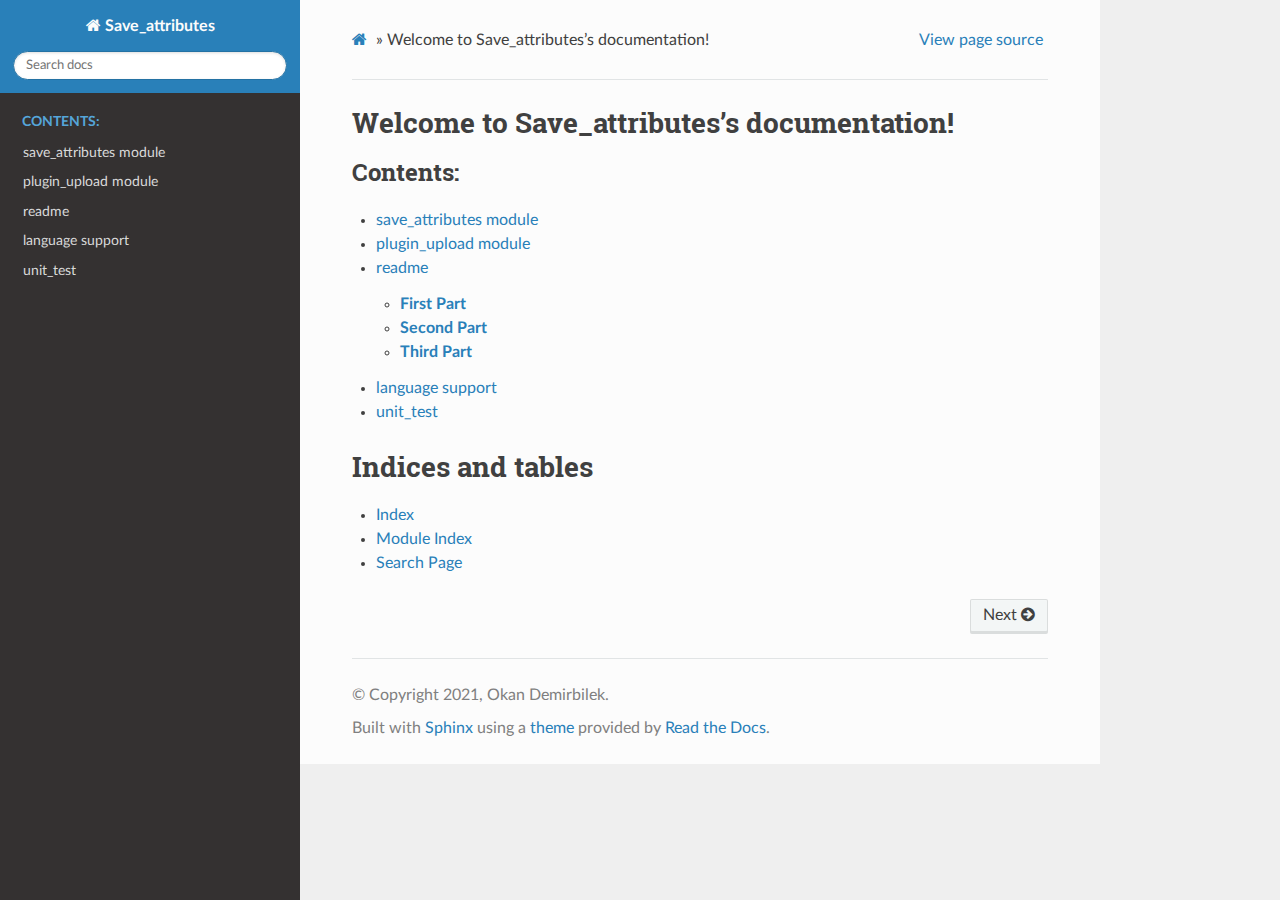
<file: index.html>
<!DOCTYPE html>
<html class="writer-html5" lang="en" >
<head>
  <meta charset="utf-8" />
  
  <meta name="viewport" content="width=device-width, initial-scale=1.0" />
  
  <title>Welcome to Save_attributes’s documentation! &mdash; Save_attributes 1.0.0 documentation</title>
  

  
  <link rel="stylesheet" href="_static/css/theme.css" type="text/css" />
  <link rel="stylesheet" href="_static/pygments.css" type="text/css" />

  
  

  
  

  

  
  <!--[if lt IE 9]>
    <script src="_static/js/html5shiv.min.js"></script>
  <![endif]-->
  
    
      <script type="text/javascript" id="documentation_options" data-url_root="./" src="_static/documentation_options.js"></script>
        <script src="_static/jquery.js"></script>
        <script src="_static/underscore.js"></script>
        <script src="_static/doctools.js"></script>
    
    <script type="text/javascript" src="_static/js/theme.js"></script>

    
    <link rel="index" title="Index" href="genindex.html" />
    <link rel="search" title="Search" href="search.html" />
    <link rel="next" title="save_attributes module" href="docs/save_attributes.html" /> 
</head>

<body class="wy-body-for-nav">

   
  <div class="wy-grid-for-nav">
    
    <nav data-toggle="wy-nav-shift" class="wy-nav-side">
      <div class="wy-side-scroll">
        <div class="wy-side-nav-search" >
          

          
            <a href="#" class="icon icon-home"> Save_attributes
          

          
          </a>

          
            
            
          

          
<div role="search">
  <form id="rtd-search-form" class="wy-form" action="search.html" method="get">
    <input type="text" name="q" placeholder="Search docs" />
    <input type="hidden" name="check_keywords" value="yes" />
    <input type="hidden" name="area" value="default" />
  </form>
</div>

          
        </div>

        
        <div class="wy-menu wy-menu-vertical" data-spy="affix" role="navigation" aria-label="main navigation">
          
            
            
              
            
            
              <p class="caption"><span class="caption-text">Contents:</span></p>
<ul>
<li class="toctree-l1"><a class="reference internal" href="docs/save_attributes.html">save_attributes module</a></li>
<li class="toctree-l1"><a class="reference internal" href="docs/plugin_upload.html">plugin_upload module</a></li>
<li class="toctree-l1"><a class="reference internal" href="Readme.html">readme</a></li>
<li class="toctree-l1"><a class="reference internal" href="language.html">language support</a></li>
<li class="toctree-l1"><a class="reference internal" href="unit_test.html">unit_test</a></li>
</ul>

            
          
        </div>
        
      </div>
    </nav>

    <section data-toggle="wy-nav-shift" class="wy-nav-content-wrap">

      
      <nav class="wy-nav-top" aria-label="top navigation">
        
          <i data-toggle="wy-nav-top" class="fa fa-bars"></i>
          <a href="#">Save_attributes</a>
        
      </nav>


      <div class="wy-nav-content">
        
        <div class="rst-content">
        
          

















<div role="navigation" aria-label="breadcrumbs navigation">

  <ul class="wy-breadcrumbs">
    
      <li><a href="#" class="icon icon-home"></a> &raquo;</li>
        
      <li>Welcome to Save_attributes’s documentation!</li>
    
    
      <li class="wy-breadcrumbs-aside">
        
          
            <a href="_sources/index.rst.txt" rel="nofollow"> View page source</a>
          
        
      </li>
    
  </ul>

  
  <hr/>
</div>
          <div role="main" class="document" itemscope="itemscope" itemtype="http://schema.org/Article">
           <div itemprop="articleBody">
            
  <div class="section" id="welcome-to-save-attributes-s-documentation">
<h1>Welcome to Save_attributes’s documentation!<a class="headerlink" href="#welcome-to-save-attributes-s-documentation" title="Permalink to this headline">¶</a></h1>
<div class="toctree-wrapper compound">
<p class="caption"><span class="caption-text">Contents:</span></p>
<ul>
<li class="toctree-l1"><a class="reference internal" href="docs/save_attributes.html">save_attributes module</a></li>
<li class="toctree-l1"><a class="reference internal" href="docs/plugin_upload.html">plugin_upload module</a></li>
<li class="toctree-l1"><a class="reference internal" href="Readme.html">readme</a><ul>
<li class="toctree-l2"><a class="reference internal" href="Readme.html#first-part"><strong>First Part</strong></a></li>
<li class="toctree-l2"><a class="reference internal" href="Readme.html#second-part"><strong>Second Part</strong></a></li>
<li class="toctree-l2"><a class="reference internal" href="Readme.html#third-part"><strong>Third Part</strong></a></li>
</ul>
</li>
<li class="toctree-l1"><a class="reference internal" href="language.html">language support</a></li>
<li class="toctree-l1"><a class="reference internal" href="unit_test.html">unit_test</a></li>
</ul>
</div>
</div>
<div class="section" id="indices-and-tables">
<h1>Indices and tables<a class="headerlink" href="#indices-and-tables" title="Permalink to this headline">¶</a></h1>
<ul class="simple">
<li><p><a class="reference internal" href="genindex.html"><span class="std std-ref">Index</span></a></p></li>
<li><p><a class="reference internal" href="py-modindex.html"><span class="std std-ref">Module Index</span></a></p></li>
<li><p><a class="reference internal" href="search.html"><span class="std std-ref">Search Page</span></a></p></li>
</ul>
</div>


           </div>
           
          </div>
          <footer>
    <div class="rst-footer-buttons" role="navigation" aria-label="footer navigation">
        <a href="docs/save_attributes.html" class="btn btn-neutral float-right" title="save_attributes module" accesskey="n" rel="next">Next <span class="fa fa-arrow-circle-right" aria-hidden="true"></span></a>
    </div>

  <hr/>

  <div role="contentinfo">
    <p>
        &#169; Copyright 2021, Okan Demirbilek.

    </p>
  </div>
    
    
    
    Built with <a href="https://www.sphinx-doc.org/">Sphinx</a> using a
    
    <a href="https://github.com/readthedocs/sphinx_rtd_theme">theme</a>
    
    provided by <a href="https://readthedocs.org">Read the Docs</a>. 

</footer>
        </div>
      </div>

    </section>

  </div>
  

  <script type="text/javascript">
      jQuery(function () {
          SphinxRtdTheme.Navigation.enable(true);
      });
  </script>

  
  
    
   

</body>
</html>
</file>
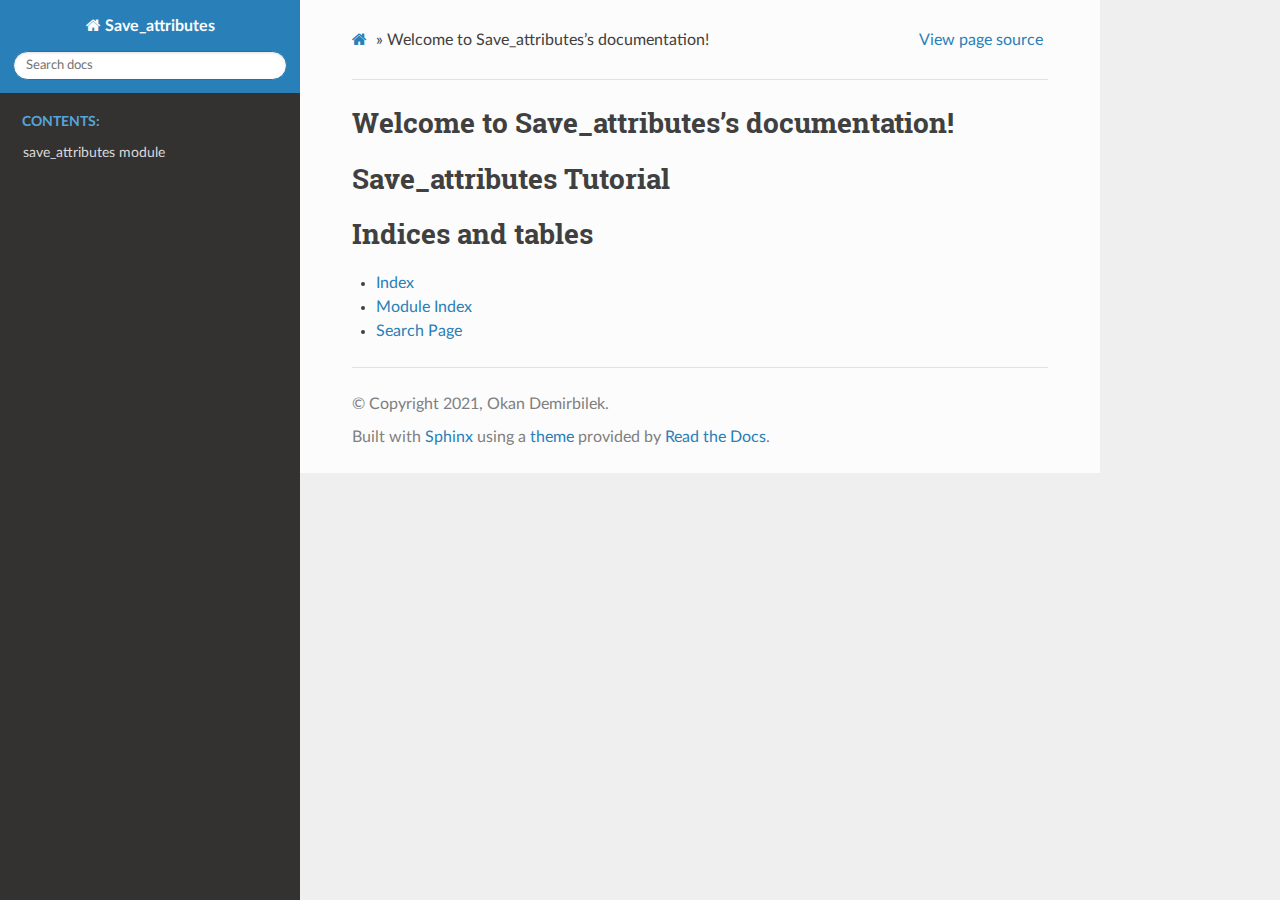
<file: readme/index.html>
<!DOCTYPE html>
<html class="writer-html5" lang="en" >
<head>
  <meta charset="utf-8" />
  
  <meta name="viewport" content="width=device-width, initial-scale=1.0" />
  
  <title>Welcome to Save_attributes’s documentation! &mdash; Save_attributes 1.0.0 documentation</title>
  

  
  <link rel="stylesheet" href="../_static/css/theme.css" type="text/css" />
  <link rel="stylesheet" href="../_static/pygments.css" type="text/css" />

  
  

  
  

  

  
  <!--[if lt IE 9]>
    <script src="../_static/js/html5shiv.min.js"></script>
  <![endif]-->
  
    
      <script type="text/javascript" id="documentation_options" data-url_root="../" src="../_static/documentation_options.js"></script>
        <script src="../_static/jquery.js"></script>
        <script src="../_static/underscore.js"></script>
        <script src="../_static/doctools.js"></script>
    
    <script type="text/javascript" src="../_static/js/theme.js"></script>

    
    <link rel="index" title="Index" href="../genindex.html" />
    <link rel="search" title="Search" href="../search.html" /> 
</head>

<body class="wy-body-for-nav">

   
  <div class="wy-grid-for-nav">
    
    <nav data-toggle="wy-nav-shift" class="wy-nav-side">
      <div class="wy-side-scroll">
        <div class="wy-side-nav-search" >
          

          
            <a href="../index.html" class="icon icon-home"> Save_attributes
          

          
          </a>

          
            
            
          

          
<div role="search">
  <form id="rtd-search-form" class="wy-form" action="../search.html" method="get">
    <input type="text" name="q" placeholder="Search docs" />
    <input type="hidden" name="check_keywords" value="yes" />
    <input type="hidden" name="area" value="default" />
  </form>
</div>

          
        </div>

        
        <div class="wy-menu wy-menu-vertical" data-spy="affix" role="navigation" aria-label="main navigation">
          
            
            
              
            
            
              <p class="caption"><span class="caption-text">Contents:</span></p>
<ul>
<li class="toctree-l1"><a class="reference internal" href="../docs/save_attributes.html">save_attributes module</a></li>
</ul>

            
          
        </div>
        
      </div>
    </nav>

    <section data-toggle="wy-nav-shift" class="wy-nav-content-wrap">

      
      <nav class="wy-nav-top" aria-label="top navigation">
        
          <i data-toggle="wy-nav-top" class="fa fa-bars"></i>
          <a href="../index.html">Save_attributes</a>
        
      </nav>


      <div class="wy-nav-content">
        
        <div class="rst-content">
        
          

















<div role="navigation" aria-label="breadcrumbs navigation">

  <ul class="wy-breadcrumbs">
    
      <li><a href="../index.html" class="icon icon-home"></a> &raquo;</li>
        
      <li>Welcome to Save_attributes’s documentation!</li>
    
    
      <li class="wy-breadcrumbs-aside">
        
          
            <a href="../_sources/readme/index.rst.txt" rel="nofollow"> View page source</a>
          
        
      </li>
    
  </ul>

  
  <hr/>
</div>
          <div role="main" class="document" itemscope="itemscope" itemtype="http://schema.org/Article">
           <div itemprop="articleBody">
            
  <div class="section" id="welcome-to-save-attributes-s-documentation">
<h1>Welcome to Save_attributes’s documentation!<a class="headerlink" href="#welcome-to-save-attributes-s-documentation" title="Permalink to this headline">¶</a></h1>
</div>
<div class="section" id="save-attributes-tutorial">
<h1>Save_attributes Tutorial<a class="headerlink" href="#save-attributes-tutorial" title="Permalink to this headline">¶</a></h1>
<div class="toctree-wrapper compound">
</div>
</div>
<div class="section" id="indices-and-tables">
<h1>Indices and tables<a class="headerlink" href="#indices-and-tables" title="Permalink to this headline">¶</a></h1>
<ul class="simple">
<li><p><a class="reference internal" href="../genindex.html"><span class="std std-ref">Index</span></a></p></li>
<li><p><a class="reference internal" href="../py-modindex.html"><span class="std std-ref">Module Index</span></a></p></li>
<li><p><a class="reference internal" href="../search.html"><span class="std std-ref">Search Page</span></a></p></li>
</ul>
</div>


           </div>
           
          </div>
          <footer>

  <hr/>

  <div role="contentinfo">
    <p>
        &#169; Copyright 2021, Okan Demirbilek.

    </p>
  </div>
    
    
    
    Built with <a href="https://www.sphinx-doc.org/">Sphinx</a> using a
    
    <a href="https://github.com/readthedocs/sphinx_rtd_theme">theme</a>
    
    provided by <a href="https://readthedocs.org">Read the Docs</a>. 

</footer>
        </div>
      </div>

    </section>

  </div>
  

  <script type="text/javascript">
      jQuery(function () {
          SphinxRtdTheme.Navigation.enable(true);
      });
  </script>

  
  
    
   

</body>
</html>
</file>
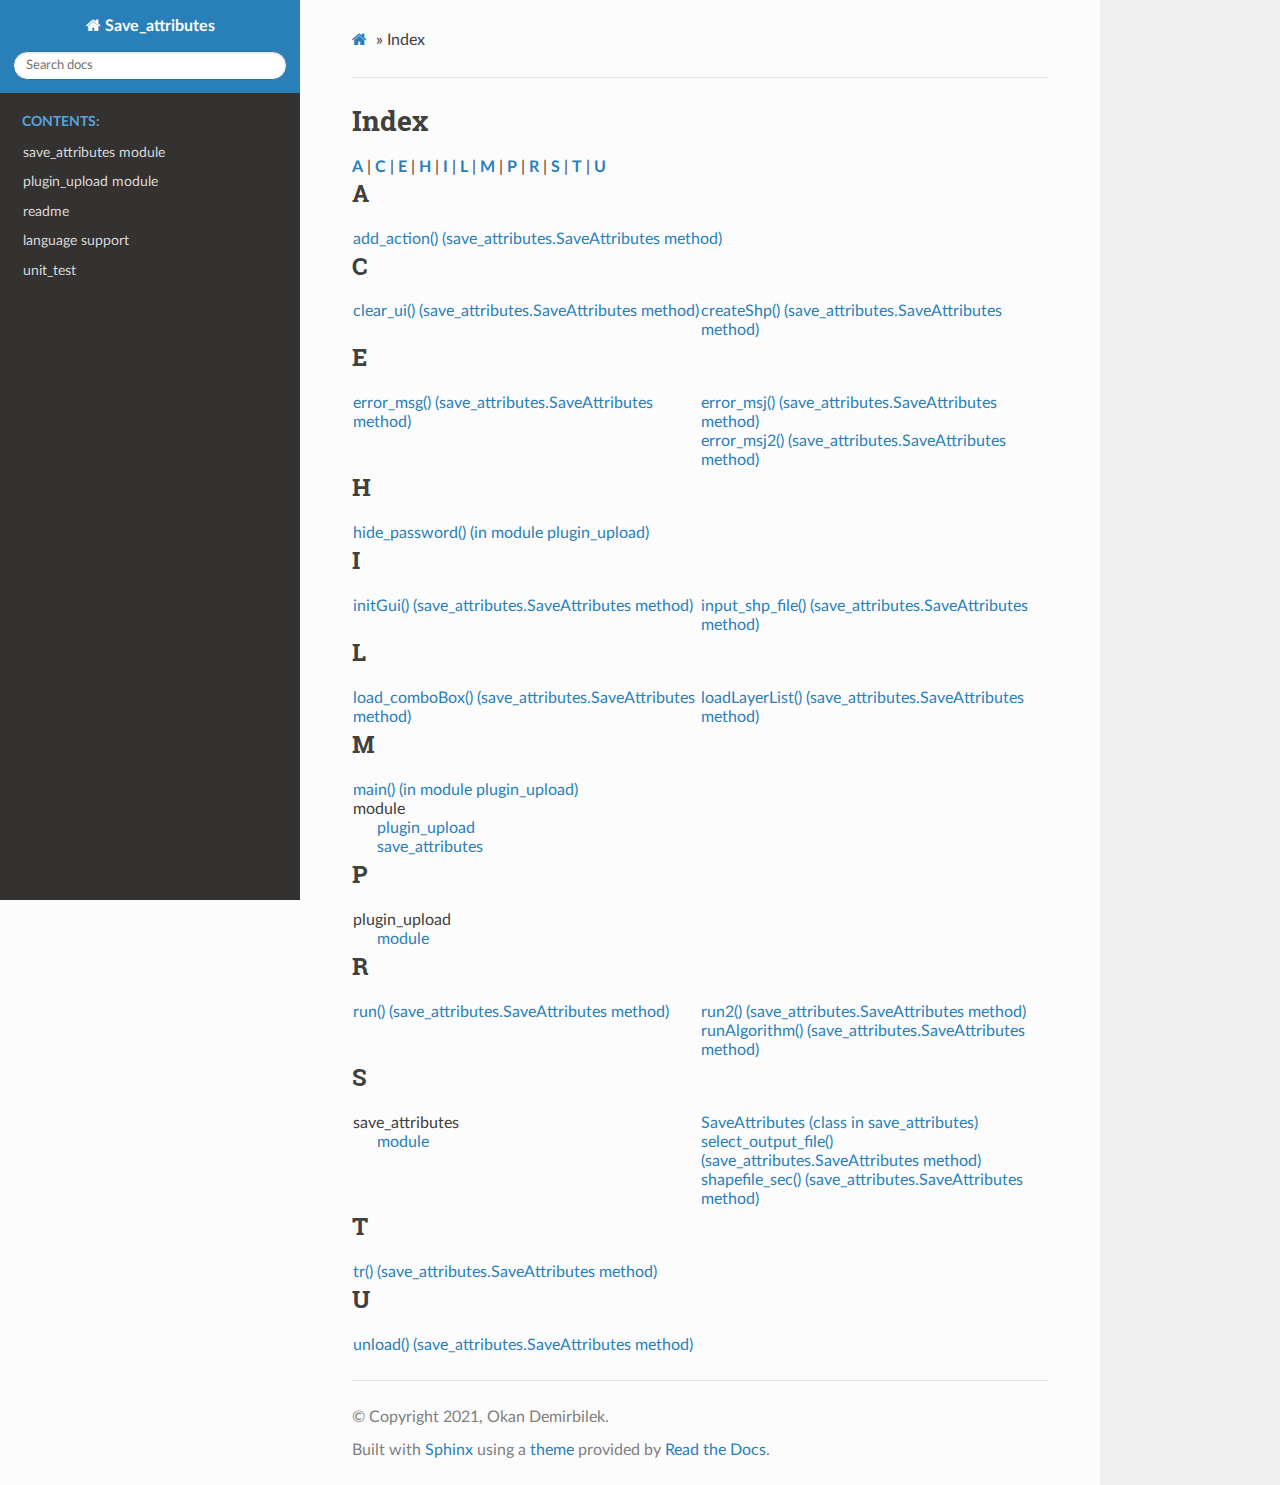
<file: genindex.html>
<!DOCTYPE html>
<html class="writer-html5" lang="en" >
<head>
  <meta charset="utf-8" />
  
  <meta name="viewport" content="width=device-width, initial-scale=1.0" />
  
  <title>Index &mdash; Save_attributes 1.0.0 documentation</title>
  

  
  <link rel="stylesheet" href="_static/css/theme.css" type="text/css" />
  <link rel="stylesheet" href="_static/pygments.css" type="text/css" />

  
  

  
  

  

  
  <!--[if lt IE 9]>
    <script src="_static/js/html5shiv.min.js"></script>
  <![endif]-->
  
    
      <script type="text/javascript" id="documentation_options" data-url_root="./" src="_static/documentation_options.js"></script>
        <script src="_static/jquery.js"></script>
        <script src="_static/underscore.js"></script>
        <script src="_static/doctools.js"></script>
    
    <script type="text/javascript" src="_static/js/theme.js"></script>

    
    <link rel="index" title="Index" href="#" />
    <link rel="search" title="Search" href="search.html" /> 
</head>

<body class="wy-body-for-nav">

   
  <div class="wy-grid-for-nav">
    
    <nav data-toggle="wy-nav-shift" class="wy-nav-side">
      <div class="wy-side-scroll">
        <div class="wy-side-nav-search" >
          

          
            <a href="index.html" class="icon icon-home"> Save_attributes
          

          
          </a>

          
            
            
          

          
<div role="search">
  <form id="rtd-search-form" class="wy-form" action="search.html" method="get">
    <input type="text" name="q" placeholder="Search docs" />
    <input type="hidden" name="check_keywords" value="yes" />
    <input type="hidden" name="area" value="default" />
  </form>
</div>

          
        </div>

        
        <div class="wy-menu wy-menu-vertical" data-spy="affix" role="navigation" aria-label="main navigation">
          
            
            
              
            
            
              <p class="caption"><span class="caption-text">Contents:</span></p>
<ul>
<li class="toctree-l1"><a class="reference internal" href="docs/save_attributes.html">save_attributes module</a></li>
<li class="toctree-l1"><a class="reference internal" href="docs/plugin_upload.html">plugin_upload module</a></li>
<li class="toctree-l1"><a class="reference internal" href="Readme.html">readme</a></li>
<li class="toctree-l1"><a class="reference internal" href="language.html">language support</a></li>
<li class="toctree-l1"><a class="reference internal" href="unit_test.html">unit_test</a></li>
</ul>

            
          
        </div>
        
      </div>
    </nav>

    <section data-toggle="wy-nav-shift" class="wy-nav-content-wrap">

      
      <nav class="wy-nav-top" aria-label="top navigation">
        
          <i data-toggle="wy-nav-top" class="fa fa-bars"></i>
          <a href="index.html">Save_attributes</a>
        
      </nav>


      <div class="wy-nav-content">
        
        <div class="rst-content">
        
          

















<div role="navigation" aria-label="breadcrumbs navigation">

  <ul class="wy-breadcrumbs">
    
      <li><a href="index.html" class="icon icon-home"></a> &raquo;</li>
        
      <li>Index</li>
    
    
      <li class="wy-breadcrumbs-aside">
        
          
        
      </li>
    
  </ul>

  
  <hr/>
</div>
          <div role="main" class="document" itemscope="itemscope" itemtype="http://schema.org/Article">
           <div itemprop="articleBody">
            

<h1 id="index">Index</h1>

<div class="genindex-jumpbox">
 <a href="#A"><strong>A</strong></a>
 | <a href="#C"><strong>C</strong></a>
 | <a href="#E"><strong>E</strong></a>
 | <a href="#H"><strong>H</strong></a>
 | <a href="#I"><strong>I</strong></a>
 | <a href="#L"><strong>L</strong></a>
 | <a href="#M"><strong>M</strong></a>
 | <a href="#P"><strong>P</strong></a>
 | <a href="#R"><strong>R</strong></a>
 | <a href="#S"><strong>S</strong></a>
 | <a href="#T"><strong>T</strong></a>
 | <a href="#U"><strong>U</strong></a>
 
</div>
<h2 id="A">A</h2>
<table style="width: 100%" class="indextable genindextable"><tr>
  <td style="width: 33%; vertical-align: top;"><ul>
      <li><a href="docs/save_attributes.html#save_attributes.SaveAttributes.add_action">add_action() (save_attributes.SaveAttributes method)</a>
</li>
  </ul></td>
</tr></table>

<h2 id="C">C</h2>
<table style="width: 100%" class="indextable genindextable"><tr>
  <td style="width: 33%; vertical-align: top;"><ul>
      <li><a href="docs/save_attributes.html#save_attributes.SaveAttributes.clear_ui">clear_ui() (save_attributes.SaveAttributes method)</a>
</li>
  </ul></td>
  <td style="width: 33%; vertical-align: top;"><ul>
      <li><a href="docs/save_attributes.html#save_attributes.SaveAttributes.createShp">createShp() (save_attributes.SaveAttributes method)</a>
</li>
  </ul></td>
</tr></table>

<h2 id="E">E</h2>
<table style="width: 100%" class="indextable genindextable"><tr>
  <td style="width: 33%; vertical-align: top;"><ul>
      <li><a href="docs/save_attributes.html#save_attributes.SaveAttributes.error_msg">error_msg() (save_attributes.SaveAttributes method)</a>
</li>
  </ul></td>
  <td style="width: 33%; vertical-align: top;"><ul>
      <li><a href="docs/save_attributes.html#save_attributes.SaveAttributes.error_msj">error_msj() (save_attributes.SaveAttributes method)</a>
</li>
      <li><a href="docs/save_attributes.html#save_attributes.SaveAttributes.error_msj2">error_msj2() (save_attributes.SaveAttributes method)</a>
</li>
  </ul></td>
</tr></table>

<h2 id="H">H</h2>
<table style="width: 100%" class="indextable genindextable"><tr>
  <td style="width: 33%; vertical-align: top;"><ul>
      <li><a href="docs/plugin_upload.html#plugin_upload.hide_password">hide_password() (in module plugin_upload)</a>
</li>
  </ul></td>
</tr></table>

<h2 id="I">I</h2>
<table style="width: 100%" class="indextable genindextable"><tr>
  <td style="width: 33%; vertical-align: top;"><ul>
      <li><a href="docs/save_attributes.html#save_attributes.SaveAttributes.initGui">initGui() (save_attributes.SaveAttributes method)</a>
</li>
  </ul></td>
  <td style="width: 33%; vertical-align: top;"><ul>
      <li><a href="docs/save_attributes.html#save_attributes.SaveAttributes.input_shp_file">input_shp_file() (save_attributes.SaveAttributes method)</a>
</li>
  </ul></td>
</tr></table>

<h2 id="L">L</h2>
<table style="width: 100%" class="indextable genindextable"><tr>
  <td style="width: 33%; vertical-align: top;"><ul>
      <li><a href="docs/save_attributes.html#save_attributes.SaveAttributes.load_comboBox">load_comboBox() (save_attributes.SaveAttributes method)</a>
</li>
  </ul></td>
  <td style="width: 33%; vertical-align: top;"><ul>
      <li><a href="docs/save_attributes.html#save_attributes.SaveAttributes.loadLayerList">loadLayerList() (save_attributes.SaveAttributes method)</a>
</li>
  </ul></td>
</tr></table>

<h2 id="M">M</h2>
<table style="width: 100%" class="indextable genindextable"><tr>
  <td style="width: 33%; vertical-align: top;"><ul>
      <li><a href="docs/plugin_upload.html#plugin_upload.main">main() (in module plugin_upload)</a>
</li>
      <li>
    module

      <ul>
        <li><a href="docs/plugin_upload.html#module-plugin_upload">plugin_upload</a>
</li>
        <li><a href="docs/save_attributes.html#module-save_attributes">save_attributes</a>
</li>
      </ul></li>
  </ul></td>
</tr></table>

<h2 id="P">P</h2>
<table style="width: 100%" class="indextable genindextable"><tr>
  <td style="width: 33%; vertical-align: top;"><ul>
      <li>
    plugin_upload

      <ul>
        <li><a href="docs/plugin_upload.html#module-plugin_upload">module</a>
</li>
      </ul></li>
  </ul></td>
</tr></table>

<h2 id="R">R</h2>
<table style="width: 100%" class="indextable genindextable"><tr>
  <td style="width: 33%; vertical-align: top;"><ul>
      <li><a href="docs/save_attributes.html#save_attributes.SaveAttributes.run">run() (save_attributes.SaveAttributes method)</a>
</li>
  </ul></td>
  <td style="width: 33%; vertical-align: top;"><ul>
      <li><a href="docs/save_attributes.html#save_attributes.SaveAttributes.run2">run2() (save_attributes.SaveAttributes method)</a>
</li>
      <li><a href="docs/save_attributes.html#save_attributes.SaveAttributes.runAlgorithm">runAlgorithm() (save_attributes.SaveAttributes method)</a>
</li>
  </ul></td>
</tr></table>

<h2 id="S">S</h2>
<table style="width: 100%" class="indextable genindextable"><tr>
  <td style="width: 33%; vertical-align: top;"><ul>
      <li>
    save_attributes

      <ul>
        <li><a href="docs/save_attributes.html#module-save_attributes">module</a>
</li>
      </ul></li>
  </ul></td>
  <td style="width: 33%; vertical-align: top;"><ul>
      <li><a href="docs/save_attributes.html#save_attributes.SaveAttributes">SaveAttributes (class in save_attributes)</a>
</li>
      <li><a href="docs/save_attributes.html#save_attributes.SaveAttributes.select_output_file">select_output_file() (save_attributes.SaveAttributes method)</a>
</li>
      <li><a href="docs/save_attributes.html#save_attributes.SaveAttributes.shapefile_sec">shapefile_sec() (save_attributes.SaveAttributes method)</a>
</li>
  </ul></td>
</tr></table>

<h2 id="T">T</h2>
<table style="width: 100%" class="indextable genindextable"><tr>
  <td style="width: 33%; vertical-align: top;"><ul>
      <li><a href="docs/save_attributes.html#save_attributes.SaveAttributes.tr">tr() (save_attributes.SaveAttributes method)</a>
</li>
  </ul></td>
</tr></table>

<h2 id="U">U</h2>
<table style="width: 100%" class="indextable genindextable"><tr>
  <td style="width: 33%; vertical-align: top;"><ul>
      <li><a href="docs/save_attributes.html#save_attributes.SaveAttributes.unload">unload() (save_attributes.SaveAttributes method)</a>
</li>
  </ul></td>
</tr></table>



           </div>
           
          </div>
          <footer>

  <hr/>

  <div role="contentinfo">
    <p>
        &#169; Copyright 2021, Okan Demirbilek.

    </p>
  </div>
    
    
    
    Built with <a href="https://www.sphinx-doc.org/">Sphinx</a> using a
    
    <a href="https://github.com/readthedocs/sphinx_rtd_theme">theme</a>
    
    provided by <a href="https://readthedocs.org">Read the Docs</a>. 

</footer>
        </div>
      </div>

    </section>

  </div>
  

  <script type="text/javascript">
      jQuery(function () {
          SphinxRtdTheme.Navigation.enable(true);
      });
  </script>

  
  
    
   

</body>
</html>
</file>
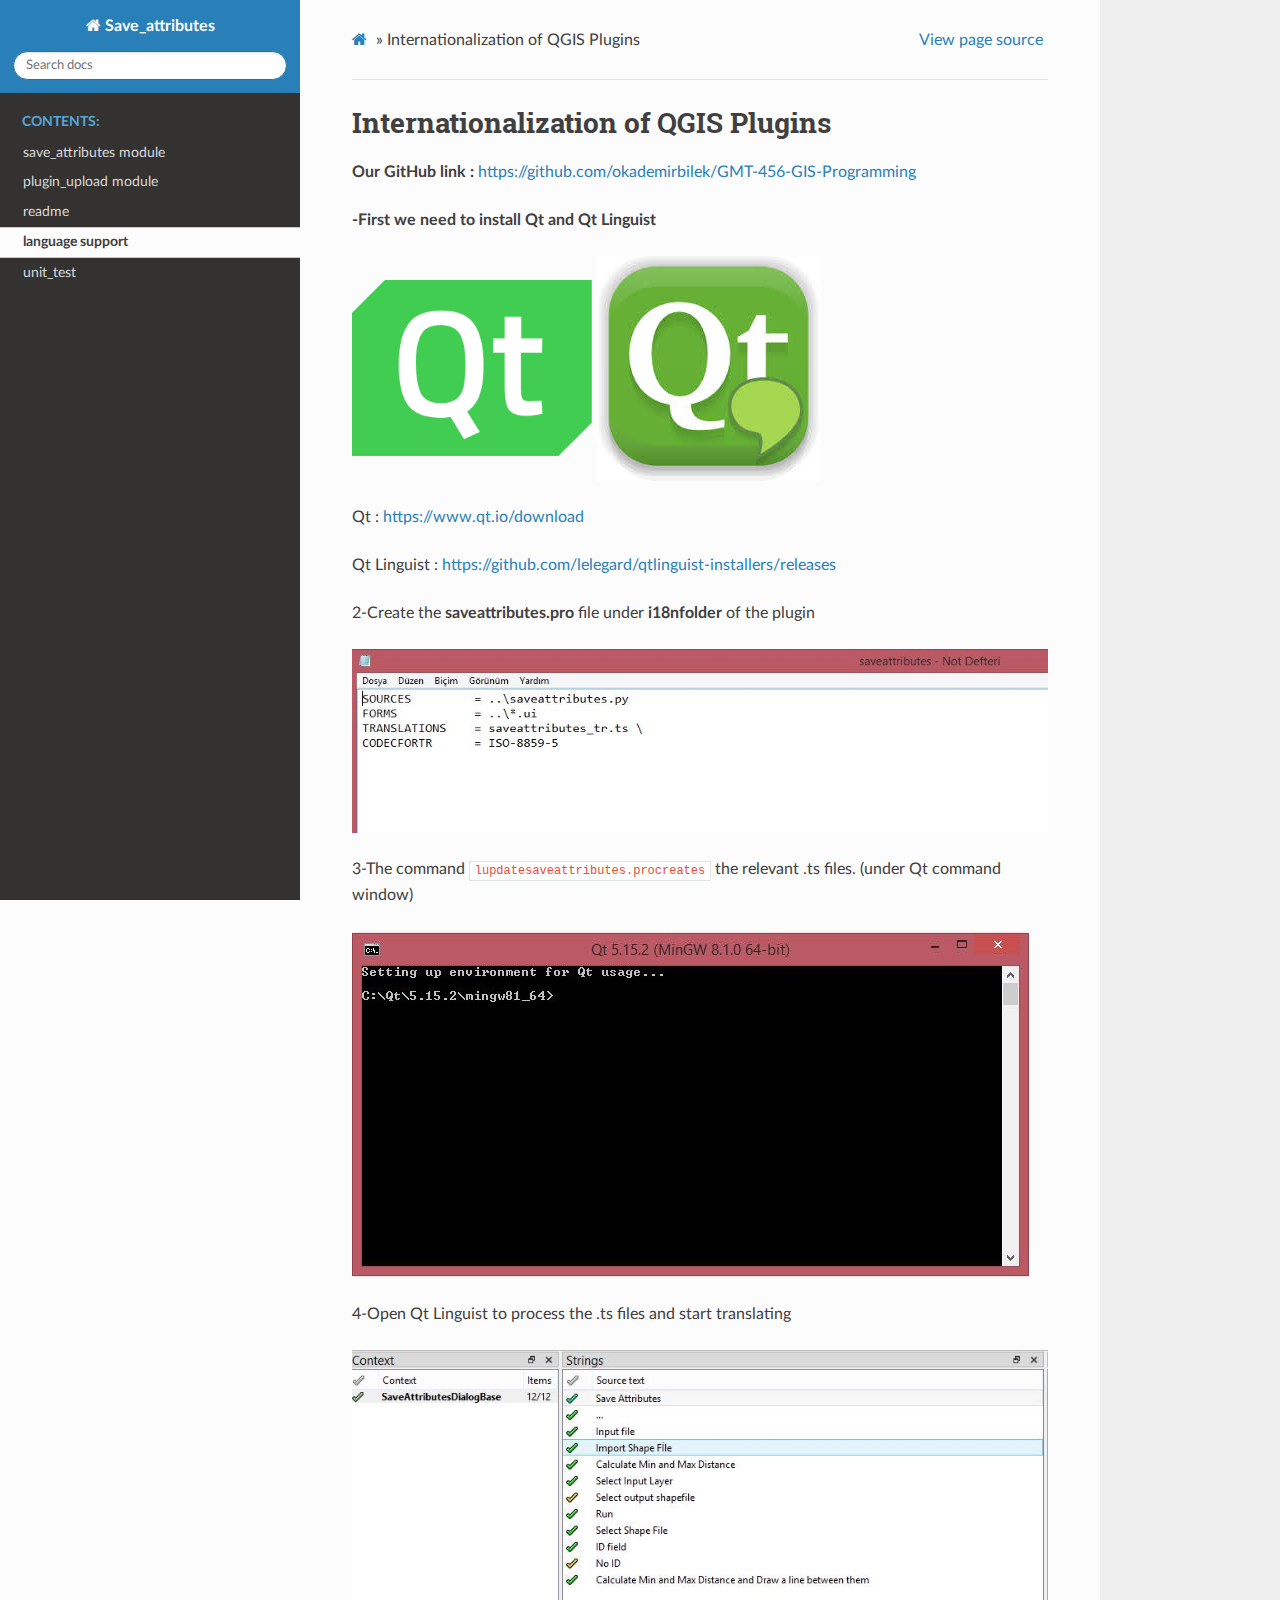
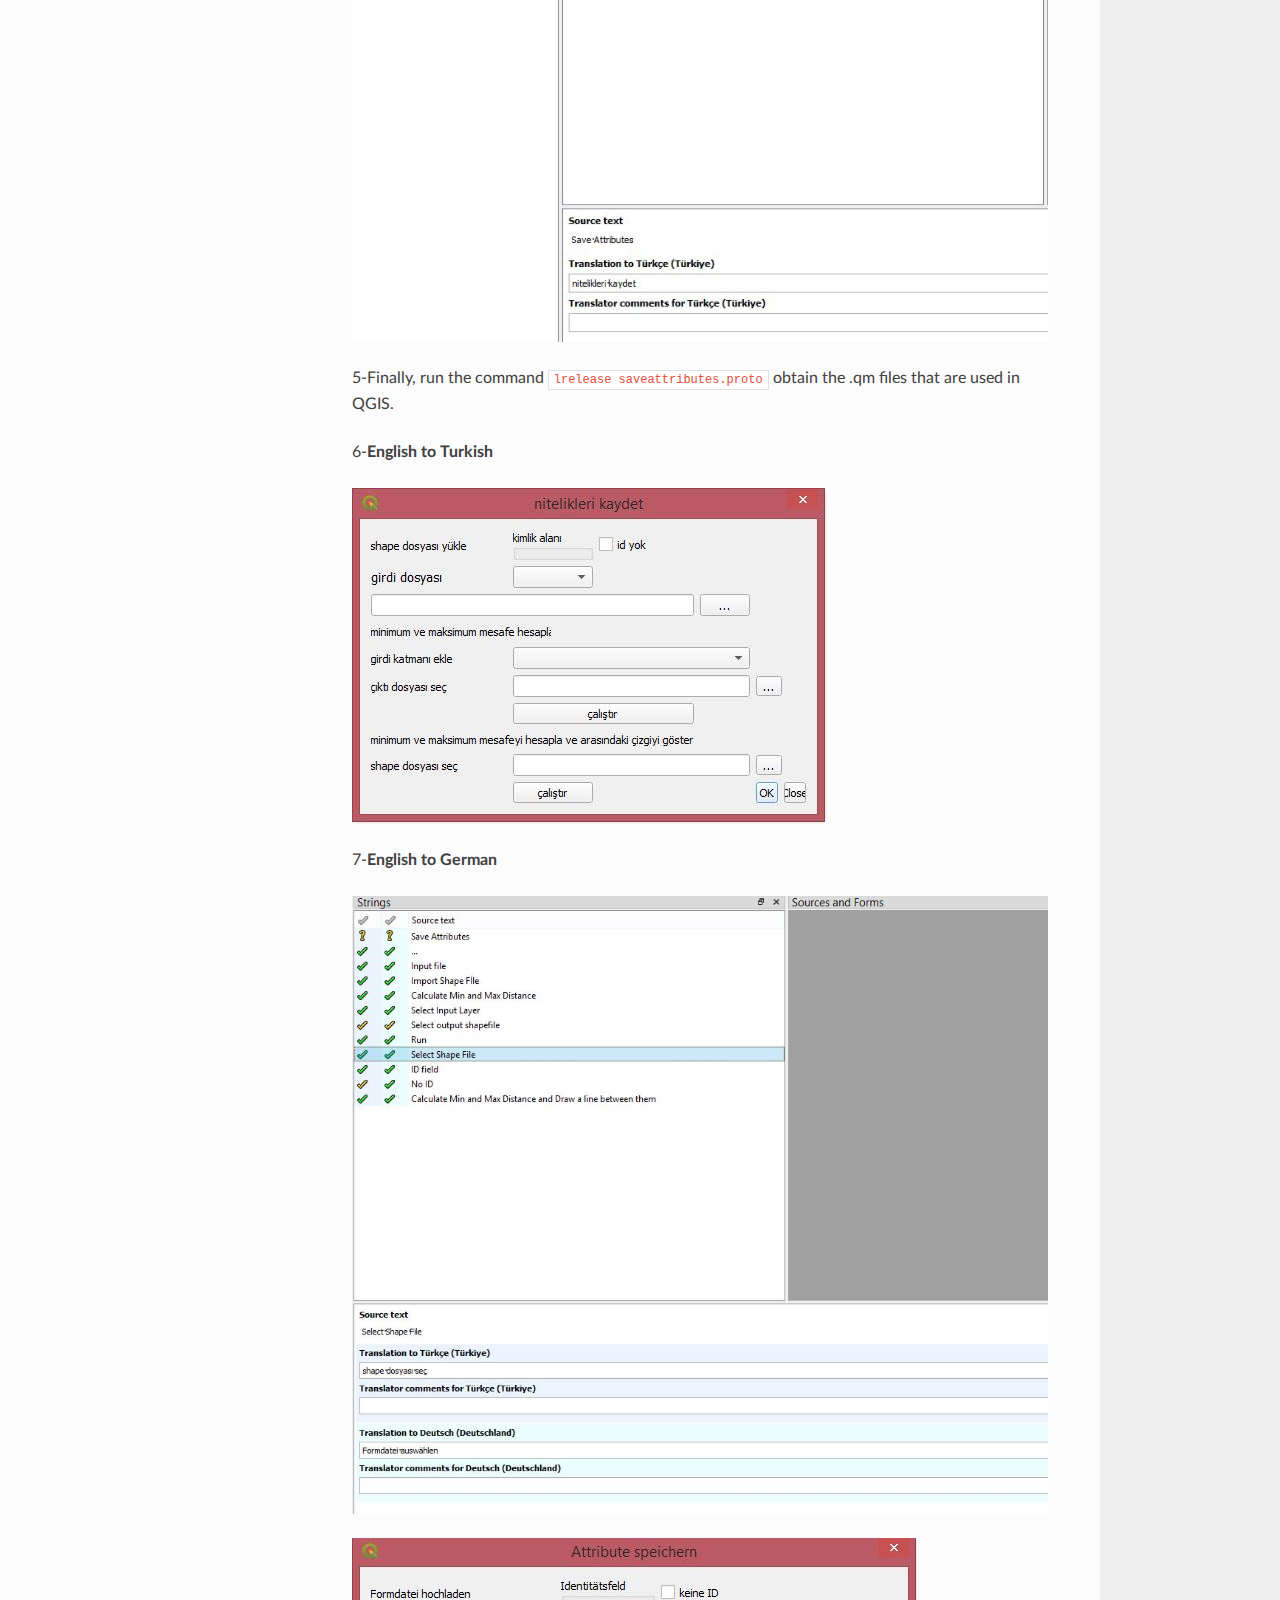
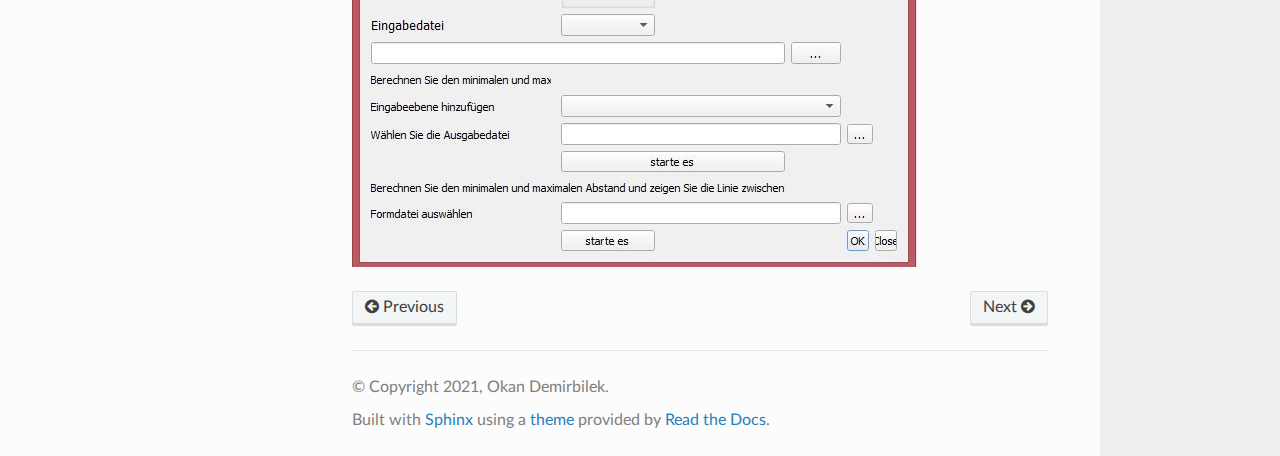
<file: language.html>
<!DOCTYPE html>
<html class="writer-html5" lang="en" >
<head>
  <meta charset="utf-8" />
  
  <meta name="viewport" content="width=device-width, initial-scale=1.0" />
  
  <title>Internationalization of QGIS Plugins &mdash; Save_attributes 1.0.0 documentation</title>
  

  
  <link rel="stylesheet" href="_static/css/theme.css" type="text/css" />
  <link rel="stylesheet" href="_static/pygments.css" type="text/css" />

  
  

  
  

  

  
  <!--[if lt IE 9]>
    <script src="_static/js/html5shiv.min.js"></script>
  <![endif]-->
  
    
      <script type="text/javascript" id="documentation_options" data-url_root="./" src="_static/documentation_options.js"></script>
        <script src="_static/jquery.js"></script>
        <script src="_static/underscore.js"></script>
        <script src="_static/doctools.js"></script>
    
    <script type="text/javascript" src="_static/js/theme.js"></script>

    
    <link rel="index" title="Index" href="genindex.html" />
    <link rel="search" title="Search" href="search.html" />
    <link rel="next" title="Unit Test of Save_attributes Plugin" href="unit_test.html" />
    <link rel="prev" title="Save_attributes Tutorial" href="Readme.html" /> 
</head>

<body class="wy-body-for-nav">

   
  <div class="wy-grid-for-nav">
    
    <nav data-toggle="wy-nav-shift" class="wy-nav-side">
      <div class="wy-side-scroll">
        <div class="wy-side-nav-search" >
          

          
            <a href="index.html" class="icon icon-home"> Save_attributes
          

          
          </a>

          
            
            
          

          
<div role="search">
  <form id="rtd-search-form" class="wy-form" action="search.html" method="get">
    <input type="text" name="q" placeholder="Search docs" />
    <input type="hidden" name="check_keywords" value="yes" />
    <input type="hidden" name="area" value="default" />
  </form>
</div>

          
        </div>

        
        <div class="wy-menu wy-menu-vertical" data-spy="affix" role="navigation" aria-label="main navigation">
          
            
            
              
            
            
              <p class="caption"><span class="caption-text">Contents:</span></p>
<ul class="current">
<li class="toctree-l1"><a class="reference internal" href="docs/save_attributes.html">save_attributes module</a></li>
<li class="toctree-l1"><a class="reference internal" href="docs/plugin_upload.html">plugin_upload module</a></li>
<li class="toctree-l1"><a class="reference internal" href="Readme.html">readme</a></li>
<li class="toctree-l1 current"><a class="current reference internal" href="#">language support</a></li>
<li class="toctree-l1"><a class="reference internal" href="unit_test.html">unit_test</a></li>
</ul>

            
          
        </div>
        
      </div>
    </nav>

    <section data-toggle="wy-nav-shift" class="wy-nav-content-wrap">

      
      <nav class="wy-nav-top" aria-label="top navigation">
        
          <i data-toggle="wy-nav-top" class="fa fa-bars"></i>
          <a href="index.html">Save_attributes</a>
        
      </nav>


      <div class="wy-nav-content">
        
        <div class="rst-content">
        
          

















<div role="navigation" aria-label="breadcrumbs navigation">

  <ul class="wy-breadcrumbs">
    
      <li><a href="index.html" class="icon icon-home"></a> &raquo;</li>
        
      <li>Internationalization of QGIS Plugins</li>
    
    
      <li class="wy-breadcrumbs-aside">
        
          
            <a href="_sources/language.rst.txt" rel="nofollow"> View page source</a>
          
        
      </li>
    
  </ul>

  
  <hr/>
</div>
          <div role="main" class="document" itemscope="itemscope" itemtype="http://schema.org/Article">
           <div itemprop="articleBody">
            
  <div class="section" id="internationalization-of-qgis-plugins">
<h1>Internationalization of QGIS Plugins<a class="headerlink" href="#internationalization-of-qgis-plugins" title="Permalink to this headline">¶</a></h1>
<p><strong>Our GitHub link :</strong>
<a class="reference external" href="https://github.com/okademirbilek/GMT-456-GIS-Programming">https://github.com/okademirbilek/GMT-456-GIS-Programming</a></p>
<p><strong>-First we need to install Qt and Qt Linguist</strong></p>
<a class="reference internal image-reference" href="_images/Qt_logo.png"><img alt="_images/Qt_logo.png" src="_images/Qt_logo.png" style="width: 240px;" /></a>
<img alt="_images/qtlin.jpg" src="_images/qtlin.jpg" />
<p>Qt : <a class="reference external" href="https://www.qt.io/download">https://www.qt.io/download</a></p>
<p>Qt Linguist : <a class="reference external" href="https://github.com/lelegard/qtlinguist-installers/releases">https://github.com/lelegard/qtlinguist-installers/releases</a></p>
<p>2-Create the <strong>saveattributes.pro</strong> file under <strong>i18nfolder</strong> of the plugin</p>
<img alt="_images/ss1.jpg" src="_images/ss1.jpg" />
<p>3-The command <code class="docutils literal notranslate"><span class="pre">lupdatesaveattributes.procreates</span></code> the relevant .ts files. (under Qt command window)</p>
<img alt="_images/ss3.jpg" src="_images/ss3.jpg" />
<p>4-Open Qt Linguist to process the .ts files and start translating</p>
<img alt="_images/ss2.jpg" src="_images/ss2.jpg" />
<p>5-Finally, run the command <code class="docutils literal notranslate"><span class="pre">lrelease</span> <span class="pre">saveattributes.proto</span></code> obtain the .qm files that are used in QGIS.</p>
<p>6-<strong>English to Turkish</strong></p>
<img alt="_images/qgiss.jpg" src="_images/qgiss.jpg" />
<p>7-<strong>English to German</strong></p>
<img alt="_images/dess.jpg" src="_images/dess.jpg" />
<img alt="_images/almancass.jpg" src="_images/almancass.jpg" />
</div>


           </div>
           
          </div>
          <footer>
    <div class="rst-footer-buttons" role="navigation" aria-label="footer navigation">
        <a href="unit_test.html" class="btn btn-neutral float-right" title="Unit Test of Save_attributes Plugin" accesskey="n" rel="next">Next <span class="fa fa-arrow-circle-right" aria-hidden="true"></span></a>
        <a href="Readme.html" class="btn btn-neutral float-left" title="Save_attributes Tutorial" accesskey="p" rel="prev"><span class="fa fa-arrow-circle-left" aria-hidden="true"></span> Previous</a>
    </div>

  <hr/>

  <div role="contentinfo">
    <p>
        &#169; Copyright 2021, Okan Demirbilek.

    </p>
  </div>
    
    
    
    Built with <a href="https://www.sphinx-doc.org/">Sphinx</a> using a
    
    <a href="https://github.com/readthedocs/sphinx_rtd_theme">theme</a>
    
    provided by <a href="https://readthedocs.org">Read the Docs</a>. 

</footer>
        </div>
      </div>

    </section>

  </div>
  

  <script type="text/javascript">
      jQuery(function () {
          SphinxRtdTheme.Navigation.enable(true);
      });
  </script>

  
  
    
   

</body>
</html>
</file>
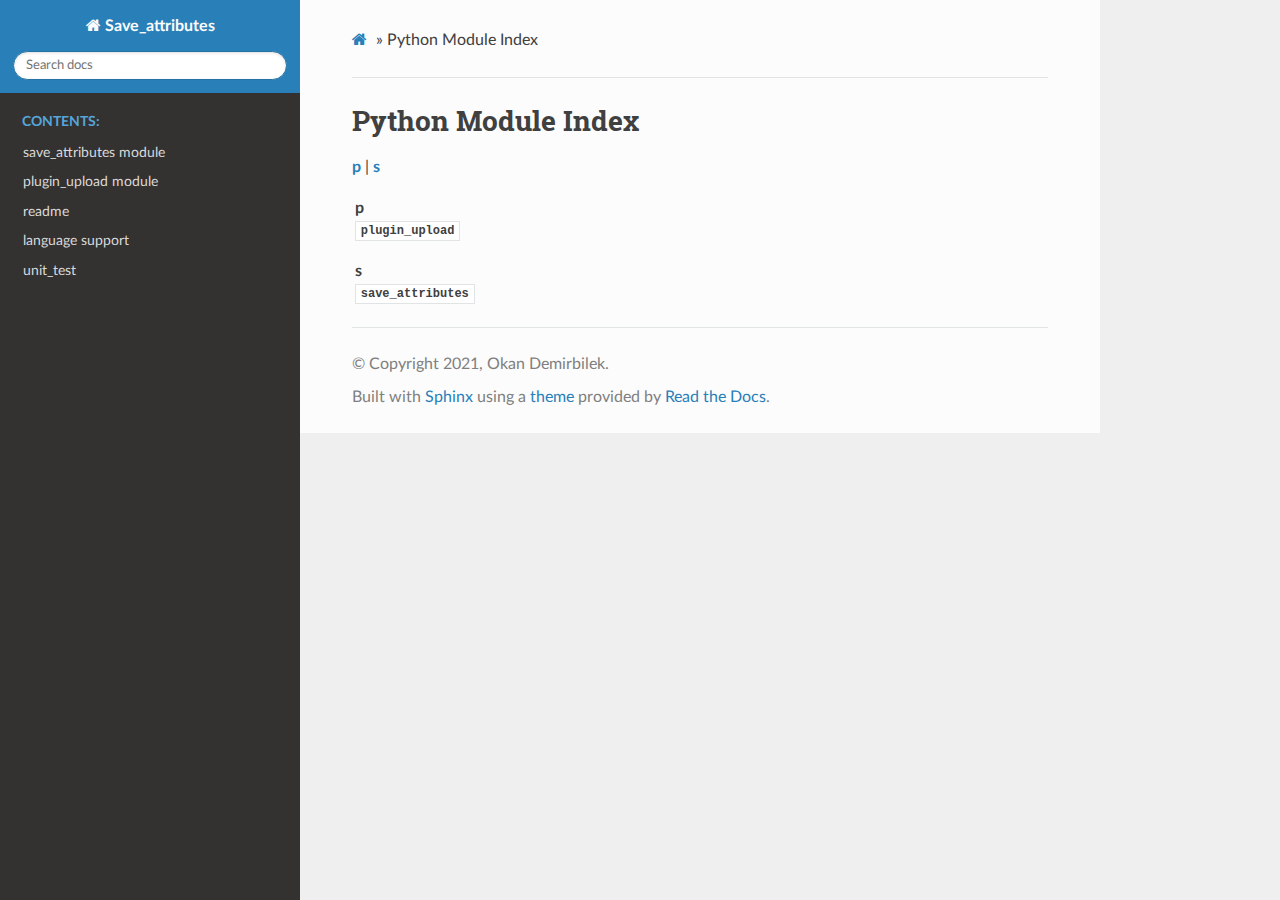
<file: py-modindex.html>
<!DOCTYPE html>
<html class="writer-html5" lang="en" >
<head>
  <meta charset="utf-8" />
  
  <meta name="viewport" content="width=device-width, initial-scale=1.0" />
  
  <title>Python Module Index &mdash; Save_attributes 1.0.0 documentation</title>
  

  
  <link rel="stylesheet" href="_static/css/theme.css" type="text/css" />
  <link rel="stylesheet" href="_static/pygments.css" type="text/css" />

  
  

  
  

  

  
  <!--[if lt IE 9]>
    <script src="_static/js/html5shiv.min.js"></script>
  <![endif]-->
  
    
      <script type="text/javascript" id="documentation_options" data-url_root="./" src="_static/documentation_options.js"></script>
        <script src="_static/jquery.js"></script>
        <script src="_static/underscore.js"></script>
        <script src="_static/doctools.js"></script>
    
    <script type="text/javascript" src="_static/js/theme.js"></script>

    
    <link rel="index" title="Index" href="genindex.html" />
    <link rel="search" title="Search" href="search.html" />
 

    <script>
      DOCUMENTATION_OPTIONS.COLLAPSE_INDEX = true;
    </script>


</head>

<body class="wy-body-for-nav">

   
  <div class="wy-grid-for-nav">
    
    <nav data-toggle="wy-nav-shift" class="wy-nav-side">
      <div class="wy-side-scroll">
        <div class="wy-side-nav-search" >
          

          
            <a href="index.html" class="icon icon-home"> Save_attributes
          

          
          </a>

          
            
            
          

          
<div role="search">
  <form id="rtd-search-form" class="wy-form" action="search.html" method="get">
    <input type="text" name="q" placeholder="Search docs" />
    <input type="hidden" name="check_keywords" value="yes" />
    <input type="hidden" name="area" value="default" />
  </form>
</div>

          
        </div>

        
        <div class="wy-menu wy-menu-vertical" data-spy="affix" role="navigation" aria-label="main navigation">
          
            
            
              
            
            
              <p class="caption"><span class="caption-text">Contents:</span></p>
<ul>
<li class="toctree-l1"><a class="reference internal" href="docs/save_attributes.html">save_attributes module</a></li>
<li class="toctree-l1"><a class="reference internal" href="docs/plugin_upload.html">plugin_upload module</a></li>
<li class="toctree-l1"><a class="reference internal" href="Readme.html">readme</a></li>
<li class="toctree-l1"><a class="reference internal" href="language.html">language support</a></li>
<li class="toctree-l1"><a class="reference internal" href="unit_test.html">unit_test</a></li>
</ul>

            
          
        </div>
        
      </div>
    </nav>

    <section data-toggle="wy-nav-shift" class="wy-nav-content-wrap">

      
      <nav class="wy-nav-top" aria-label="top navigation">
        
          <i data-toggle="wy-nav-top" class="fa fa-bars"></i>
          <a href="index.html">Save_attributes</a>
        
      </nav>


      <div class="wy-nav-content">
        
        <div class="rst-content">
        
          

















<div role="navigation" aria-label="breadcrumbs navigation">

  <ul class="wy-breadcrumbs">
    
      <li><a href="index.html" class="icon icon-home"></a> &raquo;</li>
        
      <li>Python Module Index</li>
    
    
      <li class="wy-breadcrumbs-aside">
        
      </li>
    
  </ul>

  
  <hr/>
</div>
          <div role="main" class="document" itemscope="itemscope" itemtype="http://schema.org/Article">
           <div itemprop="articleBody">
            

   <h1>Python Module Index</h1>

   <div class="modindex-jumpbox">
   <a href="#cap-p"><strong>p</strong></a> | 
   <a href="#cap-s"><strong>s</strong></a>
   </div>

   <table class="indextable modindextable">
     <tr class="pcap"><td></td><td>&#160;</td><td></td></tr>
     <tr class="cap" id="cap-p"><td></td><td>
       <strong>p</strong></td><td></td></tr>
     <tr>
       <td></td>
       <td>
       <a href="docs/plugin_upload.html#module-plugin_upload"><code class="xref">plugin_upload</code></a></td><td>
       <em></em></td></tr>
     <tr class="pcap"><td></td><td>&#160;</td><td></td></tr>
     <tr class="cap" id="cap-s"><td></td><td>
       <strong>s</strong></td><td></td></tr>
     <tr>
       <td></td>
       <td>
       <a href="docs/save_attributes.html#module-save_attributes"><code class="xref">save_attributes</code></a></td><td>
       <em></em></td></tr>
   </table>


           </div>
           
          </div>
          <footer>

  <hr/>

  <div role="contentinfo">
    <p>
        &#169; Copyright 2021, Okan Demirbilek.

    </p>
  </div>
    
    
    
    Built with <a href="https://www.sphinx-doc.org/">Sphinx</a> using a
    
    <a href="https://github.com/readthedocs/sphinx_rtd_theme">theme</a>
    
    provided by <a href="https://readthedocs.org">Read the Docs</a>. 

</footer>
        </div>
      </div>

    </section>

  </div>
  

  <script type="text/javascript">
      jQuery(function () {
          SphinxRtdTheme.Navigation.enable(true);
      });
  </script>

  
  
    
   

</body>
</html>
</file>
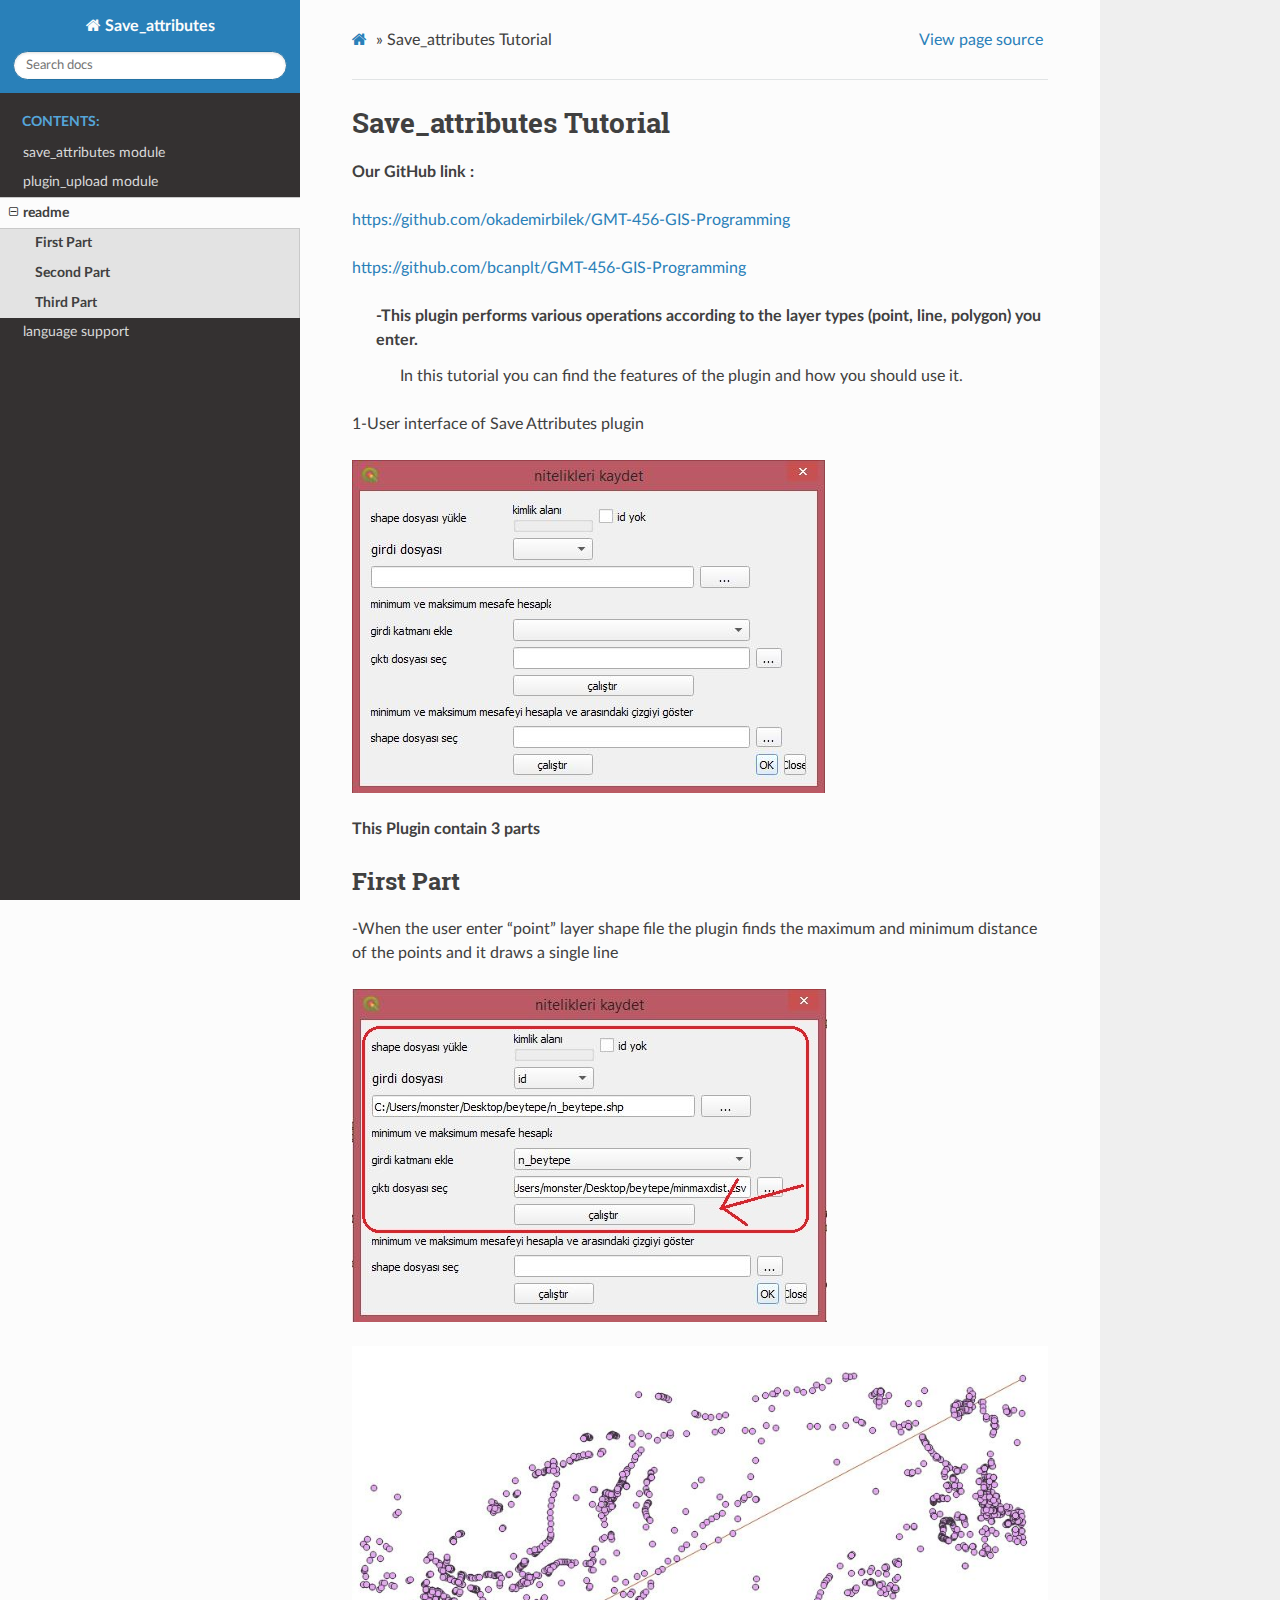
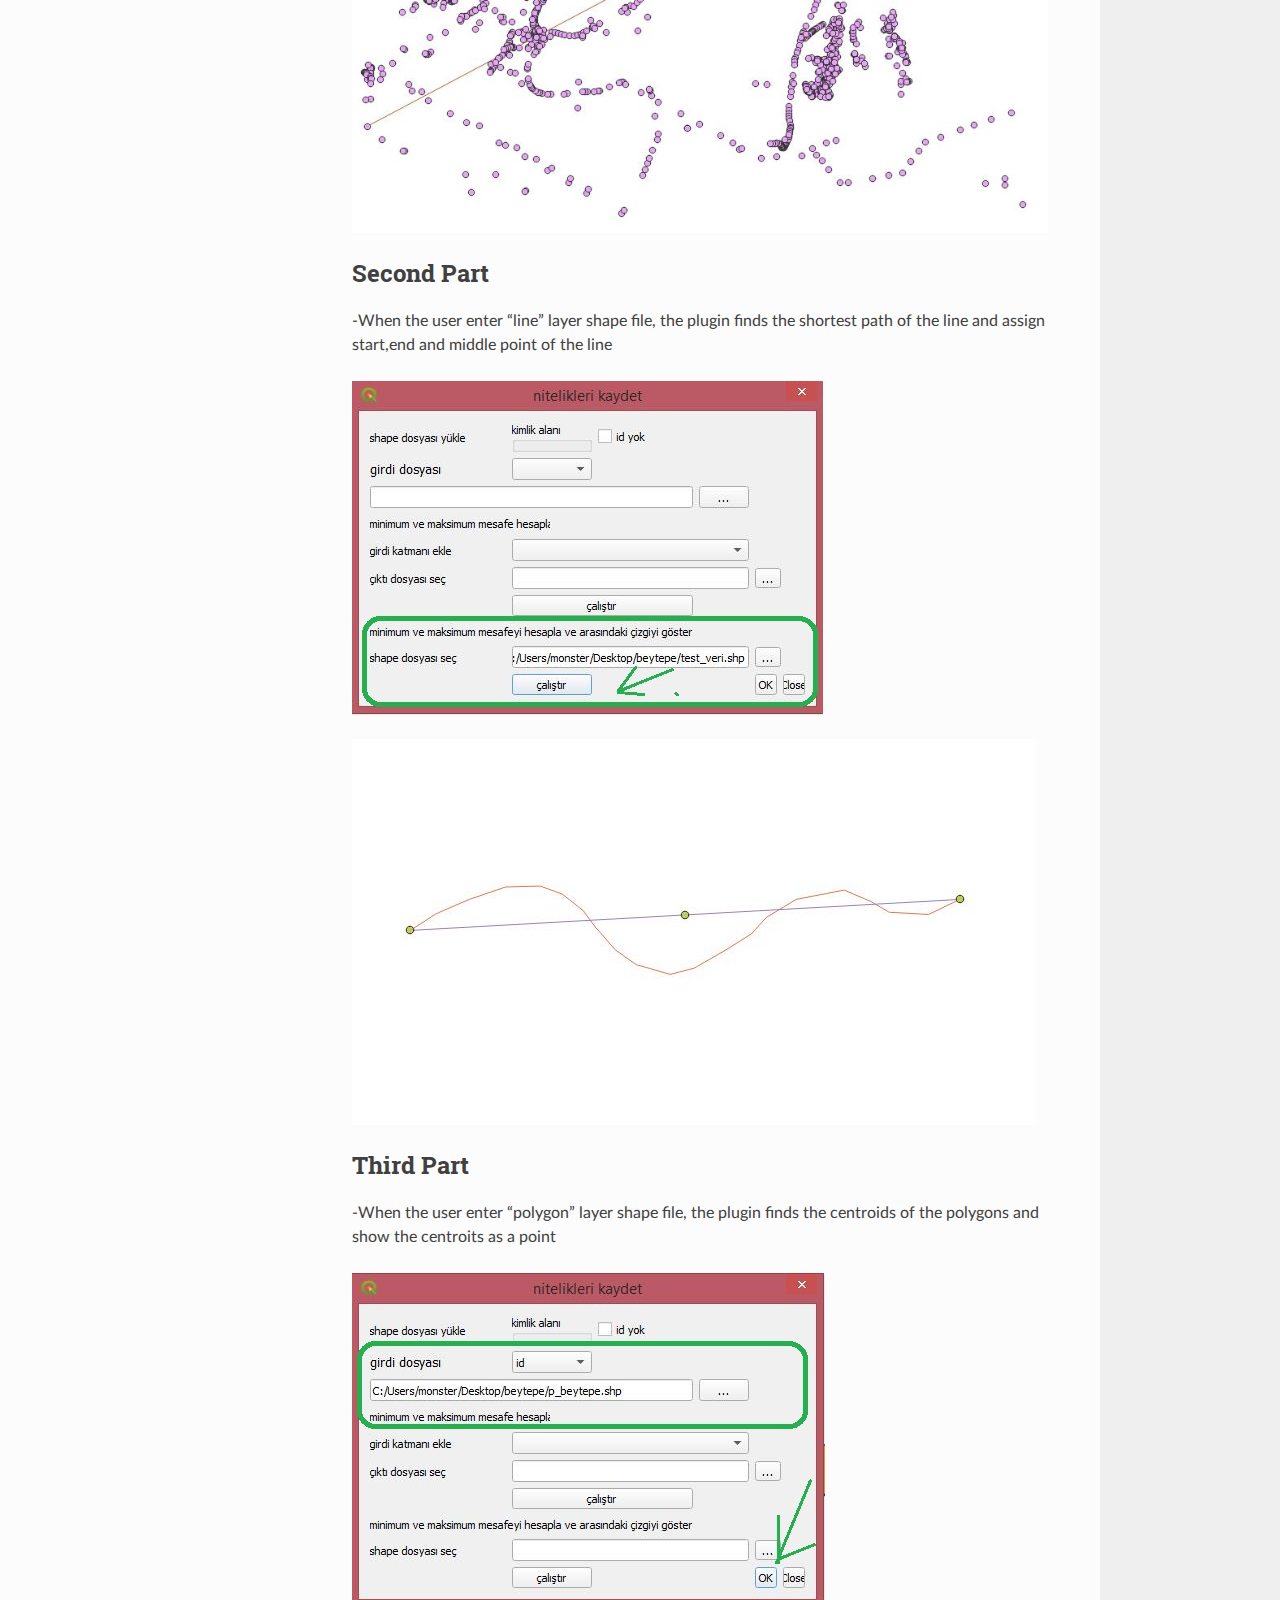
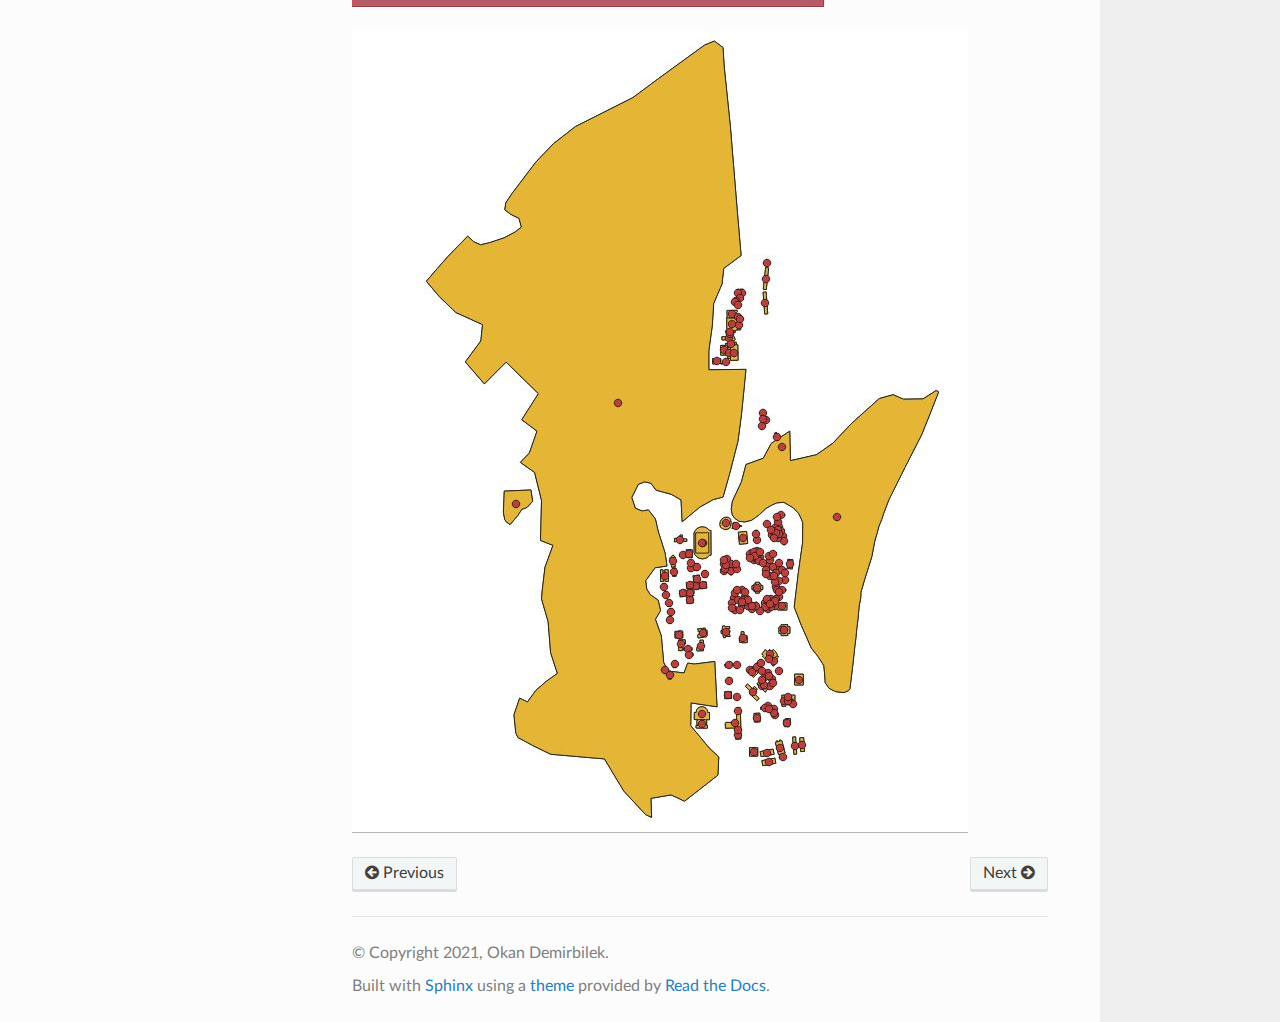
<file: readme.html>
<!DOCTYPE html>
<html class="writer-html5" lang="en" >
<head>
  <meta charset="utf-8" />
  
  <meta name="viewport" content="width=device-width, initial-scale=1.0" />
  
  <title>Save_attributes Tutorial &mdash; Save_attributes 1.0.0 documentation</title>
  

  
  <link rel="stylesheet" href="_static/css/theme.css" type="text/css" />
  <link rel="stylesheet" href="_static/pygments.css" type="text/css" />

  
  

  
  

  

  
  <!--[if lt IE 9]>
    <script src="_static/js/html5shiv.min.js"></script>
  <![endif]-->
  
    
      <script type="text/javascript" id="documentation_options" data-url_root="./" src="_static/documentation_options.js"></script>
        <script src="_static/jquery.js"></script>
        <script src="_static/underscore.js"></script>
        <script src="_static/doctools.js"></script>
    
    <script type="text/javascript" src="_static/js/theme.js"></script>

    
    <link rel="index" title="Index" href="genindex.html" />
    <link rel="search" title="Search" href="search.html" />
    <link rel="next" title="Internationalization of QGIS Plugins" href="language.html" />
    <link rel="prev" title="plugin_upload module" href="docs/plugin_upload.html" /> 
</head>

<body class="wy-body-for-nav">

   
  <div class="wy-grid-for-nav">
    
    <nav data-toggle="wy-nav-shift" class="wy-nav-side">
      <div class="wy-side-scroll">
        <div class="wy-side-nav-search" >
          

          
            <a href="index.html" class="icon icon-home"> Save_attributes
          

          
          </a>

          
            
            
          

          
<div role="search">
  <form id="rtd-search-form" class="wy-form" action="search.html" method="get">
    <input type="text" name="q" placeholder="Search docs" />
    <input type="hidden" name="check_keywords" value="yes" />
    <input type="hidden" name="area" value="default" />
  </form>
</div>

          
        </div>

        
        <div class="wy-menu wy-menu-vertical" data-spy="affix" role="navigation" aria-label="main navigation">
          
            
            
              
            
            
              <p class="caption"><span class="caption-text">Contents:</span></p>
<ul class="current">
<li class="toctree-l1"><a class="reference internal" href="docs/save_attributes.html">save_attributes module</a></li>
<li class="toctree-l1"><a class="reference internal" href="docs/plugin_upload.html">plugin_upload module</a></li>
<li class="toctree-l1 current"><a class="current reference internal" href="#">readme</a><ul>
<li class="toctree-l2"><a class="reference internal" href="#first-part"><strong>First Part</strong></a></li>
<li class="toctree-l2"><a class="reference internal" href="#second-part"><strong>Second Part</strong></a></li>
<li class="toctree-l2"><a class="reference internal" href="#third-part"><strong>Third Part</strong></a></li>
</ul>
</li>
<li class="toctree-l1"><a class="reference internal" href="language.html">language support</a></li>
</ul>

            
          
        </div>
        
      </div>
    </nav>

    <section data-toggle="wy-nav-shift" class="wy-nav-content-wrap">

      
      <nav class="wy-nav-top" aria-label="top navigation">
        
          <i data-toggle="wy-nav-top" class="fa fa-bars"></i>
          <a href="index.html">Save_attributes</a>
        
      </nav>


      <div class="wy-nav-content">
        
        <div class="rst-content">
        
          

















<div role="navigation" aria-label="breadcrumbs navigation">

  <ul class="wy-breadcrumbs">
    
      <li><a href="index.html" class="icon icon-home"></a> &raquo;</li>
        
      <li>Save_attributes Tutorial</li>
    
    
      <li class="wy-breadcrumbs-aside">
        
          
            <a href="_sources/Readme.rst.txt" rel="nofollow"> View page source</a>
          
        
      </li>
    
  </ul>

  
  <hr/>
</div>
          <div role="main" class="document" itemscope="itemscope" itemtype="http://schema.org/Article">
           <div itemprop="articleBody">
            
  <div class="section" id="save-attributes-tutorial">
<h1>Save_attributes Tutorial<a class="headerlink" href="#save-attributes-tutorial" title="Permalink to this headline">¶</a></h1>
<p><strong>Our GitHub link :</strong></p>
<p><a class="reference external" href="https://github.com/okademirbilek/GMT-456-GIS-Programming">https://github.com/okademirbilek/GMT-456-GIS-Programming</a></p>
<p><a class="reference external" href="https://github.com/bcanplt/GMT-456-GIS-Programming">https://github.com/bcanplt/GMT-456-GIS-Programming</a></p>
<blockquote>
<div><dl class="simple">
<dt>-This plugin performs various operations according to the layer types (point, line, polygon) you enter.</dt><dd><p>In this tutorial you can find the features of the plugin and how you should use it.</p>
</dd>
</dl>
</div></blockquote>
<p>1-User interface of Save Attributes plugin</p>
<img alt="_images/gui.jpg" src="_images/gui.jpg" />
<p><strong>This Plugin contain 3 parts</strong></p>
<div class="section" id="first-part">
<h2><strong>First Part</strong><a class="headerlink" href="#first-part" title="Permalink to this headline">¶</a></h2>
<p>-When the user enter “point” layer shape file the plugin finds
the maximum and minimum distance of the points and it draws
a single line</p>
<img alt="_images/nokta.jpg" src="_images/nokta.jpg" />
<img alt="_images/nokta2.jpg" src="_images/nokta2.jpg" />
</div>
<div class="section" id="second-part">
<h2><strong>Second Part</strong><a class="headerlink" href="#second-part" title="Permalink to this headline">¶</a></h2>
<p>-When the user enter “line” layer shape file, the plugin finds
the shortest path of the line and assign start,end and middle
point of the line</p>
<img alt="_images/line1.jpg" src="_images/line1.jpg" />
<img alt="_images/line2.jpg" src="_images/line2.jpg" />
</div>
<div class="section" id="third-part">
<h2><strong>Third Part</strong><a class="headerlink" href="#third-part" title="Permalink to this headline">¶</a></h2>
<p>-When the user enter “polygon” layer shape file, the plugin finds
the centroids of the polygons and show the centroits as a point</p>
<img alt="_images/polygon1.jpg" src="_images/polygon1.jpg" />
<img alt="_images/polygon2.jpg" src="_images/polygon2.jpg" />
</div>
</div>


           </div>
           
          </div>
          <footer>
    <div class="rst-footer-buttons" role="navigation" aria-label="footer navigation">
        <a href="language.html" class="btn btn-neutral float-right" title="Internationalization of QGIS Plugins" accesskey="n" rel="next">Next <span class="fa fa-arrow-circle-right" aria-hidden="true"></span></a>
        <a href="docs/plugin_upload.html" class="btn btn-neutral float-left" title="plugin_upload module" accesskey="p" rel="prev"><span class="fa fa-arrow-circle-left" aria-hidden="true"></span> Previous</a>
    </div>

  <hr/>

  <div role="contentinfo">
    <p>
        &#169; Copyright 2021, Okan Demirbilek.

    </p>
  </div>
    
    
    
    Built with <a href="https://www.sphinx-doc.org/">Sphinx</a> using a
    
    <a href="https://github.com/readthedocs/sphinx_rtd_theme">theme</a>
    
    provided by <a href="https://readthedocs.org">Read the Docs</a>. 

</footer>
        </div>
      </div>

    </section>

  </div>
  

  <script type="text/javascript">
      jQuery(function () {
          SphinxRtdTheme.Navigation.enable(true);
      });
  </script>

  
  
    
   

</body>
</html>
</file>
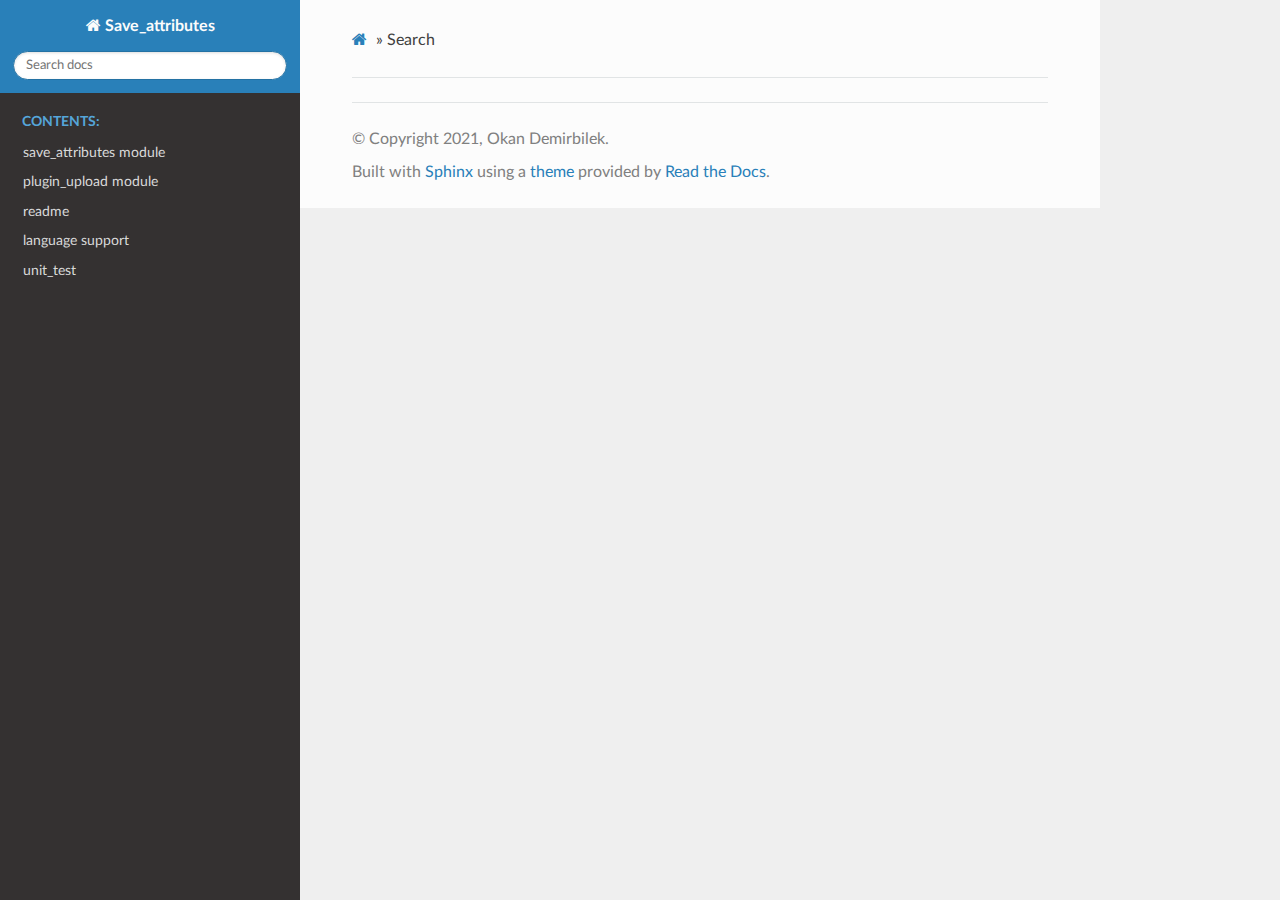
<file: search.html>
<!DOCTYPE html>
<html class="writer-html5" lang="en" >
<head>
  <meta charset="utf-8" />
  
  <meta name="viewport" content="width=device-width, initial-scale=1.0" />
  
  <title>Search &mdash; Save_attributes 1.0.0 documentation</title>
  

  
  <link rel="stylesheet" href="_static/css/theme.css" type="text/css" />
  <link rel="stylesheet" href="_static/pygments.css" type="text/css" />

  
  

  
  

  

  
    
  <!--[if lt IE 9]>
    <script src="_static/js/html5shiv.min.js"></script>
  <![endif]-->
  
    
      <script type="text/javascript" id="documentation_options" data-url_root="./" src="_static/documentation_options.js"></script>
        <script src="_static/jquery.js"></script>
        <script src="_static/underscore.js"></script>
        <script src="_static/doctools.js"></script>
    
    <script type="text/javascript" src="_static/js/theme.js"></script>

    
    <script type="text/javascript" src="_static/searchtools.js"></script>
    <script type="text/javascript" src="_static/language_data.js"></script>
    <link rel="index" title="Index" href="genindex.html" />
    <link rel="search" title="Search" href="#" /> 
</head>

<body class="wy-body-for-nav">

   
  <div class="wy-grid-for-nav">
    
    <nav data-toggle="wy-nav-shift" class="wy-nav-side">
      <div class="wy-side-scroll">
        <div class="wy-side-nav-search" >
          

          
            <a href="index.html" class="icon icon-home"> Save_attributes
          

          
          </a>

          
            
            
          

          
<div role="search">
  <form id="rtd-search-form" class="wy-form" action="#" method="get">
    <input type="text" name="q" placeholder="Search docs" />
    <input type="hidden" name="check_keywords" value="yes" />
    <input type="hidden" name="area" value="default" />
  </form>
</div>

          
        </div>

        
        <div class="wy-menu wy-menu-vertical" data-spy="affix" role="navigation" aria-label="main navigation">
          
            
            
              
            
            
              <p class="caption"><span class="caption-text">Contents:</span></p>
<ul>
<li class="toctree-l1"><a class="reference internal" href="docs/save_attributes.html">save_attributes module</a></li>
<li class="toctree-l1"><a class="reference internal" href="docs/plugin_upload.html">plugin_upload module</a></li>
<li class="toctree-l1"><a class="reference internal" href="Readme.html">readme</a></li>
<li class="toctree-l1"><a class="reference internal" href="language.html">language support</a></li>
<li class="toctree-l1"><a class="reference internal" href="unit_test.html">unit_test</a></li>
</ul>

            
          
        </div>
        
      </div>
    </nav>

    <section data-toggle="wy-nav-shift" class="wy-nav-content-wrap">

      
      <nav class="wy-nav-top" aria-label="top navigation">
        
          <i data-toggle="wy-nav-top" class="fa fa-bars"></i>
          <a href="index.html">Save_attributes</a>
        
      </nav>


      <div class="wy-nav-content">
        
        <div class="rst-content">
        
          

















<div role="navigation" aria-label="breadcrumbs navigation">

  <ul class="wy-breadcrumbs">
    
      <li><a href="index.html" class="icon icon-home"></a> &raquo;</li>
        
      <li>Search</li>
    
    
      <li class="wy-breadcrumbs-aside">
        
      </li>
    
  </ul>

  
  <hr/>
</div>
          <div role="main" class="document" itemscope="itemscope" itemtype="http://schema.org/Article">
           <div itemprop="articleBody">
            
  <noscript>
  <div id="fallback" class="admonition warning">
    <p class="last">
      Please activate JavaScript to enable the search functionality.
    </p>
  </div>
  </noscript>

  
  <div id="search-results">
  
  </div>

           </div>
           
          </div>
          <footer>

  <hr/>

  <div role="contentinfo">
    <p>
        &#169; Copyright 2021, Okan Demirbilek.

    </p>
  </div>
    
    
    
    Built with <a href="https://www.sphinx-doc.org/">Sphinx</a> using a
    
    <a href="https://github.com/readthedocs/sphinx_rtd_theme">theme</a>
    
    provided by <a href="https://readthedocs.org">Read the Docs</a>. 

</footer>
        </div>
      </div>

    </section>

  </div>
  

  <script type="text/javascript">
      jQuery(function () {
          SphinxRtdTheme.Navigation.enable(true);
      });
  </script>

  
  
    
  
  <script type="text/javascript">
    jQuery(function() { Search.loadIndex("searchindex.js"); });
  </script>
  
  <script type="text/javascript" id="searchindexloader"></script>
   


</body>
</html>
</file>
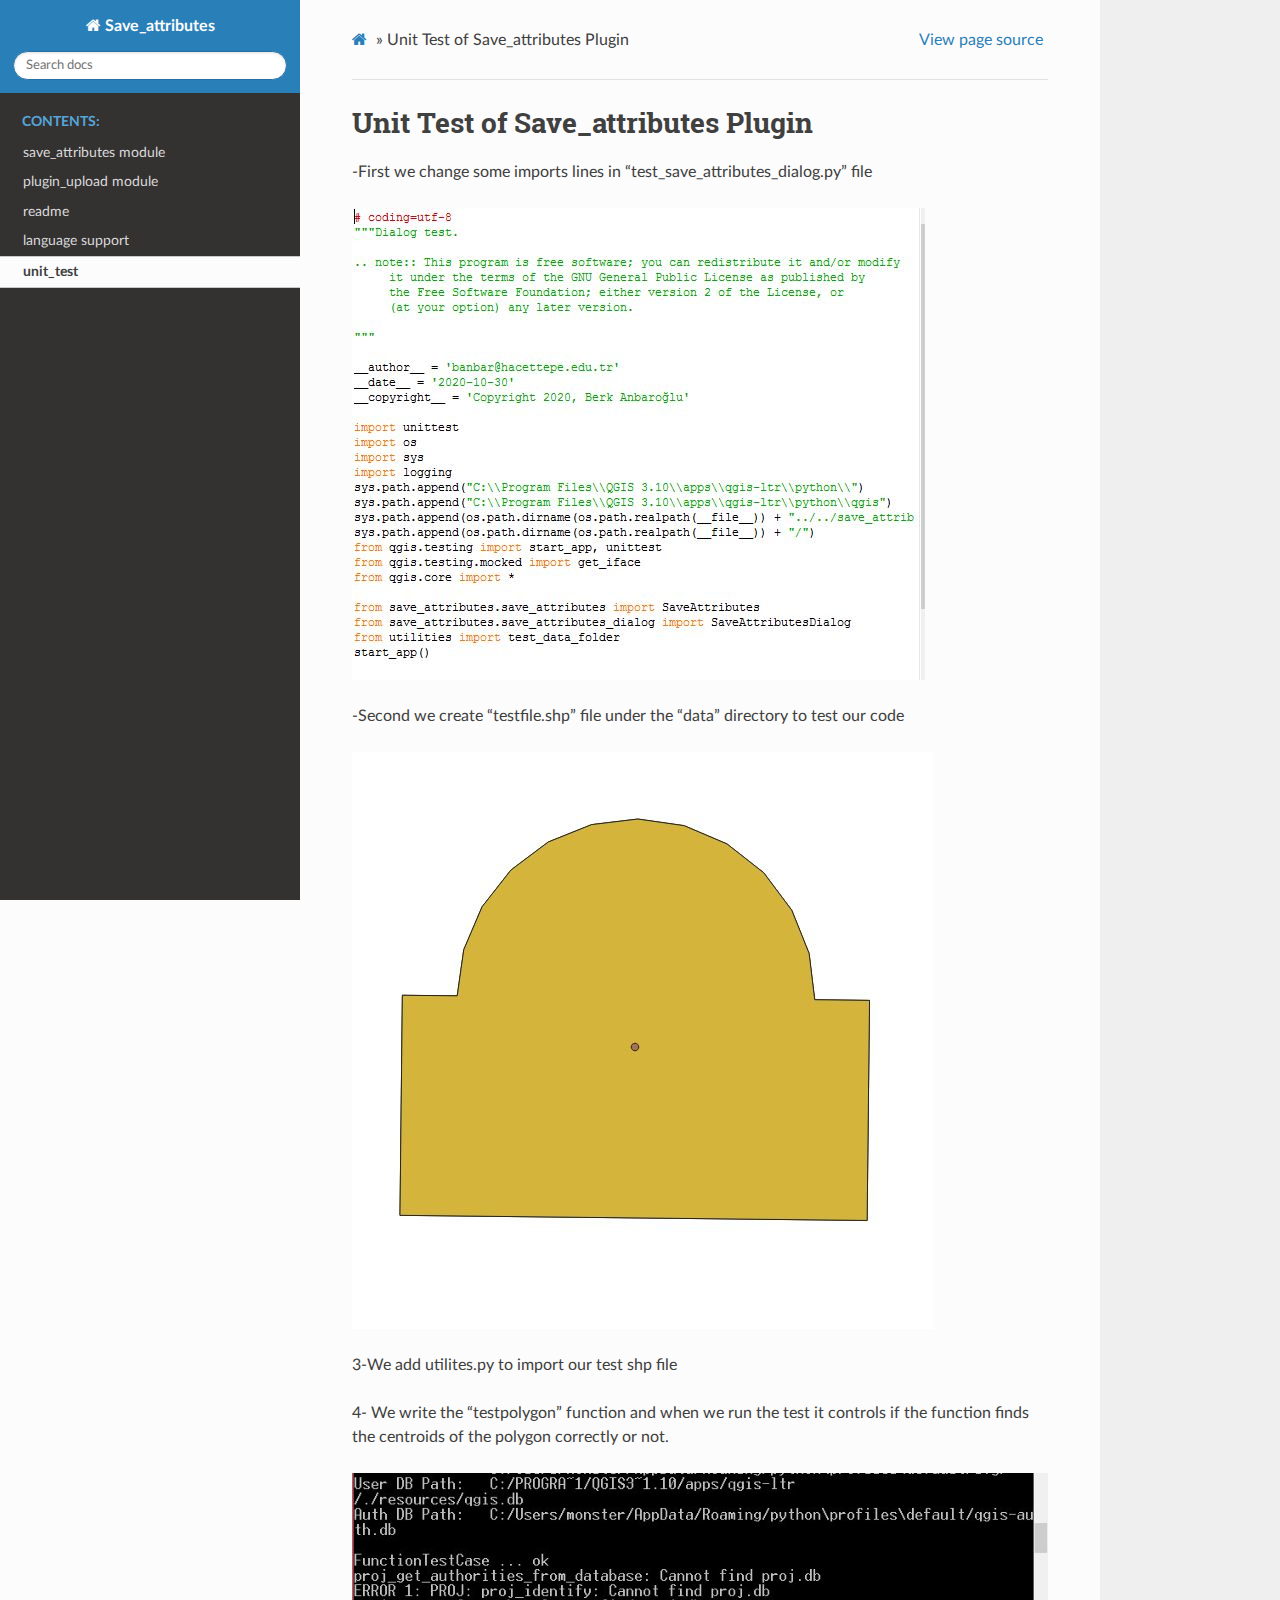
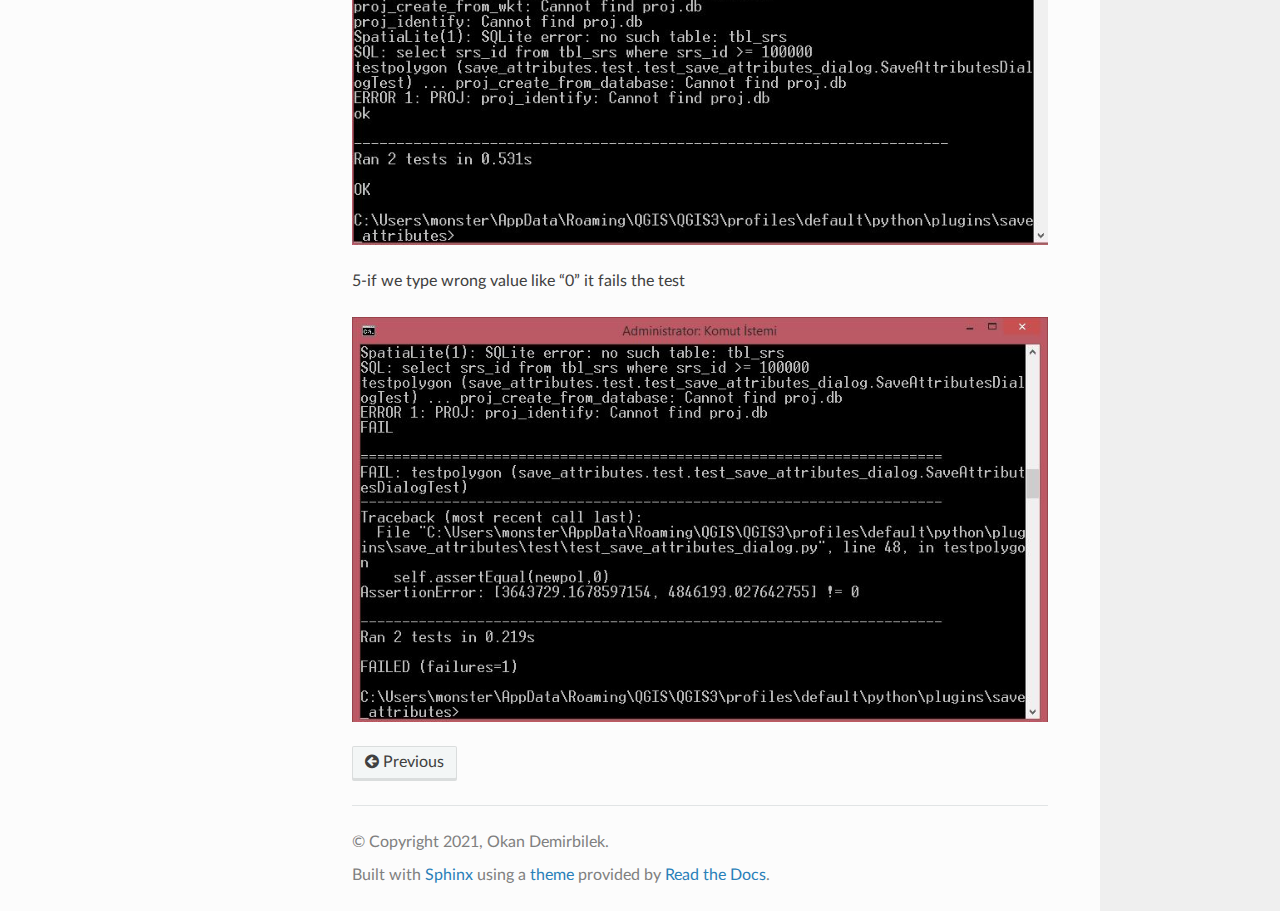
<file: unit_test.html>
<!DOCTYPE html>
<html class="writer-html5" lang="en" >
<head>
  <meta charset="utf-8" />
  
  <meta name="viewport" content="width=device-width, initial-scale=1.0" />
  
  <title>Unit Test of Save_attributes Plugin &mdash; Save_attributes 1.0.0 documentation</title>
  

  
  <link rel="stylesheet" href="_static/css/theme.css" type="text/css" />
  <link rel="stylesheet" href="_static/pygments.css" type="text/css" />

  
  

  
  

  

  
  <!--[if lt IE 9]>
    <script src="_static/js/html5shiv.min.js"></script>
  <![endif]-->
  
    
      <script type="text/javascript" id="documentation_options" data-url_root="./" src="_static/documentation_options.js"></script>
        <script src="_static/jquery.js"></script>
        <script src="_static/underscore.js"></script>
        <script src="_static/doctools.js"></script>
    
    <script type="text/javascript" src="_static/js/theme.js"></script>

    
    <link rel="index" title="Index" href="genindex.html" />
    <link rel="search" title="Search" href="search.html" />
    <link rel="prev" title="Internationalization of QGIS Plugins" href="language.html" /> 
</head>

<body class="wy-body-for-nav">

   
  <div class="wy-grid-for-nav">
    
    <nav data-toggle="wy-nav-shift" class="wy-nav-side">
      <div class="wy-side-scroll">
        <div class="wy-side-nav-search" >
          

          
            <a href="index.html" class="icon icon-home"> Save_attributes
          

          
          </a>

          
            
            
          

          
<div role="search">
  <form id="rtd-search-form" class="wy-form" action="search.html" method="get">
    <input type="text" name="q" placeholder="Search docs" />
    <input type="hidden" name="check_keywords" value="yes" />
    <input type="hidden" name="area" value="default" />
  </form>
</div>

          
        </div>

        
        <div class="wy-menu wy-menu-vertical" data-spy="affix" role="navigation" aria-label="main navigation">
          
            
            
              
            
            
              <p class="caption"><span class="caption-text">Contents:</span></p>
<ul class="current">
<li class="toctree-l1"><a class="reference internal" href="docs/save_attributes.html">save_attributes module</a></li>
<li class="toctree-l1"><a class="reference internal" href="docs/plugin_upload.html">plugin_upload module</a></li>
<li class="toctree-l1"><a class="reference internal" href="Readme.html">readme</a></li>
<li class="toctree-l1"><a class="reference internal" href="language.html">language support</a></li>
<li class="toctree-l1 current"><a class="current reference internal" href="#">unit_test</a></li>
</ul>

            
          
        </div>
        
      </div>
    </nav>

    <section data-toggle="wy-nav-shift" class="wy-nav-content-wrap">

      
      <nav class="wy-nav-top" aria-label="top navigation">
        
          <i data-toggle="wy-nav-top" class="fa fa-bars"></i>
          <a href="index.html">Save_attributes</a>
        
      </nav>


      <div class="wy-nav-content">
        
        <div class="rst-content">
        
          

















<div role="navigation" aria-label="breadcrumbs navigation">

  <ul class="wy-breadcrumbs">
    
      <li><a href="index.html" class="icon icon-home"></a> &raquo;</li>
        
      <li>Unit Test of Save_attributes Plugin</li>
    
    
      <li class="wy-breadcrumbs-aside">
        
          
            <a href="_sources/unit_test.rst.txt" rel="nofollow"> View page source</a>
          
        
      </li>
    
  </ul>

  
  <hr/>
</div>
          <div role="main" class="document" itemscope="itemscope" itemtype="http://schema.org/Article">
           <div itemprop="articleBody">
            
  <div class="section" id="unit-test-of-save-attributes-plugin">
<h1>Unit Test of Save_attributes Plugin<a class="headerlink" href="#unit-test-of-save-attributes-plugin" title="Permalink to this headline">¶</a></h1>
<p>-First we change some imports lines in “test_save_attributes_dialog.py” file</p>
<img alt="_images/unit1.jpg" src="_images/unit1.jpg" />
<p>-Second we create “testfile.shp” file under the “data” directory to test our code</p>
<img alt="_images/unit2.jpg" src="_images/unit2.jpg" />
<p>3-We add utilites.py to import our test shp file</p>
<p>4- We write the  “testpolygon” function and when we run the test it controls
if the function finds the centroids of the polygon correctly or not.</p>
<img alt="_images/unit3.jpg" src="_images/unit3.jpg" />
<p>5-if we type wrong value like “0” it fails the test</p>
<img alt="_images/unit4.jpg" src="_images/unit4.jpg" />
</div>


           </div>
           
          </div>
          <footer>
    <div class="rst-footer-buttons" role="navigation" aria-label="footer navigation">
        <a href="language.html" class="btn btn-neutral float-left" title="Internationalization of QGIS Plugins" accesskey="p" rel="prev"><span class="fa fa-arrow-circle-left" aria-hidden="true"></span> Previous</a>
    </div>

  <hr/>

  <div role="contentinfo">
    <p>
        &#169; Copyright 2021, Okan Demirbilek.

    </p>
  </div>
    
    
    
    Built with <a href="https://www.sphinx-doc.org/">Sphinx</a> using a
    
    <a href="https://github.com/readthedocs/sphinx_rtd_theme">theme</a>
    
    provided by <a href="https://readthedocs.org">Read the Docs</a>. 

</footer>
        </div>
      </div>

    </section>

  </div>
  

  <script type="text/javascript">
      jQuery(function () {
          SphinxRtdTheme.Navigation.enable(true);
      });
  </script>

  
  
    
   

</body>
</html>
</file>
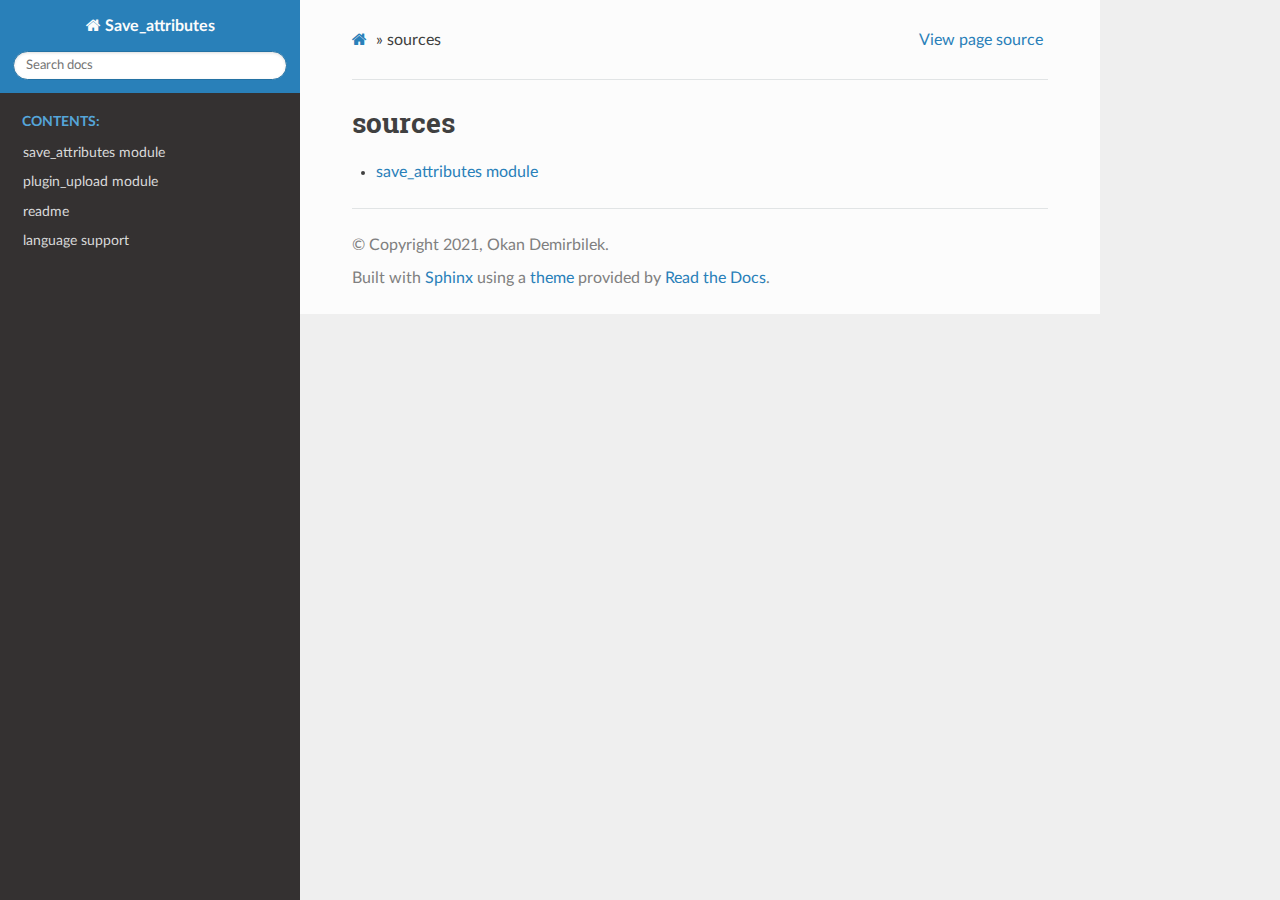
<file: docs/modules.html>
<!DOCTYPE html>
<html class="writer-html5" lang="en" >
<head>
  <meta charset="utf-8" />
  
  <meta name="viewport" content="width=device-width, initial-scale=1.0" />
  
  <title>sources &mdash; Save_attributes 1.0.0 documentation</title>
  

  
  <link rel="stylesheet" href="../_static/css/theme.css" type="text/css" />
  <link rel="stylesheet" href="../_static/pygments.css" type="text/css" />

  
  

  
  

  

  
  <!--[if lt IE 9]>
    <script src="../_static/js/html5shiv.min.js"></script>
  <![endif]-->
  
    
      <script type="text/javascript" id="documentation_options" data-url_root="../" src="../_static/documentation_options.js"></script>
        <script src="../_static/jquery.js"></script>
        <script src="../_static/underscore.js"></script>
        <script src="../_static/doctools.js"></script>
    
    <script type="text/javascript" src="../_static/js/theme.js"></script>

    
    <link rel="index" title="Index" href="../genindex.html" />
    <link rel="search" title="Search" href="../search.html" /> 
</head>

<body class="wy-body-for-nav">

   
  <div class="wy-grid-for-nav">
    
    <nav data-toggle="wy-nav-shift" class="wy-nav-side">
      <div class="wy-side-scroll">
        <div class="wy-side-nav-search" >
          

          
            <a href="../index.html" class="icon icon-home"> Save_attributes
          

          
          </a>

          
            
            
          

          
<div role="search">
  <form id="rtd-search-form" class="wy-form" action="../search.html" method="get">
    <input type="text" name="q" placeholder="Search docs" />
    <input type="hidden" name="check_keywords" value="yes" />
    <input type="hidden" name="area" value="default" />
  </form>
</div>

          
        </div>

        
        <div class="wy-menu wy-menu-vertical" data-spy="affix" role="navigation" aria-label="main navigation">
          
            
            
              
            
            
              <p class="caption"><span class="caption-text">Contents:</span></p>
<ul>
<li class="toctree-l1"><a class="reference internal" href="save_attributes.html">save_attributes module</a></li>
<li class="toctree-l1"><a class="reference internal" href="plugin_upload.html">plugin_upload module</a></li>
<li class="toctree-l1"><a class="reference internal" href="../Readme.html">readme</a></li>
<li class="toctree-l1"><a class="reference internal" href="../language.html">language support</a></li>
</ul>

            
          
        </div>
        
      </div>
    </nav>

    <section data-toggle="wy-nav-shift" class="wy-nav-content-wrap">

      
      <nav class="wy-nav-top" aria-label="top navigation">
        
          <i data-toggle="wy-nav-top" class="fa fa-bars"></i>
          <a href="../index.html">Save_attributes</a>
        
      </nav>


      <div class="wy-nav-content">
        
        <div class="rst-content">
        
          

















<div role="navigation" aria-label="breadcrumbs navigation">

  <ul class="wy-breadcrumbs">
    
      <li><a href="../index.html" class="icon icon-home"></a> &raquo;</li>
        
      <li>sources</li>
    
    
      <li class="wy-breadcrumbs-aside">
        
          
            <a href="../_sources/docs/modules.rst.txt" rel="nofollow"> View page source</a>
          
        
      </li>
    
  </ul>

  
  <hr/>
</div>
          <div role="main" class="document" itemscope="itemscope" itemtype="http://schema.org/Article">
           <div itemprop="articleBody">
            
  <div class="section" id="sources">
<h1>sources<a class="headerlink" href="#sources" title="Permalink to this headline">¶</a></h1>
<div class="toctree-wrapper compound">
<ul>
<li class="toctree-l1"><a class="reference internal" href="save_attributes.html">save_attributes module</a></li>
</ul>
</div>
</div>


           </div>
           
          </div>
          <footer>

  <hr/>

  <div role="contentinfo">
    <p>
        &#169; Copyright 2021, Okan Demirbilek.

    </p>
  </div>
    
    
    
    Built with <a href="https://www.sphinx-doc.org/">Sphinx</a> using a
    
    <a href="https://github.com/readthedocs/sphinx_rtd_theme">theme</a>
    
    provided by <a href="https://readthedocs.org">Read the Docs</a>. 

</footer>
        </div>
      </div>

    </section>

  </div>
  

  <script type="text/javascript">
      jQuery(function () {
          SphinxRtdTheme.Navigation.enable(true);
      });
  </script>

  
  
    
   

</body>
</html>
</file>
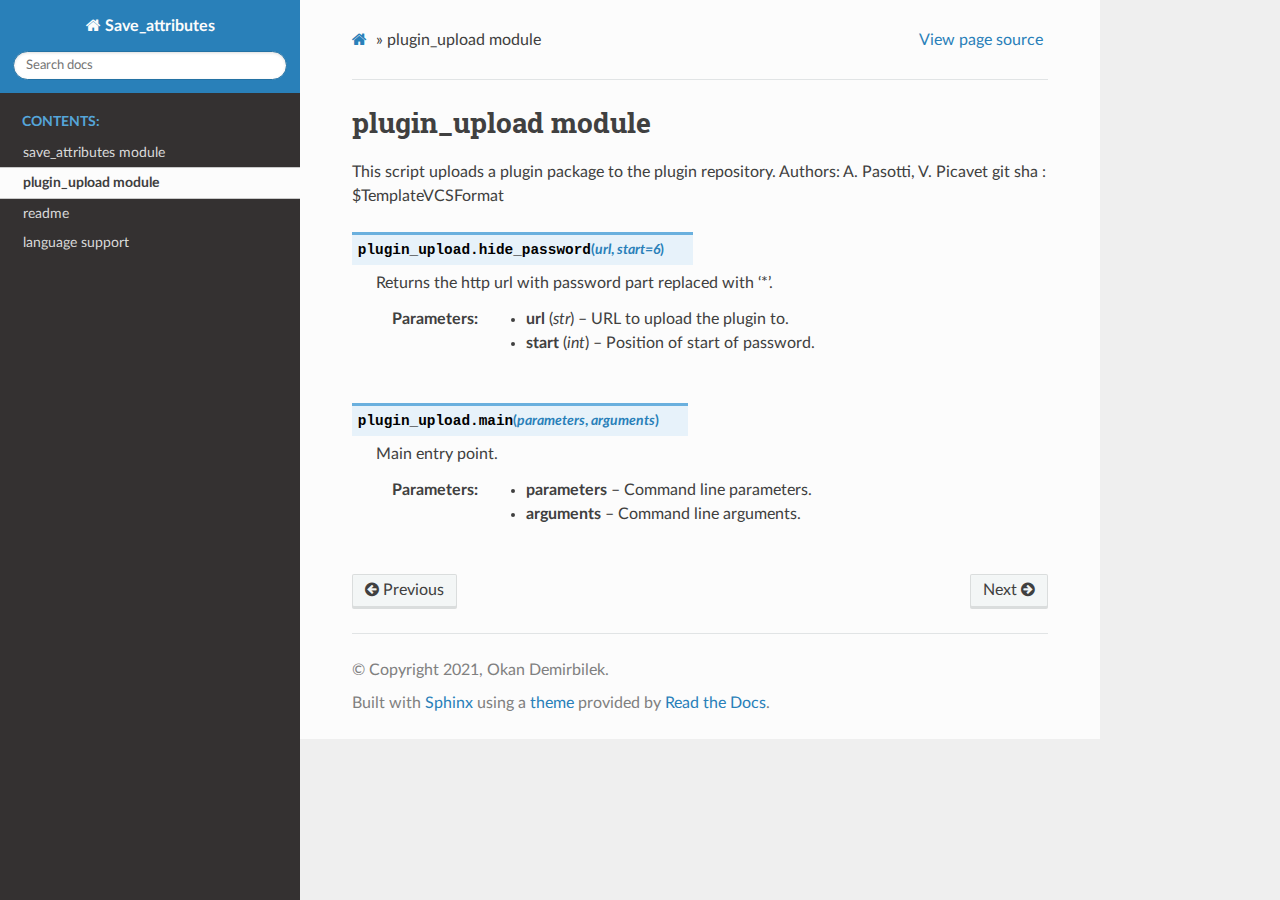
<file: docs/plugin_upload.html>
<!DOCTYPE html>
<html class="writer-html5" lang="en" >
<head>
  <meta charset="utf-8" />
  
  <meta name="viewport" content="width=device-width, initial-scale=1.0" />
  
  <title>plugin_upload module &mdash; Save_attributes 1.0.0 documentation</title>
  

  
  <link rel="stylesheet" href="../_static/css/theme.css" type="text/css" />
  <link rel="stylesheet" href="../_static/pygments.css" type="text/css" />

  
  

  
  

  

  
  <!--[if lt IE 9]>
    <script src="../_static/js/html5shiv.min.js"></script>
  <![endif]-->
  
    
      <script type="text/javascript" id="documentation_options" data-url_root="../" src="../_static/documentation_options.js"></script>
        <script src="../_static/jquery.js"></script>
        <script src="../_static/underscore.js"></script>
        <script src="../_static/doctools.js"></script>
    
    <script type="text/javascript" src="../_static/js/theme.js"></script>

    
    <link rel="index" title="Index" href="../genindex.html" />
    <link rel="search" title="Search" href="../search.html" />
    <link rel="next" title="Save_attributes Tutorial" href="../Readme.html" />
    <link rel="prev" title="save_attributes module" href="save_attributes.html" /> 
</head>

<body class="wy-body-for-nav">

   
  <div class="wy-grid-for-nav">
    
    <nav data-toggle="wy-nav-shift" class="wy-nav-side">
      <div class="wy-side-scroll">
        <div class="wy-side-nav-search" >
          

          
            <a href="../index.html" class="icon icon-home"> Save_attributes
          

          
          </a>

          
            
            
          

          
<div role="search">
  <form id="rtd-search-form" class="wy-form" action="../search.html" method="get">
    <input type="text" name="q" placeholder="Search docs" />
    <input type="hidden" name="check_keywords" value="yes" />
    <input type="hidden" name="area" value="default" />
  </form>
</div>

          
        </div>

        
        <div class="wy-menu wy-menu-vertical" data-spy="affix" role="navigation" aria-label="main navigation">
          
            
            
              
            
            
              <p class="caption"><span class="caption-text">Contents:</span></p>
<ul class="current">
<li class="toctree-l1"><a class="reference internal" href="save_attributes.html">save_attributes module</a></li>
<li class="toctree-l1 current"><a class="current reference internal" href="#">plugin_upload module</a></li>
<li class="toctree-l1"><a class="reference internal" href="../Readme.html">readme</a></li>
<li class="toctree-l1"><a class="reference internal" href="../language.html">language support</a></li>
</ul>

            
          
        </div>
        
      </div>
    </nav>

    <section data-toggle="wy-nav-shift" class="wy-nav-content-wrap">

      
      <nav class="wy-nav-top" aria-label="top navigation">
        
          <i data-toggle="wy-nav-top" class="fa fa-bars"></i>
          <a href="../index.html">Save_attributes</a>
        
      </nav>


      <div class="wy-nav-content">
        
        <div class="rst-content">
        
          

















<div role="navigation" aria-label="breadcrumbs navigation">

  <ul class="wy-breadcrumbs">
    
      <li><a href="../index.html" class="icon icon-home"></a> &raquo;</li>
        
      <li>plugin_upload module</li>
    
    
      <li class="wy-breadcrumbs-aside">
        
          
            <a href="../_sources/docs/plugin_upload.rst.txt" rel="nofollow"> View page source</a>
          
        
      </li>
    
  </ul>

  
  <hr/>
</div>
          <div role="main" class="document" itemscope="itemscope" itemtype="http://schema.org/Article">
           <div itemprop="articleBody">
            
  <div class="section" id="module-plugin_upload">
<span id="plugin-upload-module"></span><h1>plugin_upload module<a class="headerlink" href="#module-plugin_upload" title="Permalink to this headline">¶</a></h1>
<p>This script uploads a plugin package to the plugin repository.
Authors: A. Pasotti, V. Picavet
git sha              : $TemplateVCSFormat</p>
<dl class="py function">
<dt id="plugin_upload.hide_password">
<code class="sig-prename descclassname">plugin_upload.</code><code class="sig-name descname">hide_password</code><span class="sig-paren">(</span><em class="sig-param"><span class="n">url</span></em>, <em class="sig-param"><span class="n">start</span><span class="o">=</span><span class="default_value">6</span></em><span class="sig-paren">)</span><a class="headerlink" href="#plugin_upload.hide_password" title="Permalink to this definition">¶</a></dt>
<dd><p>Returns the http url with password part replaced with ‘*’.</p>
<dl class="field-list simple">
<dt class="field-odd">Parameters</dt>
<dd class="field-odd"><ul class="simple">
<li><p><strong>url</strong> (<em>str</em>) – URL to upload the plugin to.</p></li>
<li><p><strong>start</strong> (<em>int</em>) – Position of start of password.</p></li>
</ul>
</dd>
</dl>
</dd></dl>

<dl class="py function">
<dt id="plugin_upload.main">
<code class="sig-prename descclassname">plugin_upload.</code><code class="sig-name descname">main</code><span class="sig-paren">(</span><em class="sig-param"><span class="n">parameters</span></em>, <em class="sig-param"><span class="n">arguments</span></em><span class="sig-paren">)</span><a class="headerlink" href="#plugin_upload.main" title="Permalink to this definition">¶</a></dt>
<dd><p>Main entry point.</p>
<dl class="field-list simple">
<dt class="field-odd">Parameters</dt>
<dd class="field-odd"><ul class="simple">
<li><p><strong>parameters</strong> – Command line parameters.</p></li>
<li><p><strong>arguments</strong> – Command line arguments.</p></li>
</ul>
</dd>
</dl>
</dd></dl>

</div>


           </div>
           
          </div>
          <footer>
    <div class="rst-footer-buttons" role="navigation" aria-label="footer navigation">
        <a href="../Readme.html" class="btn btn-neutral float-right" title="Save_attributes Tutorial" accesskey="n" rel="next">Next <span class="fa fa-arrow-circle-right" aria-hidden="true"></span></a>
        <a href="save_attributes.html" class="btn btn-neutral float-left" title="save_attributes module" accesskey="p" rel="prev"><span class="fa fa-arrow-circle-left" aria-hidden="true"></span> Previous</a>
    </div>

  <hr/>

  <div role="contentinfo">
    <p>
        &#169; Copyright 2021, Okan Demirbilek.

    </p>
  </div>
    
    
    
    Built with <a href="https://www.sphinx-doc.org/">Sphinx</a> using a
    
    <a href="https://github.com/readthedocs/sphinx_rtd_theme">theme</a>
    
    provided by <a href="https://readthedocs.org">Read the Docs</a>. 

</footer>
        </div>
      </div>

    </section>

  </div>
  

  <script type="text/javascript">
      jQuery(function () {
          SphinxRtdTheme.Navigation.enable(true);
      });
  </script>

  
  
    
   

</body>
</html>
</file>
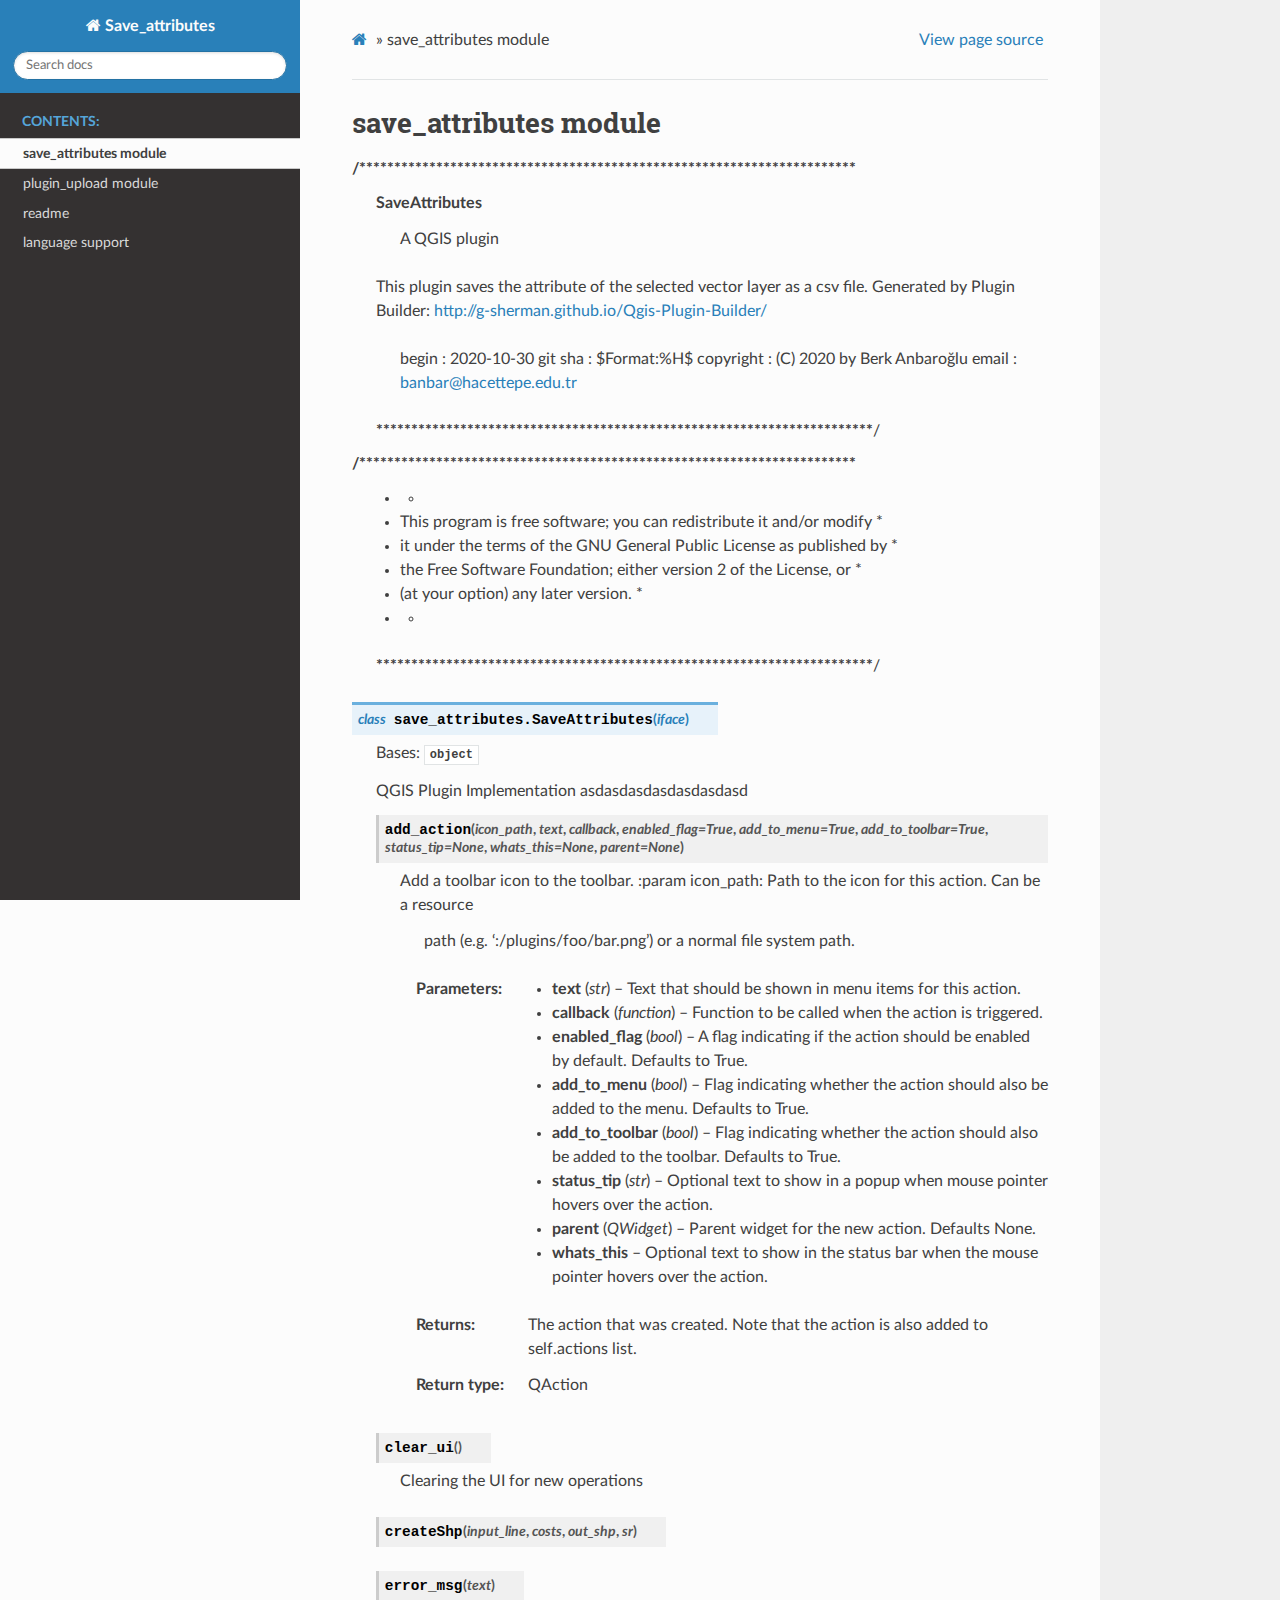
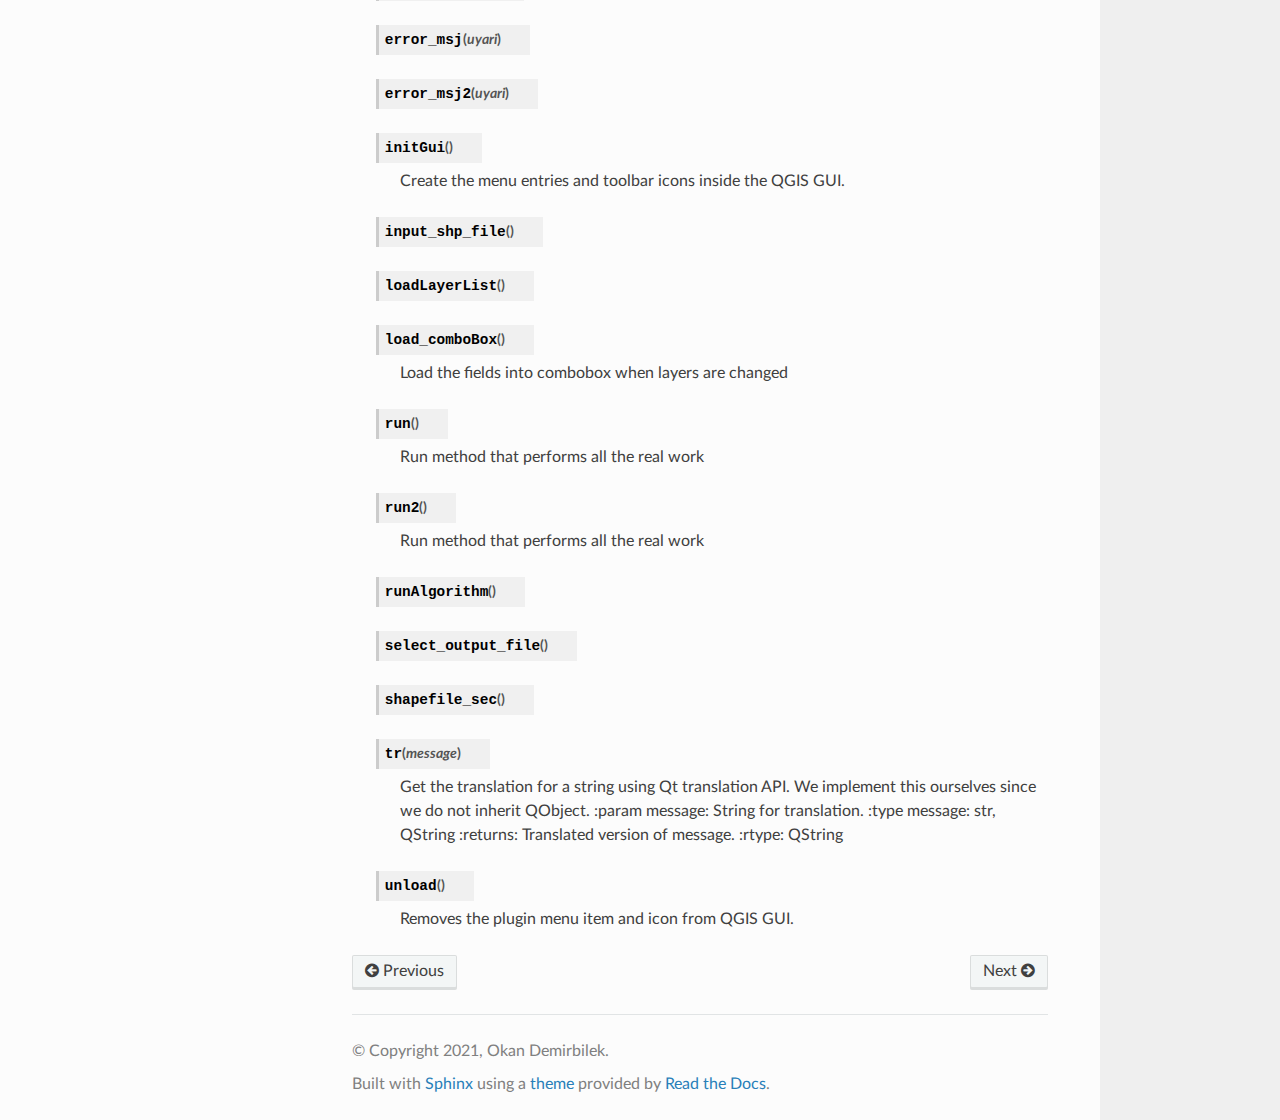
<file: docs/save_attributes.html>
<!DOCTYPE html>
<html class="writer-html5" lang="en" >
<head>
  <meta charset="utf-8" />
  
  <meta name="viewport" content="width=device-width, initial-scale=1.0" />
  
  <title>save_attributes module &mdash; Save_attributes 1.0.0 documentation</title>
  

  
  <link rel="stylesheet" href="../_static/css/theme.css" type="text/css" />
  <link rel="stylesheet" href="../_static/pygments.css" type="text/css" />

  
  

  
  

  

  
  <!--[if lt IE 9]>
    <script src="../_static/js/html5shiv.min.js"></script>
  <![endif]-->
  
    
      <script type="text/javascript" id="documentation_options" data-url_root="../" src="../_static/documentation_options.js"></script>
        <script src="../_static/jquery.js"></script>
        <script src="../_static/underscore.js"></script>
        <script src="../_static/doctools.js"></script>
    
    <script type="text/javascript" src="../_static/js/theme.js"></script>

    
    <link rel="index" title="Index" href="../genindex.html" />
    <link rel="search" title="Search" href="../search.html" />
    <link rel="next" title="plugin_upload module" href="plugin_upload.html" />
    <link rel="prev" title="Welcome to Save_attributes’s documentation!" href="../index.html" /> 
</head>

<body class="wy-body-for-nav">

   
  <div class="wy-grid-for-nav">
    
    <nav data-toggle="wy-nav-shift" class="wy-nav-side">
      <div class="wy-side-scroll">
        <div class="wy-side-nav-search" >
          

          
            <a href="../index.html" class="icon icon-home"> Save_attributes
          

          
          </a>

          
            
            
          

          
<div role="search">
  <form id="rtd-search-form" class="wy-form" action="../search.html" method="get">
    <input type="text" name="q" placeholder="Search docs" />
    <input type="hidden" name="check_keywords" value="yes" />
    <input type="hidden" name="area" value="default" />
  </form>
</div>

          
        </div>

        
        <div class="wy-menu wy-menu-vertical" data-spy="affix" role="navigation" aria-label="main navigation">
          
            
            
              
            
            
              <p class="caption"><span class="caption-text">Contents:</span></p>
<ul class="current">
<li class="toctree-l1 current"><a class="current reference internal" href="#">save_attributes module</a></li>
<li class="toctree-l1"><a class="reference internal" href="plugin_upload.html">plugin_upload module</a></li>
<li class="toctree-l1"><a class="reference internal" href="../Readme.html">readme</a></li>
<li class="toctree-l1"><a class="reference internal" href="../language.html">language support</a></li>
</ul>

            
          
        </div>
        
      </div>
    </nav>

    <section data-toggle="wy-nav-shift" class="wy-nav-content-wrap">

      
      <nav class="wy-nav-top" aria-label="top navigation">
        
          <i data-toggle="wy-nav-top" class="fa fa-bars"></i>
          <a href="../index.html">Save_attributes</a>
        
      </nav>


      <div class="wy-nav-content">
        
        <div class="rst-content">
        
          

















<div role="navigation" aria-label="breadcrumbs navigation">

  <ul class="wy-breadcrumbs">
    
      <li><a href="../index.html" class="icon icon-home"></a> &raquo;</li>
        
      <li>save_attributes module</li>
    
    
      <li class="wy-breadcrumbs-aside">
        
          
            <a href="../_sources/docs/save_attributes.rst.txt" rel="nofollow"> View page source</a>
          
        
      </li>
    
  </ul>

  
  <hr/>
</div>
          <div role="main" class="document" itemscope="itemscope" itemtype="http://schema.org/Article">
           <div itemprop="articleBody">
            
  <div class="section" id="module-save_attributes">
<span id="save-attributes-module"></span><h1>save_attributes module<a class="headerlink" href="#module-save_attributes" title="Permalink to this headline">¶</a></h1>
<dl>
<dt>/<strong>***********************************************************************</strong></dt><dd><dl class="simple">
<dt>SaveAttributes</dt><dd><p>A QGIS plugin</p>
</dd>
</dl>
<p>This plugin saves the attribute of the selected vector layer as a csv file. 
Generated by Plugin Builder: <a class="reference external" href="http://g-sherman.github.io/Qgis-Plugin-Builder/">http://g-sherman.github.io/Qgis-Plugin-Builder/</a></p>
<blockquote>
<div><blockquote>
<div></div></blockquote>
<p>begin                : 2020-10-30
git sha              : $Format:%H$
copyright            : (C) 2020 by Berk Anbaroğlu
email                : <a class="reference external" href="mailto:banbar&#37;&#52;&#48;hacettepe&#46;edu&#46;tr">banbar<span>&#64;</span>hacettepe<span>&#46;</span>edu<span>&#46;</span>tr</a></p>
</div></blockquote>
<p><strong>***********************************************************************</strong>/</p>
</dd>
<dt>/<strong>***********************************************************************</strong></dt><dd><ul class="simple">
<li><ul>
<li></li>
</ul>
</li>
<li><p>This program is free software; you can redistribute it and/or modify  *</p></li>
<li><p>it under the terms of the GNU General Public License as published by  *</p></li>
<li><p>the Free Software Foundation; either version 2 of the License, or     *</p></li>
<li><p>(at your option) any later version.                                   *</p></li>
<li><ul>
<li></li>
</ul>
</li>
</ul>
<p><strong>***********************************************************************</strong>/</p>
</dd>
</dl>
<dl class="py class">
<dt id="save_attributes.SaveAttributes">
<em class="property">class </em><code class="sig-prename descclassname">save_attributes.</code><code class="sig-name descname">SaveAttributes</code><span class="sig-paren">(</span><em class="sig-param"><span class="n">iface</span></em><span class="sig-paren">)</span><a class="headerlink" href="#save_attributes.SaveAttributes" title="Permalink to this definition">¶</a></dt>
<dd><p>Bases: <code class="xref py py-class docutils literal notranslate"><span class="pre">object</span></code></p>
<p>QGIS Plugin Implementation asdasdasdasdasdasdasd</p>
<dl class="py method">
<dt id="save_attributes.SaveAttributes.add_action">
<code class="sig-name descname">add_action</code><span class="sig-paren">(</span><em class="sig-param"><span class="n">icon_path</span></em>, <em class="sig-param"><span class="n">text</span></em>, <em class="sig-param"><span class="n">callback</span></em>, <em class="sig-param"><span class="n">enabled_flag</span><span class="o">=</span><span class="default_value">True</span></em>, <em class="sig-param"><span class="n">add_to_menu</span><span class="o">=</span><span class="default_value">True</span></em>, <em class="sig-param"><span class="n">add_to_toolbar</span><span class="o">=</span><span class="default_value">True</span></em>, <em class="sig-param"><span class="n">status_tip</span><span class="o">=</span><span class="default_value">None</span></em>, <em class="sig-param"><span class="n">whats_this</span><span class="o">=</span><span class="default_value">None</span></em>, <em class="sig-param"><span class="n">parent</span><span class="o">=</span><span class="default_value">None</span></em><span class="sig-paren">)</span><a class="headerlink" href="#save_attributes.SaveAttributes.add_action" title="Permalink to this definition">¶</a></dt>
<dd><p>Add a toolbar icon to the toolbar.
:param icon_path: Path to the icon for this action. Can be a resource</p>
<blockquote>
<div><p>path (e.g. ‘:/plugins/foo/bar.png’) or a normal file system path.</p>
</div></blockquote>
<dl class="field-list simple">
<dt class="field-odd">Parameters</dt>
<dd class="field-odd"><ul class="simple">
<li><p><strong>text</strong> (<em>str</em>) – Text that should be shown in menu items for this action.</p></li>
<li><p><strong>callback</strong> (<em>function</em>) – Function to be called when the action is triggered.</p></li>
<li><p><strong>enabled_flag</strong> (<em>bool</em>) – A flag indicating if the action should be enabled
by default. Defaults to True.</p></li>
<li><p><strong>add_to_menu</strong> (<em>bool</em>) – Flag indicating whether the action should also
be added to the menu. Defaults to True.</p></li>
<li><p><strong>add_to_toolbar</strong> (<em>bool</em>) – Flag indicating whether the action should also
be added to the toolbar. Defaults to True.</p></li>
<li><p><strong>status_tip</strong> (<em>str</em>) – Optional text to show in a popup when mouse pointer
hovers over the action.</p></li>
<li><p><strong>parent</strong> (<em>QWidget</em>) – Parent widget for the new action. Defaults None.</p></li>
<li><p><strong>whats_this</strong> – Optional text to show in the status bar when the
mouse pointer hovers over the action.</p></li>
</ul>
</dd>
<dt class="field-even">Returns</dt>
<dd class="field-even"><p>The action that was created. Note that the action is also
added to self.actions list.</p>
</dd>
<dt class="field-odd">Return type</dt>
<dd class="field-odd"><p>QAction</p>
</dd>
</dl>
</dd></dl>

<dl class="py method">
<dt id="save_attributes.SaveAttributes.clear_ui">
<code class="sig-name descname">clear_ui</code><span class="sig-paren">(</span><span class="sig-paren">)</span><a class="headerlink" href="#save_attributes.SaveAttributes.clear_ui" title="Permalink to this definition">¶</a></dt>
<dd><p>Clearing the UI for new operations</p>
</dd></dl>

<dl class="py method">
<dt id="save_attributes.SaveAttributes.createShp">
<code class="sig-name descname">createShp</code><span class="sig-paren">(</span><em class="sig-param"><span class="n">input_line</span></em>, <em class="sig-param"><span class="n">costs</span></em>, <em class="sig-param"><span class="n">out_shp</span></em>, <em class="sig-param"><span class="n">sr</span></em><span class="sig-paren">)</span><a class="headerlink" href="#save_attributes.SaveAttributes.createShp" title="Permalink to this definition">¶</a></dt>
<dd></dd></dl>

<dl class="py method">
<dt id="save_attributes.SaveAttributes.error_msg">
<code class="sig-name descname">error_msg</code><span class="sig-paren">(</span><em class="sig-param"><span class="n">text</span></em><span class="sig-paren">)</span><a class="headerlink" href="#save_attributes.SaveAttributes.error_msg" title="Permalink to this definition">¶</a></dt>
<dd></dd></dl>

<dl class="py method">
<dt id="save_attributes.SaveAttributes.error_msj">
<code class="sig-name descname">error_msj</code><span class="sig-paren">(</span><em class="sig-param"><span class="n">uyari</span></em><span class="sig-paren">)</span><a class="headerlink" href="#save_attributes.SaveAttributes.error_msj" title="Permalink to this definition">¶</a></dt>
<dd></dd></dl>

<dl class="py method">
<dt id="save_attributes.SaveAttributes.error_msj2">
<code class="sig-name descname">error_msj2</code><span class="sig-paren">(</span><em class="sig-param"><span class="n">uyari</span></em><span class="sig-paren">)</span><a class="headerlink" href="#save_attributes.SaveAttributes.error_msj2" title="Permalink to this definition">¶</a></dt>
<dd></dd></dl>

<dl class="py method">
<dt id="save_attributes.SaveAttributes.initGui">
<code class="sig-name descname">initGui</code><span class="sig-paren">(</span><span class="sig-paren">)</span><a class="headerlink" href="#save_attributes.SaveAttributes.initGui" title="Permalink to this definition">¶</a></dt>
<dd><p>Create the menu entries and toolbar icons inside the QGIS GUI.</p>
</dd></dl>

<dl class="py method">
<dt id="save_attributes.SaveAttributes.input_shp_file">
<code class="sig-name descname">input_shp_file</code><span class="sig-paren">(</span><span class="sig-paren">)</span><a class="headerlink" href="#save_attributes.SaveAttributes.input_shp_file" title="Permalink to this definition">¶</a></dt>
<dd></dd></dl>

<dl class="py method">
<dt id="save_attributes.SaveAttributes.loadLayerList">
<code class="sig-name descname">loadLayerList</code><span class="sig-paren">(</span><span class="sig-paren">)</span><a class="headerlink" href="#save_attributes.SaveAttributes.loadLayerList" title="Permalink to this definition">¶</a></dt>
<dd></dd></dl>

<dl class="py method">
<dt id="save_attributes.SaveAttributes.load_comboBox">
<code class="sig-name descname">load_comboBox</code><span class="sig-paren">(</span><span class="sig-paren">)</span><a class="headerlink" href="#save_attributes.SaveAttributes.load_comboBox" title="Permalink to this definition">¶</a></dt>
<dd><p>Load the fields into combobox when layers are changed</p>
</dd></dl>

<dl class="py method">
<dt id="save_attributes.SaveAttributes.run">
<code class="sig-name descname">run</code><span class="sig-paren">(</span><span class="sig-paren">)</span><a class="headerlink" href="#save_attributes.SaveAttributes.run" title="Permalink to this definition">¶</a></dt>
<dd><p>Run method that performs all the real work</p>
</dd></dl>

<dl class="py method">
<dt id="save_attributes.SaveAttributes.run2">
<code class="sig-name descname">run2</code><span class="sig-paren">(</span><span class="sig-paren">)</span><a class="headerlink" href="#save_attributes.SaveAttributes.run2" title="Permalink to this definition">¶</a></dt>
<dd><p>Run method that performs all the real work</p>
</dd></dl>

<dl class="py method">
<dt id="save_attributes.SaveAttributes.runAlgorithm">
<code class="sig-name descname">runAlgorithm</code><span class="sig-paren">(</span><span class="sig-paren">)</span><a class="headerlink" href="#save_attributes.SaveAttributes.runAlgorithm" title="Permalink to this definition">¶</a></dt>
<dd></dd></dl>

<dl class="py method">
<dt id="save_attributes.SaveAttributes.select_output_file">
<code class="sig-name descname">select_output_file</code><span class="sig-paren">(</span><span class="sig-paren">)</span><a class="headerlink" href="#save_attributes.SaveAttributes.select_output_file" title="Permalink to this definition">¶</a></dt>
<dd></dd></dl>

<dl class="py method">
<dt id="save_attributes.SaveAttributes.shapefile_sec">
<code class="sig-name descname">shapefile_sec</code><span class="sig-paren">(</span><span class="sig-paren">)</span><a class="headerlink" href="#save_attributes.SaveAttributes.shapefile_sec" title="Permalink to this definition">¶</a></dt>
<dd></dd></dl>

<dl class="py method">
<dt id="save_attributes.SaveAttributes.tr">
<code class="sig-name descname">tr</code><span class="sig-paren">(</span><em class="sig-param"><span class="n">message</span></em><span class="sig-paren">)</span><a class="headerlink" href="#save_attributes.SaveAttributes.tr" title="Permalink to this definition">¶</a></dt>
<dd><p>Get the translation for a string using Qt translation API.
We implement this ourselves since we do not inherit QObject.
:param message: String for translation.
:type message: str, QString
:returns: Translated version of message.
:rtype: QString</p>
</dd></dl>

<dl class="py method">
<dt id="save_attributes.SaveAttributes.unload">
<code class="sig-name descname">unload</code><span class="sig-paren">(</span><span class="sig-paren">)</span><a class="headerlink" href="#save_attributes.SaveAttributes.unload" title="Permalink to this definition">¶</a></dt>
<dd><p>Removes the plugin menu item and icon from QGIS GUI.</p>
</dd></dl>

</dd></dl>

</div>


           </div>
           
          </div>
          <footer>
    <div class="rst-footer-buttons" role="navigation" aria-label="footer navigation">
        <a href="plugin_upload.html" class="btn btn-neutral float-right" title="plugin_upload module" accesskey="n" rel="next">Next <span class="fa fa-arrow-circle-right" aria-hidden="true"></span></a>
        <a href="../index.html" class="btn btn-neutral float-left" title="Welcome to Save_attributes’s documentation!" accesskey="p" rel="prev"><span class="fa fa-arrow-circle-left" aria-hidden="true"></span> Previous</a>
    </div>

  <hr/>

  <div role="contentinfo">
    <p>
        &#169; Copyright 2021, Okan Demirbilek.

    </p>
  </div>
    
    
    
    Built with <a href="https://www.sphinx-doc.org/">Sphinx</a> using a
    
    <a href="https://github.com/readthedocs/sphinx_rtd_theme">theme</a>
    
    provided by <a href="https://readthedocs.org">Read the Docs</a>. 

</footer>
        </div>
      </div>

    </section>

  </div>
  

  <script type="text/javascript">
      jQuery(function () {
          SphinxRtdTheme.Navigation.enable(true);
      });
  </script>

  
  
    
   

</body>
</html>
</file>
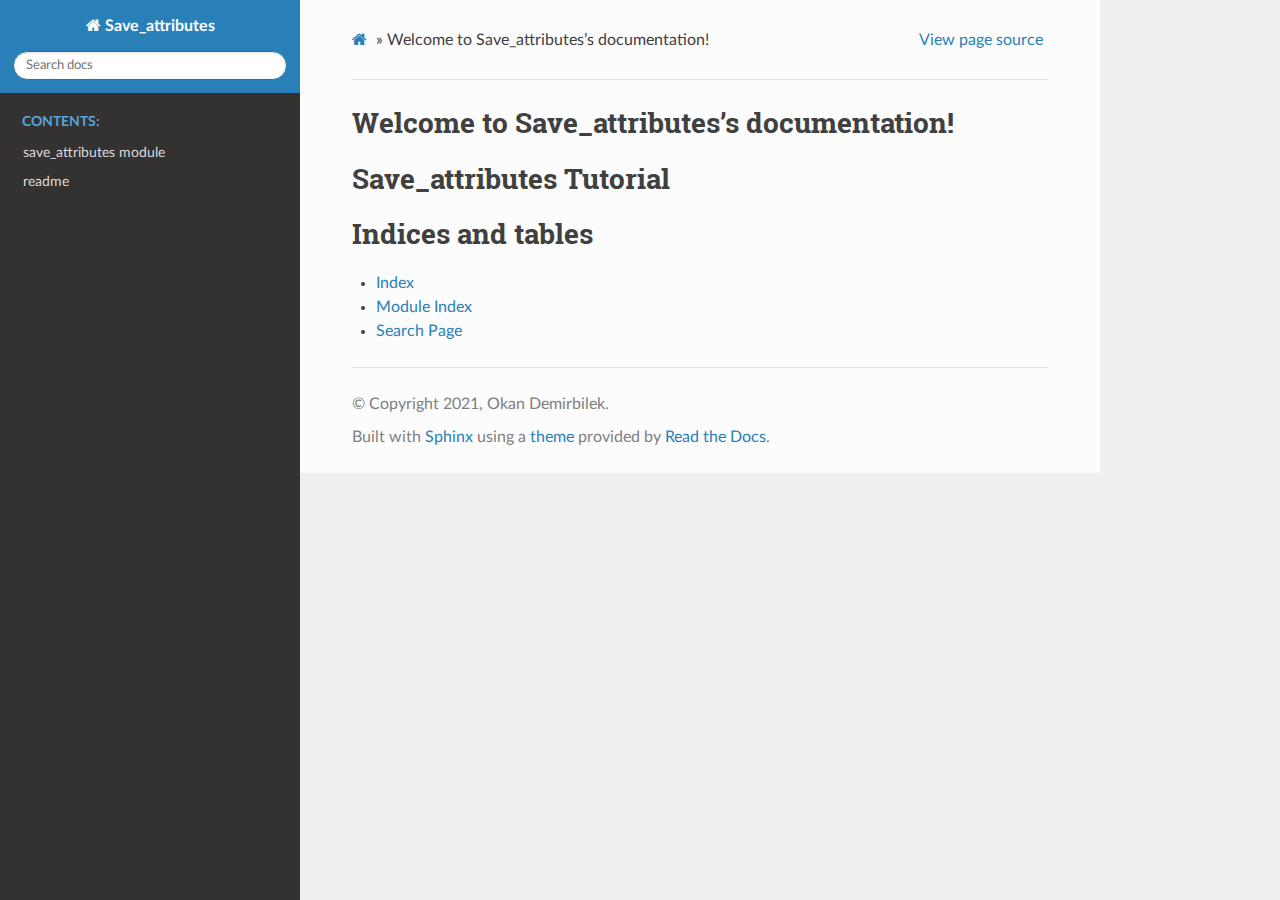
<file: readme/readme.html>
<!DOCTYPE html>
<html class="writer-html5" lang="en" >
<head>
  <meta charset="utf-8" />
  
  <meta name="viewport" content="width=device-width, initial-scale=1.0" />
  
  <title>Welcome to Save_attributes’s documentation! &mdash; Save_attributes 1.0.0 documentation</title>
  

  
  <link rel="stylesheet" href="../_static/css/theme.css" type="text/css" />
  <link rel="stylesheet" href="../_static/pygments.css" type="text/css" />

  
  

  
  

  

  
  <!--[if lt IE 9]>
    <script src="../_static/js/html5shiv.min.js"></script>
  <![endif]-->
  
    
      <script type="text/javascript" id="documentation_options" data-url_root="../" src="../_static/documentation_options.js"></script>
        <script src="../_static/jquery.js"></script>
        <script src="../_static/underscore.js"></script>
        <script src="../_static/doctools.js"></script>
    
    <script type="text/javascript" src="../_static/js/theme.js"></script>

    
    <link rel="index" title="Index" href="../genindex.html" />
    <link rel="search" title="Search" href="../search.html" /> 
</head>

<body class="wy-body-for-nav">

   
  <div class="wy-grid-for-nav">
    
    <nav data-toggle="wy-nav-shift" class="wy-nav-side">
      <div class="wy-side-scroll">
        <div class="wy-side-nav-search" >
          

          
            <a href="../index.html" class="icon icon-home"> Save_attributes
          

          
          </a>

          
            
            
          

          
<div role="search">
  <form id="rtd-search-form" class="wy-form" action="../search.html" method="get">
    <input type="text" name="q" placeholder="Search docs" />
    <input type="hidden" name="check_keywords" value="yes" />
    <input type="hidden" name="area" value="default" />
  </form>
</div>

          
        </div>

        
        <div class="wy-menu wy-menu-vertical" data-spy="affix" role="navigation" aria-label="main navigation">
          
            
            
              
            
            
              <p class="caption"><span class="caption-text">Contents:</span></p>
<ul>
<li class="toctree-l1"><a class="reference internal" href="../docs/save_attributes.html">save_attributes module</a></li>
<li class="toctree-l1"><a class="reference internal" href="../readme.html">readme</a></li>
</ul>

            
          
        </div>
        
      </div>
    </nav>

    <section data-toggle="wy-nav-shift" class="wy-nav-content-wrap">

      
      <nav class="wy-nav-top" aria-label="top navigation">
        
          <i data-toggle="wy-nav-top" class="fa fa-bars"></i>
          <a href="../index.html">Save_attributes</a>
        
      </nav>


      <div class="wy-nav-content">
        
        <div class="rst-content">
        
          

















<div role="navigation" aria-label="breadcrumbs navigation">

  <ul class="wy-breadcrumbs">
    
      <li><a href="../index.html" class="icon icon-home"></a> &raquo;</li>
        
      <li>Welcome to Save_attributes’s documentation!</li>
    
    
      <li class="wy-breadcrumbs-aside">
        
          
            <a href="../_sources/readme/readme.rst.txt" rel="nofollow"> View page source</a>
          
        
      </li>
    
  </ul>

  
  <hr/>
</div>
          <div role="main" class="document" itemscope="itemscope" itemtype="http://schema.org/Article">
           <div itemprop="articleBody">
            
  <div class="section" id="welcome-to-save-attributes-s-documentation">
<h1>Welcome to Save_attributes’s documentation!<a class="headerlink" href="#welcome-to-save-attributes-s-documentation" title="Permalink to this headline">¶</a></h1>
</div>
<div class="section" id="save-attributes-tutorial">
<h1>Save_attributes Tutorial<a class="headerlink" href="#save-attributes-tutorial" title="Permalink to this headline">¶</a></h1>
<div class="toctree-wrapper compound">
</div>
</div>
<div class="section" id="indices-and-tables">
<h1>Indices and tables<a class="headerlink" href="#indices-and-tables" title="Permalink to this headline">¶</a></h1>
<ul class="simple">
<li><p><a class="reference internal" href="../genindex.html"><span class="std std-ref">Index</span></a></p></li>
<li><p><a class="reference internal" href="../py-modindex.html"><span class="std std-ref">Module Index</span></a></p></li>
<li><p><a class="reference internal" href="../search.html"><span class="std std-ref">Search Page</span></a></p></li>
</ul>
</div>


           </div>
           
          </div>
          <footer>

  <hr/>

  <div role="contentinfo">
    <p>
        &#169; Copyright 2021, Okan Demirbilek.

    </p>
  </div>
    
    
    
    Built with <a href="https://www.sphinx-doc.org/">Sphinx</a> using a
    
    <a href="https://github.com/readthedocs/sphinx_rtd_theme">theme</a>
    
    provided by <a href="https://readthedocs.org">Read the Docs</a>. 

</footer>
        </div>
      </div>

    </section>

  </div>
  

  <script type="text/javascript">
      jQuery(function () {
          SphinxRtdTheme.Navigation.enable(true);
      });
  </script>

  
  
    
   

</body>
</html>
</file>
<file: _static/css/theme.css>
html{box-sizing:border-box}*,:after,:before{box-sizing:inherit}article,aside,details,figcaption,figure,footer,header,hgroup,nav,section{display:block}audio,canvas,video{display:inline-block;*display:inline;*zoom:1}[hidden],audio:not([controls]){display:none}*{-webkit-box-sizing:border-box;-moz-box-sizing:border-box;box-sizing:border-box}html{font-size:100%;-webkit-text-size-adjust:100%;-ms-text-size-adjust:100%}body{margin:0}a:active,a:hover{outline:0}abbr[title]{border-bottom:1px dotted}b,strong{font-weight:700}blockquote{margin:0}dfn{font-style:italic}ins{background:#ff9;text-decoration:none}ins,mark{color:#000}mark{background:#ff0;font-style:italic;font-weight:700}.rst-content code,.rst-content tt,code,kbd,pre,samp{font-family:monospace,serif;_font-family:courier new,monospace;font-size:1em}pre{white-space:pre}q{quotes:none}q:after,q:before{content:"";content:none}small{font-size:85%}sub,sup{font-size:75%;line-height:0;position:relative;vertical-align:baseline}sup{top:-.5em}sub{bottom:-.25em}dl,ol,ul{margin:0;padding:0;list-style:none;list-style-image:none}li{list-style:none}dd{margin:0}img{border:0;-ms-interpolation-mode:bicubic;vertical-align:middle;max-width:100%}svg:not(:root){overflow:hidden}figure,form{margin:0}label{cursor:pointer}button,input,select,textarea{font-size:100%;margin:0;vertical-align:baseline;*vertical-align:middle}button,input{line-height:normal}button,input[type=button],input[type=reset],input[type=submit]{cursor:pointer;-webkit-appearance:button;*overflow:visible}button[disabled],input[disabled]{cursor:default}input[type=search]{-webkit-appearance:textfield;-moz-box-sizing:content-box;-webkit-box-sizing:content-box;box-sizing:content-box}textarea{resize:vertical}table{border-collapse:collapse;border-spacing:0}td{vertical-align:top}.chromeframe{margin:.2em 0;background:#ccc;color:#000;padding:.2em 0}.ir{display:block;border:0;text-indent:-999em;overflow:hidden;background-color:transparent;background-repeat:no-repeat;text-align:left;direction:ltr;*line-height:0}.ir br{display:none}.hidden{display:none!important;visibility:hidden}.visuallyhidden{border:0;clip:rect(0 0 0 0);height:1px;margin:-1px;overflow:hidden;padding:0;position:absolute;width:1px}.visuallyhidden.focusable:active,.visuallyhidden.focusable:focus{clip:auto;height:auto;margin:0;overflow:visible;position:static;width:auto}.invisible{visibility:hidden}.relative{position:relative}big,small{font-size:100%}@media print{body,html,section{background:none!important}*{box-shadow:none!important;text-shadow:none!important;filter:none!important;-ms-filter:none!important}a,a:visited{text-decoration:underline}.ir a:after,a[href^="#"]:after,a[href^="javascript:"]:after{content:""}blockquote,pre{page-break-inside:avoid}thead{display:table-header-group}img,tr{page-break-inside:avoid}img{max-width:100%!important}@page{margin:.5cm}.rst-content .toctree-wrapper>p.caption,h2,h3,p{orphans:3;widows:3}.rst-content .toctree-wrapper>p.caption,h2,h3{page-break-after:avoid}}.btn,.fa:before,.icon:before,.rst-content .admonition,.rst-content .admonition-title:before,.rst-content .admonition-todo,.rst-content .attention,.rst-content .caution,.rst-content .code-block-caption .headerlink:before,.rst-content .danger,.rst-content .error,.rst-content .hint,.rst-content .important,.rst-content .note,.rst-content .seealso,.rst-content .tip,.rst-content .warning,.rst-content code.download span:first-child:before,.rst-content dl dt .headerlink:before,.rst-content h1 .headerlink:before,.rst-content h2 .headerlink:before,.rst-content h3 .headerlink:before,.rst-content h4 .headerlink:before,.rst-content h5 .headerlink:before,.rst-content h6 .headerlink:before,.rst-content p.caption .headerlink:before,.rst-content table>caption .headerlink:before,.rst-content tt.download span:first-child:before,.wy-alert,.wy-dropdown .caret:before,.wy-inline-validate.wy-inline-validate-danger .wy-input-context:before,.wy-inline-validate.wy-inline-validate-info .wy-input-context:before,.wy-inline-validate.wy-inline-validate-success .wy-input-context:before,.wy-inline-validate.wy-inline-validate-warning .wy-input-context:before,.wy-menu-vertical li.current>a,.wy-menu-vertical li.current>a span.toctree-expand:before,.wy-menu-vertical li.on a,.wy-menu-vertical li.on a span.toctree-expand:before,.wy-menu-vertical li span.toctree-expand:before,.wy-nav-top a,.wy-side-nav-search .wy-dropdown>a,.wy-side-nav-search>a,input[type=color],input[type=date],input[type=datetime-local],input[type=datetime],input[type=email],input[type=month],input[type=number],input[type=password],input[type=search],input[type=tel],input[type=text],input[type=time],input[type=url],input[type=week],select,textarea{-webkit-font-smoothing:antialiased}.clearfix{*zoom:1}.clearfix:after,.clearfix:before{display:table;content:""}.clearfix:after{clear:both}/*!
 *  Font Awesome 4.7.0 by @davegandy - http://fontawesome.io - @fontawesome
 *  License - http://fontawesome.io/license (Font: SIL OFL 1.1, CSS: MIT License)
 */@font-face{font-family:FontAwesome;src:url(fonts/fontawesome-webfont.eot?674f50d287a8c48dc19ba404d20fe713);src:url(fonts/fontawesome-webfont.eot?674f50d287a8c48dc19ba404d20fe713?#iefix&v=4.7.0) format("embedded-opentype"),url(fonts/fontawesome-webfont.woff2?af7ae505a9eed503f8b8e6982036873e) format("woff2"),url(fonts/fontawesome-webfont.woff?fee66e712a8a08eef5805a46892932ad) format("woff"),url(fonts/fontawesome-webfont.ttf?b06871f281fee6b241d60582ae9369b9) format("truetype"),url(fonts/fontawesome-webfont.svg?912ec66d7572ff821749319396470bde#fontawesomeregular) format("svg");font-weight:400;font-style:normal}.fa,.icon,.rst-content .admonition-title,.rst-content .code-block-caption .headerlink,.rst-content code.download span:first-child,.rst-content dl dt .headerlink,.rst-content h1 .headerlink,.rst-content h2 .headerlink,.rst-content h3 .headerlink,.rst-content h4 .headerlink,.rst-content h5 .headerlink,.rst-content h6 .headerlink,.rst-content p.caption .headerlink,.rst-content table>caption .headerlink,.rst-content tt.download span:first-child,.wy-menu-vertical li.current>a span.toctree-expand,.wy-menu-vertical li.on a span.toctree-expand,.wy-menu-vertical li span.toctree-expand{display:inline-block;font:normal normal normal 14px/1 FontAwesome;font-size:inherit;text-rendering:auto;-webkit-font-smoothing:antialiased;-moz-osx-font-smoothing:grayscale}.fa-lg{font-size:1.33333em;line-height:.75em;vertical-align:-15%}.fa-2x{font-size:2em}.fa-3x{font-size:3em}.fa-4x{font-size:4em}.fa-5x{font-size:5em}.fa-fw{width:1.28571em;text-align:center}.fa-ul{padding-left:0;margin-left:2.14286em;list-style-type:none}.fa-ul>li{position:relative}.fa-li{position:absolute;left:-2.14286em;width:2.14286em;top:.14286em;text-align:center}.fa-li.fa-lg{left:-1.85714em}.fa-border{padding:.2em .25em .15em;border:.08em solid #eee;border-radius:.1em}.fa-pull-left{float:left}.fa-pull-right{float:right}.fa-pull-left.icon,.fa.fa-pull-left,.rst-content .code-block-caption .fa-pull-left.headerlink,.rst-content .fa-pull-left.admonition-title,.rst-content code.download span.fa-pull-left:first-child,.rst-content dl dt .fa-pull-left.headerlink,.rst-content h1 .fa-pull-left.headerlink,.rst-content h2 .fa-pull-left.headerlink,.rst-content h3 .fa-pull-left.headerlink,.rst-content h4 .fa-pull-left.headerlink,.rst-content h5 .fa-pull-left.headerlink,.rst-content h6 .fa-pull-left.headerlink,.rst-content p.caption .fa-pull-left.headerlink,.rst-content table>caption .fa-pull-left.headerlink,.rst-content tt.download span.fa-pull-left:first-child,.wy-menu-vertical li.current>a span.fa-pull-left.toctree-expand,.wy-menu-vertical li.on a span.fa-pull-left.toctree-expand,.wy-menu-vertical li span.fa-pull-left.toctree-expand{margin-right:.3em}.fa-pull-right.icon,.fa.fa-pull-right,.rst-content .code-block-caption .fa-pull-right.headerlink,.rst-content .fa-pull-right.admonition-title,.rst-content code.download span.fa-pull-right:first-child,.rst-content dl dt .fa-pull-right.headerlink,.rst-content h1 .fa-pull-right.headerlink,.rst-content h2 .fa-pull-right.headerlink,.rst-content h3 .fa-pull-right.headerlink,.rst-content h4 .fa-pull-right.headerlink,.rst-content h5 .fa-pull-right.headerlink,.rst-content h6 .fa-pull-right.headerlink,.rst-content p.caption .fa-pull-right.headerlink,.rst-content table>caption .fa-pull-right.headerlink,.rst-content tt.download span.fa-pull-right:first-child,.wy-menu-vertical li.current>a span.fa-pull-right.toctree-expand,.wy-menu-vertical li.on a span.fa-pull-right.toctree-expand,.wy-menu-vertical li span.fa-pull-right.toctree-expand{margin-left:.3em}.pull-right{float:right}.pull-left{float:left}.fa.pull-left,.pull-left.icon,.rst-content .code-block-caption .pull-left.headerlink,.rst-content .pull-left.admonition-title,.rst-content code.download span.pull-left:first-child,.rst-content dl dt .pull-left.headerlink,.rst-content h1 .pull-left.headerlink,.rst-content h2 .pull-left.headerlink,.rst-content h3 .pull-left.headerlink,.rst-content h4 .pull-left.headerlink,.rst-content h5 .pull-left.headerlink,.rst-content h6 .pull-left.headerlink,.rst-content p.caption .pull-left.headerlink,.rst-content table>caption .pull-left.headerlink,.rst-content tt.download span.pull-left:first-child,.wy-menu-vertical li.current>a span.pull-left.toctree-expand,.wy-menu-vertical li.on a span.pull-left.toctree-expand,.wy-menu-vertical li span.pull-left.toctree-expand{margin-right:.3em}.fa.pull-right,.pull-right.icon,.rst-content .code-block-caption .pull-right.headerlink,.rst-content .pull-right.admonition-title,.rst-content code.download span.pull-right:first-child,.rst-content dl dt .pull-right.headerlink,.rst-content h1 .pull-right.headerlink,.rst-content h2 .pull-right.headerlink,.rst-content h3 .pull-right.headerlink,.rst-content h4 .pull-right.headerlink,.rst-content h5 .pull-right.headerlink,.rst-content h6 .pull-right.headerlink,.rst-content p.caption .pull-right.headerlink,.rst-content table>caption .pull-right.headerlink,.rst-content tt.download span.pull-right:first-child,.wy-menu-vertical li.current>a span.pull-right.toctree-expand,.wy-menu-vertical li.on a span.pull-right.toctree-expand,.wy-menu-vertical li span.pull-right.toctree-expand{margin-left:.3em}.fa-spin{-webkit-animation:fa-spin 2s linear infinite;animation:fa-spin 2s linear infinite}.fa-pulse{-webkit-animation:fa-spin 1s steps(8) infinite;animation:fa-spin 1s steps(8) infinite}@-webkit-keyframes fa-spin{0%{-webkit-transform:rotate(0deg);transform:rotate(0deg)}to{-webkit-transform:rotate(359deg);transform:rotate(359deg)}}@keyframes fa-spin{0%{-webkit-transform:rotate(0deg);transform:rotate(0deg)}to{-webkit-transform:rotate(359deg);transform:rotate(359deg)}}.fa-rotate-90{-ms-filter:"progid:DXImageTransform.Microsoft.BasicImage(rotation=1)";-webkit-transform:rotate(90deg);-ms-transform:rotate(90deg);transform:rotate(90deg)}.fa-rotate-180{-ms-filter:"progid:DXImageTransform.Microsoft.BasicImage(rotation=2)";-webkit-transform:rotate(180deg);-ms-transform:rotate(180deg);transform:rotate(180deg)}.fa-rotate-270{-ms-filter:"progid:DXImageTransform.Microsoft.BasicImage(rotation=3)";-webkit-transform:rotate(270deg);-ms-transform:rotate(270deg);transform:rotate(270deg)}.fa-flip-horizontal{-ms-filter:"progid:DXImageTransform.Microsoft.BasicImage(rotation=0, mirror=1)";-webkit-transform:scaleX(-1);-ms-transform:scaleX(-1);transform:scaleX(-1)}.fa-flip-vertical{-ms-filter:"progid:DXImageTransform.Microsoft.BasicImage(rotation=2, mirror=1)";-webkit-transform:scaleY(-1);-ms-transform:scaleY(-1);transform:scaleY(-1)}:root .fa-flip-horizontal,:root .fa-flip-vertical,:root .fa-rotate-90,:root .fa-rotate-180,:root .fa-rotate-270{filter:none}.fa-stack{position:relative;display:inline-block;width:2em;height:2em;line-height:2em;vertical-align:middle}.fa-stack-1x,.fa-stack-2x{position:absolute;left:0;width:100%;text-align:center}.fa-stack-1x{line-height:inherit}.fa-stack-2x{font-size:2em}.fa-inverse{color:#fff}.fa-glass:before{content:""}.fa-music:before{content:""}.fa-search:before,.icon-search:before{content:""}.fa-envelope-o:before{content:""}.fa-heart:before{content:""}.fa-star:before{content:""}.fa-star-o:before{content:""}.fa-user:before{content:""}.fa-film:before{content:""}.fa-th-large:before{content:""}.fa-th:before{content:""}.fa-th-list:before{content:""}.fa-check:before{content:""}.fa-close:before,.fa-remove:before,.fa-times:before{content:""}.fa-search-plus:before{content:""}.fa-search-minus:before{content:""}.fa-power-off:before{content:""}.fa-signal:before{content:""}.fa-cog:before,.fa-gear:before{content:""}.fa-trash-o:before{content:""}.fa-home:before,.icon-home:before{content:""}.fa-file-o:before{content:""}.fa-clock-o:before{content:""}.fa-road:before{content:""}.fa-download:before,.rst-content code.download span:first-child:before,.rst-content tt.download span:first-child:before{content:""}.fa-arrow-circle-o-down:before{content:""}.fa-arrow-circle-o-up:before{content:""}.fa-inbox:before{content:""}.fa-play-circle-o:before{content:""}.fa-repeat:before,.fa-rotate-right:before{content:""}.fa-refresh:before{content:""}.fa-list-alt:before{content:""}.fa-lock:before{content:""}.fa-flag:before{content:""}.fa-headphones:before{content:""}.fa-volume-off:before{content:""}.fa-volume-down:before{content:""}.fa-volume-up:before{content:""}.fa-qrcode:before{content:""}.fa-barcode:before{content:""}.fa-tag:before{content:""}.fa-tags:before{content:""}.fa-book:before,.icon-book:before{content:""}.fa-bookmark:before{content:""}.fa-print:before{content:""}.fa-camera:before{content:""}.fa-font:before{content:""}.fa-bold:before{content:""}.fa-italic:before{content:""}.fa-text-height:before{content:""}.fa-text-width:before{content:""}.fa-align-left:before{content:""}.fa-align-center:before{content:""}.fa-align-right:before{content:""}.fa-align-justify:before{content:""}.fa-list:before{content:""}.fa-dedent:before,.fa-outdent:before{content:""}.fa-indent:before{content:""}.fa-video-camera:before{content:""}.fa-image:before,.fa-photo:before,.fa-picture-o:before{content:""}.fa-pencil:before{content:""}.fa-map-marker:before{content:""}.fa-adjust:before{content:""}.fa-tint:before{content:""}.fa-edit:before,.fa-pencil-square-o:before{content:""}.fa-share-square-o:before{content:""}.fa-check-square-o:before{content:""}.fa-arrows:before{content:""}.fa-step-backward:before{content:""}.fa-fast-backward:before{content:""}.fa-backward:before{content:""}.fa-play:before{content:""}.fa-pause:before{content:""}.fa-stop:before{content:""}.fa-forward:before{content:""}.fa-fast-forward:before{content:""}.fa-step-forward:before{content:""}.fa-eject:before{content:""}.fa-chevron-left:before{content:""}.fa-chevron-right:before{content:""}.fa-plus-circle:before{content:""}.fa-minus-circle:before{content:""}.fa-times-circle:before,.wy-inline-validate.wy-inline-validate-danger .wy-input-context:before{content:""}.fa-check-circle:before,.wy-inline-validate.wy-inline-validate-success .wy-input-context:before{content:""}.fa-question-circle:before{content:""}.fa-info-circle:before{content:""}.fa-crosshairs:before{content:""}.fa-times-circle-o:before{content:""}.fa-check-circle-o:before{content:""}.fa-ban:before{content:""}.fa-arrow-left:before{content:""}.fa-arrow-right:before{content:""}.fa-arrow-up:before{content:""}.fa-arrow-down:before{content:""}.fa-mail-forward:before,.fa-share:before{content:""}.fa-expand:before{content:""}.fa-compress:before{content:""}.fa-plus:before{content:""}.fa-minus:before{content:""}.fa-asterisk:before{content:""}.fa-exclamation-circle:before,.rst-content .admonition-title:before,.wy-inline-validate.wy-inline-validate-info .wy-input-context:before,.wy-inline-validate.wy-inline-validate-warning .wy-input-context:before{content:""}.fa-gift:before{content:""}.fa-leaf:before{content:""}.fa-fire:before,.icon-fire:before{content:""}.fa-eye:before{content:""}.fa-eye-slash:before{content:""}.fa-exclamation-triangle:before,.fa-warning:before{content:""}.fa-plane:before{content:""}.fa-calendar:before{content:""}.fa-random:before{content:""}.fa-comment:before{content:""}.fa-magnet:before{content:""}.fa-chevron-up:before{content:""}.fa-chevron-down:before{content:""}.fa-retweet:before{content:""}.fa-shopping-cart:before{content:""}.fa-folder:before{content:""}.fa-folder-open:before{content:""}.fa-arrows-v:before{content:""}.fa-arrows-h:before{content:""}.fa-bar-chart-o:before,.fa-bar-chart:before{content:""}.fa-twitter-square:before{content:""}.fa-facebook-square:before{content:""}.fa-camera-retro:before{content:""}.fa-key:before{content:""}.fa-cogs:before,.fa-gears:before{content:""}.fa-comments:before{content:""}.fa-thumbs-o-up:before{content:""}.fa-thumbs-o-down:before{content:""}.fa-star-half:before{content:""}.fa-heart-o:before{content:""}.fa-sign-out:before{content:""}.fa-linkedin-square:before{content:""}.fa-thumb-tack:before{content:""}.fa-external-link:before{content:""}.fa-sign-in:before{content:""}.fa-trophy:before{content:""}.fa-github-square:before{content:""}.fa-upload:before{content:""}.fa-lemon-o:before{content:""}.fa-phone:before{content:""}.fa-square-o:before{content:""}.fa-bookmark-o:before{content:""}.fa-phone-square:before{content:""}.fa-twitter:before{content:""}.fa-facebook-f:before,.fa-facebook:before{content:""}.fa-github:before,.icon-github:before{content:""}.fa-unlock:before{content:""}.fa-credit-card:before{content:""}.fa-feed:before,.fa-rss:before{content:""}.fa-hdd-o:before{content:""}.fa-bullhorn:before{content:""}.fa-bell:before{content:""}.fa-certificate:before{content:""}.fa-hand-o-right:before{content:""}.fa-hand-o-left:before{content:""}.fa-hand-o-up:before{content:""}.fa-hand-o-down:before{content:""}.fa-arrow-circle-left:before,.icon-circle-arrow-left:before{content:""}.fa-arrow-circle-right:before,.icon-circle-arrow-right:before{content:""}.fa-arrow-circle-up:before{content:""}.fa-arrow-circle-down:before{content:""}.fa-globe:before{content:""}.fa-wrench:before{content:""}.fa-tasks:before{content:""}.fa-filter:before{content:""}.fa-briefcase:before{content:""}.fa-arrows-alt:before{content:""}.fa-group:before,.fa-users:before{content:""}.fa-chain:before,.fa-link:before,.icon-link:before{content:""}.fa-cloud:before{content:""}.fa-flask:before{content:""}.fa-cut:before,.fa-scissors:before{content:""}.fa-copy:before,.fa-files-o:before{content:""}.fa-paperclip:before{content:""}.fa-floppy-o:before,.fa-save:before{content:""}.fa-square:before{content:""}.fa-bars:before,.fa-navicon:before,.fa-reorder:before{content:""}.fa-list-ul:before{content:""}.fa-list-ol:before{content:""}.fa-strikethrough:before{content:""}.fa-underline:before{content:""}.fa-table:before{content:""}.fa-magic:before{content:""}.fa-truck:before{content:""}.fa-pinterest:before{content:""}.fa-pinterest-square:before{content:""}.fa-google-plus-square:before{content:""}.fa-google-plus:before{content:""}.fa-money:before{content:""}.fa-caret-down:before,.icon-caret-down:before,.wy-dropdown .caret:before{content:""}.fa-caret-up:before{content:""}.fa-caret-left:before{content:""}.fa-caret-right:before{content:""}.fa-columns:before{content:""}.fa-sort:before,.fa-unsorted:before{content:""}.fa-sort-desc:before,.fa-sort-down:before{content:""}.fa-sort-asc:before,.fa-sort-up:before{content:""}.fa-envelope:before{content:""}.fa-linkedin:before{content:""}.fa-rotate-left:before,.fa-undo:before{content:""}.fa-gavel:before,.fa-legal:before{content:""}.fa-dashboard:before,.fa-tachometer:before{content:""}.fa-comment-o:before{content:""}.fa-comments-o:before{content:""}.fa-bolt:before,.fa-flash:before{content:""}.fa-sitemap:before{content:""}.fa-umbrella:before{content:""}.fa-clipboard:before,.fa-paste:before{content:""}.fa-lightbulb-o:before{content:""}.fa-exchange:before{content:""}.fa-cloud-download:before{content:""}.fa-cloud-upload:before{content:""}.fa-user-md:before{content:""}.fa-stethoscope:before{content:""}.fa-suitcase:before{content:""}.fa-bell-o:before{content:""}.fa-coffee:before{content:""}.fa-cutlery:before{content:""}.fa-file-text-o:before{content:""}.fa-building-o:before{content:""}.fa-hospital-o:before{content:""}.fa-ambulance:before{content:""}.fa-medkit:before{content:""}.fa-fighter-jet:before{content:""}.fa-beer:before{content:""}.fa-h-square:before{content:""}.fa-plus-square:before{content:""}.fa-angle-double-left:before{content:""}.fa-angle-double-right:before{content:""}.fa-angle-double-up:before{content:""}.fa-angle-double-down:before{content:""}.fa-angle-left:before{content:""}.fa-angle-right:before{content:""}.fa-angle-up:before{content:""}.fa-angle-down:before{content:""}.fa-desktop:before{content:""}.fa-laptop:before{content:""}.fa-tablet:before{content:""}.fa-mobile-phone:before,.fa-mobile:before{content:""}.fa-circle-o:before{content:""}.fa-quote-left:before{content:""}.fa-quote-right:before{content:""}.fa-spinner:before{content:""}.fa-circle:before{content:""}.fa-mail-reply:before,.fa-reply:before{content:""}.fa-github-alt:before{content:""}.fa-folder-o:before{content:""}.fa-folder-open-o:before{content:""}.fa-smile-o:before{content:""}.fa-frown-o:before{content:""}.fa-meh-o:before{content:""}.fa-gamepad:before{content:""}.fa-keyboard-o:before{content:""}.fa-flag-o:before{content:""}.fa-flag-checkered:before{content:""}.fa-terminal:before{content:""}.fa-code:before{content:""}.fa-mail-reply-all:before,.fa-reply-all:before{content:""}.fa-star-half-empty:before,.fa-star-half-full:before,.fa-star-half-o:before{content:""}.fa-location-arrow:before{content:""}.fa-crop:before{content:""}.fa-code-fork:before{content:""}.fa-chain-broken:before,.fa-unlink:before{content:""}.fa-question:before{content:""}.fa-info:before{content:""}.fa-exclamation:before{content:""}.fa-superscript:before{content:""}.fa-subscript:before{content:""}.fa-eraser:before{content:""}.fa-puzzle-piece:before{content:""}.fa-microphone:before{content:""}.fa-microphone-slash:before{content:""}.fa-shield:before{content:""}.fa-calendar-o:before{content:""}.fa-fire-extinguisher:before{content:""}.fa-rocket:before{content:""}.fa-maxcdn:before{content:""}.fa-chevron-circle-left:before{content:""}.fa-chevron-circle-right:before{content:""}.fa-chevron-circle-up:before{content:""}.fa-chevron-circle-down:before{content:""}.fa-html5:before{content:""}.fa-css3:before{content:""}.fa-anchor:before{content:""}.fa-unlock-alt:before{content:""}.fa-bullseye:before{content:""}.fa-ellipsis-h:before{content:""}.fa-ellipsis-v:before{content:""}.fa-rss-square:before{content:""}.fa-play-circle:before{content:""}.fa-ticket:before{content:""}.fa-minus-square:before{content:""}.fa-minus-square-o:before,.wy-menu-vertical li.current>a span.toctree-expand:before,.wy-menu-vertical li.on a span.toctree-expand:before{content:""}.fa-level-up:before{content:""}.fa-level-down:before{content:""}.fa-check-square:before{content:""}.fa-pencil-square:before{content:""}.fa-external-link-square:before{content:""}.fa-share-square:before{content:""}.fa-compass:before{content:""}.fa-caret-square-o-down:before,.fa-toggle-down:before{content:""}.fa-caret-square-o-up:before,.fa-toggle-up:before{content:""}.fa-caret-square-o-right:before,.fa-toggle-right:before{content:""}.fa-eur:before,.fa-euro:before{content:""}.fa-gbp:before{content:""}.fa-dollar:before,.fa-usd:before{content:""}.fa-inr:before,.fa-rupee:before{content:""}.fa-cny:before,.fa-jpy:before,.fa-rmb:before,.fa-yen:before{content:""}.fa-rouble:before,.fa-rub:before,.fa-ruble:before{content:""}.fa-krw:before,.fa-won:before{content:""}.fa-bitcoin:before,.fa-btc:before{content:""}.fa-file:before{content:""}.fa-file-text:before{content:""}.fa-sort-alpha-asc:before{content:""}.fa-sort-alpha-desc:before{content:""}.fa-sort-amount-asc:before{content:""}.fa-sort-amount-desc:before{content:""}.fa-sort-numeric-asc:before{content:""}.fa-sort-numeric-desc:before{content:""}.fa-thumbs-up:before{content:""}.fa-thumbs-down:before{content:""}.fa-youtube-square:before{content:""}.fa-youtube:before{content:""}.fa-xing:before{content:""}.fa-xing-square:before{content:""}.fa-youtube-play:before{content:""}.fa-dropbox:before{content:""}.fa-stack-overflow:before{content:""}.fa-instagram:before{content:""}.fa-flickr:before{content:""}.fa-adn:before{content:""}.fa-bitbucket:before,.icon-bitbucket:before{content:""}.fa-bitbucket-square:before{content:""}.fa-tumblr:before{content:""}.fa-tumblr-square:before{content:""}.fa-long-arrow-down:before{content:""}.fa-long-arrow-up:before{content:""}.fa-long-arrow-left:before{content:""}.fa-long-arrow-right:before{content:""}.fa-apple:before{content:""}.fa-windows:before{content:""}.fa-android:before{content:""}.fa-linux:before{content:""}.fa-dribbble:before{content:""}.fa-skype:before{content:""}.fa-foursquare:before{content:""}.fa-trello:before{content:""}.fa-female:before{content:""}.fa-male:before{content:""}.fa-gittip:before,.fa-gratipay:before{content:""}.fa-sun-o:before{content:""}.fa-moon-o:before{content:""}.fa-archive:before{content:""}.fa-bug:before{content:""}.fa-vk:before{content:""}.fa-weibo:before{content:""}.fa-renren:before{content:""}.fa-pagelines:before{content:""}.fa-stack-exchange:before{content:""}.fa-arrow-circle-o-right:before{content:""}.fa-arrow-circle-o-left:before{content:""}.fa-caret-square-o-left:before,.fa-toggle-left:before{content:""}.fa-dot-circle-o:before{content:""}.fa-wheelchair:before{content:""}.fa-vimeo-square:before{content:""}.fa-try:before,.fa-turkish-lira:before{content:""}.fa-plus-square-o:before,.wy-menu-vertical li span.toctree-expand:before{content:""}.fa-space-shuttle:before{content:""}.fa-slack:before{content:""}.fa-envelope-square:before{content:""}.fa-wordpress:before{content:""}.fa-openid:before{content:""}.fa-bank:before,.fa-institution:before,.fa-university:before{content:""}.fa-graduation-cap:before,.fa-mortar-board:before{content:""}.fa-yahoo:before{content:""}.fa-google:before{content:""}.fa-reddit:before{content:""}.fa-reddit-square:before{content:""}.fa-stumbleupon-circle:before{content:""}.fa-stumbleupon:before{content:""}.fa-delicious:before{content:""}.fa-digg:before{content:""}.fa-pied-piper-pp:before{content:""}.fa-pied-piper-alt:before{content:""}.fa-drupal:before{content:""}.fa-joomla:before{content:""}.fa-language:before{content:""}.fa-fax:before{content:""}.fa-building:before{content:""}.fa-child:before{content:""}.fa-paw:before{content:""}.fa-spoon:before{content:""}.fa-cube:before{content:""}.fa-cubes:before{content:""}.fa-behance:before{content:""}.fa-behance-square:before{content:""}.fa-steam:before{content:""}.fa-steam-square:before{content:""}.fa-recycle:before{content:""}.fa-automobile:before,.fa-car:before{content:""}.fa-cab:before,.fa-taxi:before{content:""}.fa-tree:before{content:""}.fa-spotify:before{content:""}.fa-deviantart:before{content:""}.fa-soundcloud:before{content:""}.fa-database:before{content:""}.fa-file-pdf-o:before{content:""}.fa-file-word-o:before{content:""}.fa-file-excel-o:before{content:""}.fa-file-powerpoint-o:before{content:""}.fa-file-image-o:before,.fa-file-photo-o:before,.fa-file-picture-o:before{content:""}.fa-file-archive-o:before,.fa-file-zip-o:before{content:""}.fa-file-audio-o:before,.fa-file-sound-o:before{content:""}.fa-file-movie-o:before,.fa-file-video-o:before{content:""}.fa-file-code-o:before{content:""}.fa-vine:before{content:""}.fa-codepen:before{content:""}.fa-jsfiddle:before{content:""}.fa-life-bouy:before,.fa-life-buoy:before,.fa-life-ring:before,.fa-life-saver:before,.fa-support:before{content:""}.fa-circle-o-notch:before{content:""}.fa-ra:before,.fa-rebel:before,.fa-resistance:before{content:""}.fa-empire:before,.fa-ge:before{content:""}.fa-git-square:before{content:""}.fa-git:before{content:""}.fa-hacker-news:before,.fa-y-combinator-square:before,.fa-yc-square:before{content:""}.fa-tencent-weibo:before{content:""}.fa-qq:before{content:""}.fa-wechat:before,.fa-weixin:before{content:""}.fa-paper-plane:before,.fa-send:before{content:""}.fa-paper-plane-o:before,.fa-send-o:before{content:""}.fa-history:before{content:""}.fa-circle-thin:before{content:""}.fa-header:before{content:""}.fa-paragraph:before{content:""}.fa-sliders:before{content:""}.fa-share-alt:before{content:""}.fa-share-alt-square:before{content:""}.fa-bomb:before{content:""}.fa-futbol-o:before,.fa-soccer-ball-o:before{content:""}.fa-tty:before{content:""}.fa-binoculars:before{content:""}.fa-plug:before{content:""}.fa-slideshare:before{content:""}.fa-twitch:before{content:""}.fa-yelp:before{content:""}.fa-newspaper-o:before{content:""}.fa-wifi:before{content:""}.fa-calculator:before{content:""}.fa-paypal:before{content:""}.fa-google-wallet:before{content:""}.fa-cc-visa:before{content:""}.fa-cc-mastercard:before{content:""}.fa-cc-discover:before{content:""}.fa-cc-amex:before{content:""}.fa-cc-paypal:before{content:""}.fa-cc-stripe:before{content:""}.fa-bell-slash:before{content:""}.fa-bell-slash-o:before{content:""}.fa-trash:before{content:""}.fa-copyright:before{content:""}.fa-at:before{content:""}.fa-eyedropper:before{content:""}.fa-paint-brush:before{content:""}.fa-birthday-cake:before{content:""}.fa-area-chart:before{content:""}.fa-pie-chart:before{content:""}.fa-line-chart:before{content:""}.fa-lastfm:before{content:""}.fa-lastfm-square:before{content:""}.fa-toggle-off:before{content:""}.fa-toggle-on:before{content:""}.fa-bicycle:before{content:""}.fa-bus:before{content:""}.fa-ioxhost:before{content:""}.fa-angellist:before{content:""}.fa-cc:before{content:""}.fa-ils:before,.fa-shekel:before,.fa-sheqel:before{content:""}.fa-meanpath:before{content:""}.fa-buysellads:before{content:""}.fa-connectdevelop:before{content:""}.fa-dashcube:before{content:""}.fa-forumbee:before{content:""}.fa-leanpub:before{content:""}.fa-sellsy:before{content:""}.fa-shirtsinbulk:before{content:""}.fa-simplybuilt:before{content:""}.fa-skyatlas:before{content:""}.fa-cart-plus:before{content:""}.fa-cart-arrow-down:before{content:""}.fa-diamond:before{content:""}.fa-ship:before{content:""}.fa-user-secret:before{content:""}.fa-motorcycle:before{content:""}.fa-street-view:before{content:""}.fa-heartbeat:before{content:""}.fa-venus:before{content:""}.fa-mars:before{content:""}.fa-mercury:before{content:""}.fa-intersex:before,.fa-transgender:before{content:""}.fa-transgender-alt:before{content:""}.fa-venus-double:before{content:""}.fa-mars-double:before{content:""}.fa-venus-mars:before{content:""}.fa-mars-stroke:before{content:""}.fa-mars-stroke-v:before{content:""}.fa-mars-stroke-h:before{content:""}.fa-neuter:before{content:""}.fa-genderless:before{content:""}.fa-facebook-official:before{content:""}.fa-pinterest-p:before{content:""}.fa-whatsapp:before{content:""}.fa-server:before{content:""}.fa-user-plus:before{content:""}.fa-user-times:before{content:""}.fa-bed:before,.fa-hotel:before{content:""}.fa-viacoin:before{content:""}.fa-train:before{content:""}.fa-subway:before{content:""}.fa-medium:before{content:""}.fa-y-combinator:before,.fa-yc:before{content:""}.fa-optin-monster:before{content:""}.fa-opencart:before{content:""}.fa-expeditedssl:before{content:""}.fa-battery-4:before,.fa-battery-full:before,.fa-battery:before{content:""}.fa-battery-3:before,.fa-battery-three-quarters:before{content:""}.fa-battery-2:before,.fa-battery-half:before{content:""}.fa-battery-1:before,.fa-battery-quarter:before{content:""}.fa-battery-0:before,.fa-battery-empty:before{content:""}.fa-mouse-pointer:before{content:""}.fa-i-cursor:before{content:""}.fa-object-group:before{content:""}.fa-object-ungroup:before{content:""}.fa-sticky-note:before{content:""}.fa-sticky-note-o:before{content:""}.fa-cc-jcb:before{content:""}.fa-cc-diners-club:before{content:""}.fa-clone:before{content:""}.fa-balance-scale:before{content:""}.fa-hourglass-o:before{content:""}.fa-hourglass-1:before,.fa-hourglass-start:before{content:""}.fa-hourglass-2:before,.fa-hourglass-half:before{content:""}.fa-hourglass-3:before,.fa-hourglass-end:before{content:""}.fa-hourglass:before{content:""}.fa-hand-grab-o:before,.fa-hand-rock-o:before{content:""}.fa-hand-paper-o:before,.fa-hand-stop-o:before{content:""}.fa-hand-scissors-o:before{content:""}.fa-hand-lizard-o:before{content:""}.fa-hand-spock-o:before{content:""}.fa-hand-pointer-o:before{content:""}.fa-hand-peace-o:before{content:""}.fa-trademark:before{content:""}.fa-registered:before{content:""}.fa-creative-commons:before{content:""}.fa-gg:before{content:""}.fa-gg-circle:before{content:""}.fa-tripadvisor:before{content:""}.fa-odnoklassniki:before{content:""}.fa-odnoklassniki-square:before{content:""}.fa-get-pocket:before{content:""}.fa-wikipedia-w:before{content:""}.fa-safari:before{content:""}.fa-chrome:before{content:""}.fa-firefox:before{content:""}.fa-opera:before{content:""}.fa-internet-explorer:before{content:""}.fa-television:before,.fa-tv:before{content:""}.fa-contao:before{content:""}.fa-500px:before{content:""}.fa-amazon:before{content:""}.fa-calendar-plus-o:before{content:""}.fa-calendar-minus-o:before{content:""}.fa-calendar-times-o:before{content:""}.fa-calendar-check-o:before{content:""}.fa-industry:before{content:""}.fa-map-pin:before{content:""}.fa-map-signs:before{content:""}.fa-map-o:before{content:""}.fa-map:before{content:""}.fa-commenting:before{content:""}.fa-commenting-o:before{content:""}.fa-houzz:before{content:""}.fa-vimeo:before{content:""}.fa-black-tie:before{content:""}.fa-fonticons:before{content:""}.fa-reddit-alien:before{content:""}.fa-edge:before{content:""}.fa-credit-card-alt:before{content:""}.fa-codiepie:before{content:""}.fa-modx:before{content:""}.fa-fort-awesome:before{content:""}.fa-usb:before{content:""}.fa-product-hunt:before{content:""}.fa-mixcloud:before{content:""}.fa-scribd:before{content:""}.fa-pause-circle:before{content:""}.fa-pause-circle-o:before{content:""}.fa-stop-circle:before{content:""}.fa-stop-circle-o:before{content:""}.fa-shopping-bag:before{content:""}.fa-shopping-basket:before{content:""}.fa-hashtag:before{content:""}.fa-bluetooth:before{content:""}.fa-bluetooth-b:before{content:""}.fa-percent:before{content:""}.fa-gitlab:before,.icon-gitlab:before{content:""}.fa-wpbeginner:before{content:""}.fa-wpforms:before{content:""}.fa-envira:before{content:""}.fa-universal-access:before{content:""}.fa-wheelchair-alt:before{content:""}.fa-question-circle-o:before{content:""}.fa-blind:before{content:""}.fa-audio-description:before{content:""}.fa-volume-control-phone:before{content:""}.fa-braille:before{content:""}.fa-assistive-listening-systems:before{content:""}.fa-american-sign-language-interpreting:before,.fa-asl-interpreting:before{content:""}.fa-deaf:before,.fa-deafness:before,.fa-hard-of-hearing:before{content:""}.fa-glide:before{content:""}.fa-glide-g:before{content:""}.fa-sign-language:before,.fa-signing:before{content:""}.fa-low-vision:before{content:""}.fa-viadeo:before{content:""}.fa-viadeo-square:before{content:""}.fa-snapchat:before{content:""}.fa-snapchat-ghost:before{content:""}.fa-snapchat-square:before{content:""}.fa-pied-piper:before{content:""}.fa-first-order:before{content:""}.fa-yoast:before{content:""}.fa-themeisle:before{content:""}.fa-google-plus-circle:before,.fa-google-plus-official:before{content:""}.fa-fa:before,.fa-font-awesome:before{content:""}.fa-handshake-o:before{content:""}.fa-envelope-open:before{content:""}.fa-envelope-open-o:before{content:""}.fa-linode:before{content:""}.fa-address-book:before{content:""}.fa-address-book-o:before{content:""}.fa-address-card:before,.fa-vcard:before{content:""}.fa-address-card-o:before,.fa-vcard-o:before{content:""}.fa-user-circle:before{content:""}.fa-user-circle-o:before{content:""}.fa-user-o:before{content:""}.fa-id-badge:before{content:""}.fa-drivers-license:before,.fa-id-card:before{content:""}.fa-drivers-license-o:before,.fa-id-card-o:before{content:""}.fa-quora:before{content:""}.fa-free-code-camp:before{content:""}.fa-telegram:before{content:""}.fa-thermometer-4:before,.fa-thermometer-full:before,.fa-thermometer:before{content:""}.fa-thermometer-3:before,.fa-thermometer-three-quarters:before{content:""}.fa-thermometer-2:before,.fa-thermometer-half:before{content:""}.fa-thermometer-1:before,.fa-thermometer-quarter:before{content:""}.fa-thermometer-0:before,.fa-thermometer-empty:before{content:""}.fa-shower:before{content:""}.fa-bath:before,.fa-bathtub:before,.fa-s15:before{content:""}.fa-podcast:before{content:""}.fa-window-maximize:before{content:""}.fa-window-minimize:before{content:""}.fa-window-restore:before{content:""}.fa-times-rectangle:before,.fa-window-close:before{content:""}.fa-times-rectangle-o:before,.fa-window-close-o:before{content:""}.fa-bandcamp:before{content:""}.fa-grav:before{content:""}.fa-etsy:before{content:""}.fa-imdb:before{content:""}.fa-ravelry:before{content:""}.fa-eercast:before{content:""}.fa-microchip:before{content:""}.fa-snowflake-o:before{content:""}.fa-superpowers:before{content:""}.fa-wpexplorer:before{content:""}.fa-meetup:before{content:""}.sr-only{position:absolute;width:1px;height:1px;padding:0;margin:-1px;overflow:hidden;clip:rect(0,0,0,0);border:0}.sr-only-focusable:active,.sr-only-focusable:focus{position:static;width:auto;height:auto;margin:0;overflow:visible;clip:auto}.fa,.icon,.rst-content .admonition-title,.rst-content .code-block-caption .headerlink,.rst-content code.download span:first-child,.rst-content dl dt .headerlink,.rst-content h1 .headerlink,.rst-content h2 .headerlink,.rst-content h3 .headerlink,.rst-content h4 .headerlink,.rst-content h5 .headerlink,.rst-content h6 .headerlink,.rst-content p.caption .headerlink,.rst-content table>caption .headerlink,.rst-content tt.download span:first-child,.wy-dropdown .caret,.wy-inline-validate.wy-inline-validate-danger .wy-input-context,.wy-inline-validate.wy-inline-validate-info .wy-input-context,.wy-inline-validate.wy-inline-validate-success .wy-input-context,.wy-inline-validate.wy-inline-validate-warning .wy-input-context,.wy-menu-vertical li.current>a span.toctree-expand,.wy-menu-vertical li.on a span.toctree-expand,.wy-menu-vertical li span.toctree-expand{font-family:inherit}.fa:before,.icon:before,.rst-content .admonition-title:before,.rst-content .code-block-caption .headerlink:before,.rst-content code.download span:first-child:before,.rst-content dl dt .headerlink:before,.rst-content h1 .headerlink:before,.rst-content h2 .headerlink:before,.rst-content h3 .headerlink:before,.rst-content h4 .headerlink:before,.rst-content h5 .headerlink:before,.rst-content h6 .headerlink:before,.rst-content p.caption .headerlink:before,.rst-content table>caption .headerlink:before,.rst-content tt.download span:first-child:before,.wy-dropdown .caret:before,.wy-inline-validate.wy-inline-validate-danger .wy-input-context:before,.wy-inline-validate.wy-inline-validate-info .wy-input-context:before,.wy-inline-validate.wy-inline-validate-success .wy-input-context:before,.wy-inline-validate.wy-inline-validate-warning .wy-input-context:before,.wy-menu-vertical li.current>a span.toctree-expand:before,.wy-menu-vertical li.on a span.toctree-expand:before,.wy-menu-vertical li span.toctree-expand:before{font-family:FontAwesome;display:inline-block;font-style:normal;font-weight:400;line-height:1;text-decoration:inherit}.rst-content .code-block-caption a .headerlink,.rst-content a .admonition-title,.rst-content code.download a span:first-child,.rst-content dl dt a .headerlink,.rst-content h1 a .headerlink,.rst-content h2 a .headerlink,.rst-content h3 a .headerlink,.rst-content h4 a .headerlink,.rst-content h5 a .headerlink,.rst-content h6 a .headerlink,.rst-content p.caption a .headerlink,.rst-content table>caption a .headerlink,.rst-content tt.download a span:first-child,.wy-menu-vertical li.current>a span.toctree-expand,.wy-menu-vertical li.on a span.toctree-expand,.wy-menu-vertical li a span.toctree-expand,a .fa,a .icon,a .rst-content .admonition-title,a .rst-content .code-block-caption .headerlink,a .rst-content code.download span:first-child,a .rst-content dl dt .headerlink,a .rst-content h1 .headerlink,a .rst-content h2 .headerlink,a .rst-content h3 .headerlink,a .rst-content h4 .headerlink,a .rst-content h5 .headerlink,a .rst-content h6 .headerlink,a .rst-content p.caption .headerlink,a .rst-content table>caption .headerlink,a .rst-content tt.download span:first-child,a .wy-menu-vertical li span.toctree-expand{display:inline-block;text-decoration:inherit}.btn .fa,.btn .icon,.btn .rst-content .admonition-title,.btn .rst-content .code-block-caption .headerlink,.btn .rst-content code.download span:first-child,.btn .rst-content dl dt .headerlink,.btn .rst-content h1 .headerlink,.btn .rst-content h2 .headerlink,.btn .rst-content h3 .headerlink,.btn .rst-content h4 .headerlink,.btn .rst-content h5 .headerlink,.btn .rst-content h6 .headerlink,.btn .rst-content p.caption .headerlink,.btn .rst-content table>caption .headerlink,.btn .rst-content tt.download span:first-child,.btn .wy-menu-vertical li.current>a span.toctree-expand,.btn .wy-menu-vertical li.on a span.toctree-expand,.btn .wy-menu-vertical li span.toctree-expand,.nav .fa,.nav .icon,.nav .rst-content .admonition-title,.nav .rst-content .code-block-caption .headerlink,.nav .rst-content code.download span:first-child,.nav .rst-content dl dt .headerlink,.nav .rst-content h1 .headerlink,.nav .rst-content h2 .headerlink,.nav .rst-content h3 .headerlink,.nav .rst-content h4 .headerlink,.nav .rst-content h5 .headerlink,.nav .rst-content h6 .headerlink,.nav .rst-content p.caption .headerlink,.nav .rst-content table>caption .headerlink,.nav .rst-content tt.download span:first-child,.nav .wy-menu-vertical li.current>a span.toctree-expand,.nav .wy-menu-vertical li.on a span.toctree-expand,.nav .wy-menu-vertical li span.toctree-expand,.rst-content .btn .admonition-title,.rst-content .code-block-caption .btn .headerlink,.rst-content .code-block-caption .nav .headerlink,.rst-content .nav .admonition-title,.rst-content code.download .btn span:first-child,.rst-content code.download .nav span:first-child,.rst-content dl dt .btn .headerlink,.rst-content dl dt .nav .headerlink,.rst-content h1 .btn .headerlink,.rst-content h1 .nav .headerlink,.rst-content h2 .btn .headerlink,.rst-content h2 .nav .headerlink,.rst-content h3 .btn .headerlink,.rst-content h3 .nav .headerlink,.rst-content h4 .btn .headerlink,.rst-content h4 .nav .headerlink,.rst-content h5 .btn .headerlink,.rst-content h5 .nav .headerlink,.rst-content h6 .btn .headerlink,.rst-content h6 .nav .headerlink,.rst-content p.caption .btn .headerlink,.rst-content p.caption .nav .headerlink,.rst-content table>caption .btn .headerlink,.rst-content table>caption .nav .headerlink,.rst-content tt.download .btn span:first-child,.rst-content tt.download .nav span:first-child,.wy-menu-vertical li .btn span.toctree-expand,.wy-menu-vertical li.current>a .btn span.toctree-expand,.wy-menu-vertical li.current>a .nav span.toctree-expand,.wy-menu-vertical li .nav span.toctree-expand,.wy-menu-vertical li.on a .btn span.toctree-expand,.wy-menu-vertical li.on a .nav span.toctree-expand{display:inline}.btn .fa-large.icon,.btn .fa.fa-large,.btn .rst-content .code-block-caption .fa-large.headerlink,.btn .rst-content .fa-large.admonition-title,.btn .rst-content code.download span.fa-large:first-child,.btn .rst-content dl dt .fa-large.headerlink,.btn .rst-content h1 .fa-large.headerlink,.btn .rst-content h2 .fa-large.headerlink,.btn .rst-content h3 .fa-large.headerlink,.btn .rst-content h4 .fa-large.headerlink,.btn .rst-content h5 .fa-large.headerlink,.btn .rst-content h6 .fa-large.headerlink,.btn .rst-content p.caption .fa-large.headerlink,.btn .rst-content table>caption .fa-large.headerlink,.btn .rst-content tt.download span.fa-large:first-child,.btn .wy-menu-vertical li span.fa-large.toctree-expand,.nav .fa-large.icon,.nav .fa.fa-large,.nav .rst-content .code-block-caption .fa-large.headerlink,.nav .rst-content .fa-large.admonition-title,.nav .rst-content code.download span.fa-large:first-child,.nav .rst-content dl dt .fa-large.headerlink,.nav .rst-content h1 .fa-large.headerlink,.nav .rst-content h2 .fa-large.headerlink,.nav .rst-content h3 .fa-large.headerlink,.nav .rst-content h4 .fa-large.headerlink,.nav .rst-content h5 .fa-large.headerlink,.nav .rst-content h6 .fa-large.headerlink,.nav .rst-content p.caption .fa-large.headerlink,.nav .rst-content table>caption .fa-large.headerlink,.nav .rst-content tt.download span.fa-large:first-child,.nav .wy-menu-vertical li span.fa-large.toctree-expand,.rst-content .btn .fa-large.admonition-title,.rst-content .code-block-caption .btn .fa-large.headerlink,.rst-content .code-block-caption .nav .fa-large.headerlink,.rst-content .nav .fa-large.admonition-title,.rst-content code.download .btn span.fa-large:first-child,.rst-content code.download .nav span.fa-large:first-child,.rst-content dl dt .btn .fa-large.headerlink,.rst-content dl dt .nav .fa-large.headerlink,.rst-content h1 .btn .fa-large.headerlink,.rst-content h1 .nav .fa-large.headerlink,.rst-content h2 .btn .fa-large.headerlink,.rst-content h2 .nav .fa-large.headerlink,.rst-content h3 .btn .fa-large.headerlink,.rst-content h3 .nav .fa-large.headerlink,.rst-content h4 .btn .fa-large.headerlink,.rst-content h4 .nav .fa-large.headerlink,.rst-content h5 .btn .fa-large.headerlink,.rst-content h5 .nav .fa-large.headerlink,.rst-content h6 .btn .fa-large.headerlink,.rst-content h6 .nav .fa-large.headerlink,.rst-content p.caption .btn .fa-large.headerlink,.rst-content p.caption .nav .fa-large.headerlink,.rst-content table>caption .btn .fa-large.headerlink,.rst-content table>caption .nav .fa-large.headerlink,.rst-content tt.download .btn span.fa-large:first-child,.rst-content tt.download .nav span.fa-large:first-child,.wy-menu-vertical li .btn span.fa-large.toctree-expand,.wy-menu-vertical li .nav span.fa-large.toctree-expand{line-height:.9em}.btn .fa-spin.icon,.btn .fa.fa-spin,.btn .rst-content .code-block-caption .fa-spin.headerlink,.btn .rst-content .fa-spin.admonition-title,.btn .rst-content code.download span.fa-spin:first-child,.btn .rst-content dl dt .fa-spin.headerlink,.btn .rst-content h1 .fa-spin.headerlink,.btn .rst-content h2 .fa-spin.headerlink,.btn .rst-content h3 .fa-spin.headerlink,.btn .rst-content h4 .fa-spin.headerlink,.btn .rst-content h5 .fa-spin.headerlink,.btn .rst-content h6 .fa-spin.headerlink,.btn .rst-content p.caption .fa-spin.headerlink,.btn .rst-content table>caption .fa-spin.headerlink,.btn .rst-content tt.download span.fa-spin:first-child,.btn .wy-menu-vertical li span.fa-spin.toctree-expand,.nav .fa-spin.icon,.nav .fa.fa-spin,.nav .rst-content .code-block-caption .fa-spin.headerlink,.nav .rst-content .fa-spin.admonition-title,.nav .rst-content code.download span.fa-spin:first-child,.nav .rst-content dl dt .fa-spin.headerlink,.nav .rst-content h1 .fa-spin.headerlink,.nav .rst-content h2 .fa-spin.headerlink,.nav .rst-content h3 .fa-spin.headerlink,.nav .rst-content h4 .fa-spin.headerlink,.nav .rst-content h5 .fa-spin.headerlink,.nav .rst-content h6 .fa-spin.headerlink,.nav .rst-content p.caption .fa-spin.headerlink,.nav .rst-content table>caption .fa-spin.headerlink,.nav .rst-content tt.download span.fa-spin:first-child,.nav .wy-menu-vertical li span.fa-spin.toctree-expand,.rst-content .btn .fa-spin.admonition-title,.rst-content .code-block-caption .btn .fa-spin.headerlink,.rst-content .code-block-caption .nav .fa-spin.headerlink,.rst-content .nav .fa-spin.admonition-title,.rst-content code.download .btn span.fa-spin:first-child,.rst-content code.download .nav span.fa-spin:first-child,.rst-content dl dt .btn .fa-spin.headerlink,.rst-content dl dt .nav .fa-spin.headerlink,.rst-content h1 .btn .fa-spin.headerlink,.rst-content h1 .nav .fa-spin.headerlink,.rst-content h2 .btn .fa-spin.headerlink,.rst-content h2 .nav .fa-spin.headerlink,.rst-content h3 .btn .fa-spin.headerlink,.rst-content h3 .nav .fa-spin.headerlink,.rst-content h4 .btn .fa-spin.headerlink,.rst-content h4 .nav .fa-spin.headerlink,.rst-content h5 .btn .fa-spin.headerlink,.rst-content h5 .nav .fa-spin.headerlink,.rst-content h6 .btn .fa-spin.headerlink,.rst-content h6 .nav .fa-spin.headerlink,.rst-content p.caption .btn .fa-spin.headerlink,.rst-content p.caption .nav .fa-spin.headerlink,.rst-content table>caption .btn .fa-spin.headerlink,.rst-content table>caption .nav .fa-spin.headerlink,.rst-content tt.download .btn span.fa-spin:first-child,.rst-content tt.download .nav span.fa-spin:first-child,.wy-menu-vertical li .btn span.fa-spin.toctree-expand,.wy-menu-vertical li .nav span.fa-spin.toctree-expand{display:inline-block}.btn.fa:before,.btn.icon:before,.rst-content .btn.admonition-title:before,.rst-content .code-block-caption .btn.headerlink:before,.rst-content code.download span.btn:first-child:before,.rst-content dl dt .btn.headerlink:before,.rst-content h1 .btn.headerlink:before,.rst-content h2 .btn.headerlink:before,.rst-content h3 .btn.headerlink:before,.rst-content h4 .btn.headerlink:before,.rst-content h5 .btn.headerlink:before,.rst-content h6 .btn.headerlink:before,.rst-content p.caption .btn.headerlink:before,.rst-content table>caption .btn.headerlink:before,.rst-content tt.download span.btn:first-child:before,.wy-menu-vertical li span.btn.toctree-expand:before{opacity:.5;-webkit-transition:opacity .05s ease-in;-moz-transition:opacity .05s ease-in;transition:opacity .05s ease-in}.btn.fa:hover:before,.btn.icon:hover:before,.rst-content .btn.admonition-title:hover:before,.rst-content .code-block-caption .btn.headerlink:hover:before,.rst-content code.download span.btn:first-child:hover:before,.rst-content dl dt .btn.headerlink:hover:before,.rst-content h1 .btn.headerlink:hover:before,.rst-content h2 .btn.headerlink:hover:before,.rst-content h3 .btn.headerlink:hover:before,.rst-content h4 .btn.headerlink:hover:before,.rst-content h5 .btn.headerlink:hover:before,.rst-content h6 .btn.headerlink:hover:before,.rst-content p.caption .btn.headerlink:hover:before,.rst-content table>caption .btn.headerlink:hover:before,.rst-content tt.download span.btn:first-child:hover:before,.wy-menu-vertical li span.btn.toctree-expand:hover:before{opacity:1}.btn-mini .fa:before,.btn-mini .icon:before,.btn-mini .rst-content .admonition-title:before,.btn-mini .rst-content .code-block-caption .headerlink:before,.btn-mini .rst-content code.download span:first-child:before,.btn-mini .rst-content dl dt .headerlink:before,.btn-mini .rst-content h1 .headerlink:before,.btn-mini .rst-content h2 .headerlink:before,.btn-mini .rst-content h3 .headerlink:before,.btn-mini .rst-content h4 .headerlink:before,.btn-mini .rst-content h5 .headerlink:before,.btn-mini .rst-content h6 .headerlink:before,.btn-mini .rst-content p.caption .headerlink:before,.btn-mini .rst-content table>caption .headerlink:before,.btn-mini .rst-content tt.download span:first-child:before,.btn-mini .wy-menu-vertical li span.toctree-expand:before,.rst-content .btn-mini .admonition-title:before,.rst-content .code-block-caption .btn-mini .headerlink:before,.rst-content code.download .btn-mini span:first-child:before,.rst-content dl dt .btn-mini .headerlink:before,.rst-content h1 .btn-mini .headerlink:before,.rst-content h2 .btn-mini .headerlink:before,.rst-content h3 .btn-mini .headerlink:before,.rst-content h4 .btn-mini .headerlink:before,.rst-content h5 .btn-mini .headerlink:before,.rst-content h6 .btn-mini .headerlink:before,.rst-content p.caption .btn-mini .headerlink:before,.rst-content table>caption .btn-mini .headerlink:before,.rst-content tt.download .btn-mini span:first-child:before,.wy-menu-vertical li .btn-mini span.toctree-expand:before{font-size:14px;vertical-align:-15%}.rst-content .admonition,.rst-content .admonition-todo,.rst-content .attention,.rst-content .caution,.rst-content .danger,.rst-content .error,.rst-content .hint,.rst-content .important,.rst-content .note,.rst-content .seealso,.rst-content .tip,.rst-content .warning,.wy-alert{padding:12px;line-height:24px;margin-bottom:24px;background:#e7f2fa}.rst-content .admonition-title,.wy-alert-title{font-weight:700;display:block;color:#fff;background:#6ab0de;padding:6px 12px;margin:-12px -12px 12px}.rst-content .danger,.rst-content .error,.rst-content .wy-alert-danger.admonition,.rst-content .wy-alert-danger.admonition-todo,.rst-content .wy-alert-danger.attention,.rst-content .wy-alert-danger.caution,.rst-content .wy-alert-danger.hint,.rst-content .wy-alert-danger.important,.rst-content .wy-alert-danger.note,.rst-content .wy-alert-danger.seealso,.rst-content .wy-alert-danger.tip,.rst-content .wy-alert-danger.warning,.wy-alert.wy-alert-danger{background:#fdf3f2}.rst-content .danger .admonition-title,.rst-content .danger .wy-alert-title,.rst-content .error .admonition-title,.rst-content .error .wy-alert-title,.rst-content .wy-alert-danger.admonition-todo .admonition-title,.rst-content .wy-alert-danger.admonition-todo .wy-alert-title,.rst-content .wy-alert-danger.admonition .admonition-title,.rst-content .wy-alert-danger.admonition .wy-alert-title,.rst-content .wy-alert-danger.attention .admonition-title,.rst-content .wy-alert-danger.attention .wy-alert-title,.rst-content .wy-alert-danger.caution .admonition-title,.rst-content .wy-alert-danger.caution .wy-alert-title,.rst-content .wy-alert-danger.hint .admonition-title,.rst-content .wy-alert-danger.hint .wy-alert-title,.rst-content .wy-alert-danger.important .admonition-title,.rst-content .wy-alert-danger.important .wy-alert-title,.rst-content .wy-alert-danger.note .admonition-title,.rst-content .wy-alert-danger.note .wy-alert-title,.rst-content .wy-alert-danger.seealso .admonition-title,.rst-content .wy-alert-danger.seealso .wy-alert-title,.rst-content .wy-alert-danger.tip .admonition-title,.rst-content .wy-alert-danger.tip .wy-alert-title,.rst-content .wy-alert-danger.warning .admonition-title,.rst-content .wy-alert-danger.warning .wy-alert-title,.rst-content .wy-alert.wy-alert-danger .admonition-title,.wy-alert.wy-alert-danger .rst-content .admonition-title,.wy-alert.wy-alert-danger .wy-alert-title{background:#f29f97}.rst-content .admonition-todo,.rst-content .attention,.rst-content .caution,.rst-content .warning,.rst-content .wy-alert-warning.admonition,.rst-content .wy-alert-warning.danger,.rst-content .wy-alert-warning.error,.rst-content .wy-alert-warning.hint,.rst-content .wy-alert-warning.important,.rst-content .wy-alert-warning.note,.rst-content .wy-alert-warning.seealso,.rst-content .wy-alert-warning.tip,.wy-alert.wy-alert-warning{background:#ffedcc}.rst-content .admonition-todo .admonition-title,.rst-content .admonition-todo .wy-alert-title,.rst-content .attention .admonition-title,.rst-content .attention .wy-alert-title,.rst-content .caution .admonition-title,.rst-content .caution .wy-alert-title,.rst-content .warning .admonition-title,.rst-content .warning .wy-alert-title,.rst-content .wy-alert-warning.admonition .admonition-title,.rst-content .wy-alert-warning.admonition .wy-alert-title,.rst-content .wy-alert-warning.danger .admonition-title,.rst-content .wy-alert-warning.danger .wy-alert-title,.rst-content .wy-alert-warning.error .admonition-title,.rst-content .wy-alert-warning.error .wy-alert-title,.rst-content .wy-alert-warning.hint .admonition-title,.rst-content .wy-alert-warning.hint .wy-alert-title,.rst-content .wy-alert-warning.important .admonition-title,.rst-content .wy-alert-warning.important .wy-alert-title,.rst-content .wy-alert-warning.note .admonition-title,.rst-content .wy-alert-warning.note .wy-alert-title,.rst-content .wy-alert-warning.seealso .admonition-title,.rst-content .wy-alert-warning.seealso .wy-alert-title,.rst-content .wy-alert-warning.tip .admonition-title,.rst-content .wy-alert-warning.tip .wy-alert-title,.rst-content .wy-alert.wy-alert-warning .admonition-title,.wy-alert.wy-alert-warning .rst-content .admonition-title,.wy-alert.wy-alert-warning .wy-alert-title{background:#f0b37e}.rst-content .note,.rst-content .seealso,.rst-content .wy-alert-info.admonition,.rst-content .wy-alert-info.admonition-todo,.rst-content .wy-alert-info.attention,.rst-content .wy-alert-info.caution,.rst-content .wy-alert-info.danger,.rst-content .wy-alert-info.error,.rst-content .wy-alert-info.hint,.rst-content .wy-alert-info.important,.rst-content .wy-alert-info.tip,.rst-content .wy-alert-info.warning,.wy-alert.wy-alert-info{background:#e7f2fa}.rst-content .note .admonition-title,.rst-content .note .wy-alert-title,.rst-content .seealso .admonition-title,.rst-content .seealso .wy-alert-title,.rst-content .wy-alert-info.admonition-todo .admonition-title,.rst-content .wy-alert-info.admonition-todo .wy-alert-title,.rst-content .wy-alert-info.admonition .admonition-title,.rst-content .wy-alert-info.admonition .wy-alert-title,.rst-content .wy-alert-info.attention .admonition-title,.rst-content .wy-alert-info.attention .wy-alert-title,.rst-content .wy-alert-info.caution .admonition-title,.rst-content .wy-alert-info.caution .wy-alert-title,.rst-content .wy-alert-info.danger .admonition-title,.rst-content .wy-alert-info.danger .wy-alert-title,.rst-content .wy-alert-info.error .admonition-title,.rst-content .wy-alert-info.error .wy-alert-title,.rst-content .wy-alert-info.hint .admonition-title,.rst-content .wy-alert-info.hint .wy-alert-title,.rst-content .wy-alert-info.important .admonition-title,.rst-content .wy-alert-info.important .wy-alert-title,.rst-content .wy-alert-info.tip .admonition-title,.rst-content .wy-alert-info.tip .wy-alert-title,.rst-content .wy-alert-info.warning .admonition-title,.rst-content .wy-alert-info.warning .wy-alert-title,.rst-content .wy-alert.wy-alert-info .admonition-title,.wy-alert.wy-alert-info .rst-content .admonition-title,.wy-alert.wy-alert-info .wy-alert-title{background:#6ab0de}.rst-content .hint,.rst-content .important,.rst-content .tip,.rst-content .wy-alert-success.admonition,.rst-content .wy-alert-success.admonition-todo,.rst-content .wy-alert-success.attention,.rst-content .wy-alert-success.caution,.rst-content .wy-alert-success.danger,.rst-content .wy-alert-success.error,.rst-content .wy-alert-success.note,.rst-content .wy-alert-success.seealso,.rst-content .wy-alert-success.warning,.wy-alert.wy-alert-success{background:#dbfaf4}.rst-content .hint .admonition-title,.rst-content .hint .wy-alert-title,.rst-content .important .admonition-title,.rst-content .important .wy-alert-title,.rst-content .tip .admonition-title,.rst-content .tip .wy-alert-title,.rst-content .wy-alert-success.admonition-todo .admonition-title,.rst-content .wy-alert-success.admonition-todo .wy-alert-title,.rst-content .wy-alert-success.admonition .admonition-title,.rst-content .wy-alert-success.admonition .wy-alert-title,.rst-content .wy-alert-success.attention .admonition-title,.rst-content .wy-alert-success.attention .wy-alert-title,.rst-content .wy-alert-success.caution .admonition-title,.rst-content .wy-alert-success.caution .wy-alert-title,.rst-content .wy-alert-success.danger .admonition-title,.rst-content .wy-alert-success.danger .wy-alert-title,.rst-content .wy-alert-success.error .admonition-title,.rst-content .wy-alert-success.error .wy-alert-title,.rst-content .wy-alert-success.note .admonition-title,.rst-content .wy-alert-success.note .wy-alert-title,.rst-content .wy-alert-success.seealso .admonition-title,.rst-content .wy-alert-success.seealso .wy-alert-title,.rst-content .wy-alert-success.warning .admonition-title,.rst-content .wy-alert-success.warning .wy-alert-title,.rst-content .wy-alert.wy-alert-success .admonition-title,.wy-alert.wy-alert-success .rst-content .admonition-title,.wy-alert.wy-alert-success .wy-alert-title{background:#1abc9c}.rst-content .wy-alert-neutral.admonition,.rst-content .wy-alert-neutral.admonition-todo,.rst-content .wy-alert-neutral.attention,.rst-content .wy-alert-neutral.caution,.rst-content .wy-alert-neutral.danger,.rst-content .wy-alert-neutral.error,.rst-content .wy-alert-neutral.hint,.rst-content .wy-alert-neutral.important,.rst-content .wy-alert-neutral.note,.rst-content .wy-alert-neutral.seealso,.rst-content .wy-alert-neutral.tip,.rst-content .wy-alert-neutral.warning,.wy-alert.wy-alert-neutral{background:#f3f6f6}.rst-content .wy-alert-neutral.admonition-todo .admonition-title,.rst-content .wy-alert-neutral.admonition-todo .wy-alert-title,.rst-content .wy-alert-neutral.admonition .admonition-title,.rst-content .wy-alert-neutral.admonition .wy-alert-title,.rst-content .wy-alert-neutral.attention .admonition-title,.rst-content .wy-alert-neutral.attention .wy-alert-title,.rst-content .wy-alert-neutral.caution .admonition-title,.rst-content .wy-alert-neutral.caution .wy-alert-title,.rst-content .wy-alert-neutral.danger .admonition-title,.rst-content .wy-alert-neutral.danger .wy-alert-title,.rst-content .wy-alert-neutral.error .admonition-title,.rst-content .wy-alert-neutral.error .wy-alert-title,.rst-content .wy-alert-neutral.hint .admonition-title,.rst-content .wy-alert-neutral.hint .wy-alert-title,.rst-content .wy-alert-neutral.important .admonition-title,.rst-content .wy-alert-neutral.important .wy-alert-title,.rst-content .wy-alert-neutral.note .admonition-title,.rst-content .wy-alert-neutral.note .wy-alert-title,.rst-content .wy-alert-neutral.seealso .admonition-title,.rst-content .wy-alert-neutral.seealso .wy-alert-title,.rst-content .wy-alert-neutral.tip .admonition-title,.rst-content .wy-alert-neutral.tip .wy-alert-title,.rst-content .wy-alert-neutral.warning .admonition-title,.rst-content .wy-alert-neutral.warning .wy-alert-title,.rst-content .wy-alert.wy-alert-neutral .admonition-title,.wy-alert.wy-alert-neutral .rst-content .admonition-title,.wy-alert.wy-alert-neutral .wy-alert-title{color:#404040;background:#e1e4e5}.rst-content .wy-alert-neutral.admonition-todo a,.rst-content .wy-alert-neutral.admonition a,.rst-content .wy-alert-neutral.attention a,.rst-content .wy-alert-neutral.caution a,.rst-content .wy-alert-neutral.danger a,.rst-content .wy-alert-neutral.error a,.rst-content .wy-alert-neutral.hint a,.rst-content .wy-alert-neutral.important a,.rst-content .wy-alert-neutral.note a,.rst-content .wy-alert-neutral.seealso a,.rst-content .wy-alert-neutral.tip a,.rst-content .wy-alert-neutral.warning a,.wy-alert.wy-alert-neutral a{color:#2980b9}.rst-content .admonition-todo p:last-child,.rst-content .admonition p:last-child,.rst-content .attention p:last-child,.rst-content .caution p:last-child,.rst-content .danger p:last-child,.rst-content .error p:last-child,.rst-content .hint p:last-child,.rst-content .important p:last-child,.rst-content .note p:last-child,.rst-content .seealso p:last-child,.rst-content .tip p:last-child,.rst-content .warning p:last-child,.wy-alert p:last-child{margin-bottom:0}.wy-tray-container{position:fixed;bottom:0;left:0;z-index:600}.wy-tray-container li{display:block;width:300px;background:transparent;color:#fff;text-align:center;box-shadow:0 5px 5px 0 rgba(0,0,0,.1);padding:0 24px;min-width:20%;opacity:0;height:0;line-height:56px;overflow:hidden;-webkit-transition:all .3s ease-in;-moz-transition:all .3s ease-in;transition:all .3s ease-in}.wy-tray-container li.wy-tray-item-success{background:#27ae60}.wy-tray-container li.wy-tray-item-info{background:#2980b9}.wy-tray-container li.wy-tray-item-warning{background:#e67e22}.wy-tray-container li.wy-tray-item-danger{background:#e74c3c}.wy-tray-container li.on{opacity:1;height:56px}@media screen and (max-width:768px){.wy-tray-container{bottom:auto;top:0;width:100%}.wy-tray-container li{width:100%}}button{font-size:100%;margin:0;vertical-align:baseline;*vertical-align:middle;cursor:pointer;line-height:normal;-webkit-appearance:button;*overflow:visible}button::-moz-focus-inner,input::-moz-focus-inner{border:0;padding:0}button[disabled]{cursor:default}.btn{display:inline-block;border-radius:2px;line-height:normal;white-space:nowrap;text-align:center;cursor:pointer;font-size:100%;padding:6px 12px 8px;color:#fff;border:1px solid rgba(0,0,0,.1);background-color:#27ae60;text-decoration:none;font-weight:400;font-family:Lato,proxima-nova,Helvetica Neue,Arial,sans-serif;box-shadow:inset 0 1px 2px -1px hsla(0,0%,100%,.5),inset 0 -2px 0 0 rgba(0,0,0,.1);outline-none:false;vertical-align:middle;*display:inline;zoom:1;-webkit-user-drag:none;-webkit-user-select:none;-moz-user-select:none;-ms-user-select:none;user-select:none;-webkit-transition:all .1s linear;-moz-transition:all .1s linear;transition:all .1s linear}.btn-hover{background:#2e8ece;color:#fff}.btn:hover{background:#2cc36b;color:#fff}.btn:focus{background:#2cc36b;outline:0}.btn:active{box-shadow:inset 0 -1px 0 0 rgba(0,0,0,.05),inset 0 2px 0 0 rgba(0,0,0,.1);padding:8px 12px 6px}.btn:visited{color:#fff}.btn-disabled,.btn-disabled:active,.btn-disabled:focus,.btn-disabled:hover,.btn:disabled{background-image:none;filter:progid:DXImageTransform.Microsoft.gradient(enabled = false);filter:alpha(opacity=40);opacity:.4;cursor:not-allowed;box-shadow:none}.btn::-moz-focus-inner{padding:0;border:0}.btn-small{font-size:80%}.btn-info{background-color:#2980b9!important}.btn-info:hover{background-color:#2e8ece!important}.btn-neutral{background-color:#f3f6f6!important;color:#404040!important}.btn-neutral:hover{background-color:#e5ebeb!important;color:#404040}.btn-neutral:visited{color:#404040!important}.btn-success{background-color:#27ae60!important}.btn-success:hover{background-color:#295!important}.btn-danger{background-color:#e74c3c!important}.btn-danger:hover{background-color:#ea6153!important}.btn-warning{background-color:#e67e22!important}.btn-warning:hover{background-color:#e98b39!important}.btn-invert{background-color:#222}.btn-invert:hover{background-color:#2f2f2f!important}.btn-link{background-color:transparent!important;color:#2980b9;box-shadow:none;border-color:transparent!important}.btn-link:active,.btn-link:hover{background-color:transparent!important;color:#409ad5!important;box-shadow:none}.btn-link:visited{color:#9b59b6}.wy-btn-group .btn,.wy-control .btn{vertical-align:middle}.wy-btn-group{margin-bottom:24px;*zoom:1}.wy-btn-group:after,.wy-btn-group:before{display:table;content:""}.wy-btn-group:after{clear:both}.wy-dropdown{position:relative;display:inline-block}.wy-dropdown-active .wy-dropdown-menu{display:block}.wy-dropdown-menu{position:absolute;left:0;display:none;float:left;top:100%;min-width:100%;background:#fcfcfc;z-index:100;border:1px solid #cfd7dd;box-shadow:0 2px 2px 0 rgba(0,0,0,.1);padding:12px}.wy-dropdown-menu>dd>a{display:block;clear:both;color:#404040;white-space:nowrap;font-size:90%;padding:0 12px;cursor:pointer}.wy-dropdown-menu>dd>a:hover{background:#2980b9;color:#fff}.wy-dropdown-menu>dd.divider{border-top:1px solid #cfd7dd;margin:6px 0}.wy-dropdown-menu>dd.search{padding-bottom:12px}.wy-dropdown-menu>dd.search input[type=search]{width:100%}.wy-dropdown-menu>dd.call-to-action{background:#e3e3e3;text-transform:uppercase;font-weight:500;font-size:80%}.wy-dropdown-menu>dd.call-to-action:hover{background:#e3e3e3}.wy-dropdown-menu>dd.call-to-action .btn{color:#fff}.wy-dropdown.wy-dropdown-up .wy-dropdown-menu{bottom:100%;top:auto;left:auto;right:0}.wy-dropdown.wy-dropdown-bubble .wy-dropdown-menu{background:#fcfcfc;margin-top:2px}.wy-dropdown.wy-dropdown-bubble .wy-dropdown-menu a{padding:6px 12px}.wy-dropdown.wy-dropdown-bubble .wy-dropdown-menu a:hover{background:#2980b9;color:#fff}.wy-dropdown.wy-dropdown-left .wy-dropdown-menu{right:0;left:auto;text-align:right}.wy-dropdown-arrow:before{content:" ";border-bottom:5px solid #f5f5f5;border-left:5px solid transparent;border-right:5px solid transparent;position:absolute;display:block;top:-4px;left:50%;margin-left:-3px}.wy-dropdown-arrow.wy-dropdown-arrow-left:before{left:11px}.wy-form-stacked select{display:block}.wy-form-aligned .wy-help-inline,.wy-form-aligned input,.wy-form-aligned label,.wy-form-aligned select,.wy-form-aligned textarea{display:inline-block;*display:inline;*zoom:1;vertical-align:middle}.wy-form-aligned .wy-control-group>label{display:inline-block;vertical-align:middle;width:10em;margin:6px 12px 0 0;float:left}.wy-form-aligned .wy-control{float:left}.wy-form-aligned .wy-control label{display:block}.wy-form-aligned .wy-control select{margin-top:6px}fieldset{margin:0}fieldset,legend{border:0;padding:0}legend{width:100%;white-space:normal;margin-bottom:24px;font-size:150%;*margin-left:-7px}label,legend{display:block}label{margin:0 0 .3125em;color:#333;font-size:90%}input,select,textarea{font-size:100%;margin:0;vertical-align:baseline;*vertical-align:middle}.wy-control-group{margin-bottom:24px;max-width:1200px;margin-left:auto;margin-right:auto;*zoom:1}.wy-control-group:after,.wy-control-group:before{display:table;content:""}.wy-control-group:after{clear:both}.wy-control-group.wy-control-group-required>label:after{content:" *";color:#e74c3c}.wy-control-group .wy-form-full,.wy-control-group .wy-form-halves,.wy-control-group .wy-form-thirds{padding-bottom:12px}.wy-control-group .wy-form-full input[type=color],.wy-control-group .wy-form-full input[type=date],.wy-control-group .wy-form-full input[type=datetime-local],.wy-control-group .wy-form-full input[type=datetime],.wy-control-group .wy-form-full input[type=email],.wy-control-group .wy-form-full input[type=month],.wy-control-group .wy-form-full input[type=number],.wy-control-group .wy-form-full input[type=password],.wy-control-group .wy-form-full input[type=search],.wy-control-group .wy-form-full input[type=tel],.wy-control-group .wy-form-full input[type=text],.wy-control-group .wy-form-full input[type=time],.wy-control-group .wy-form-full input[type=url],.wy-control-group .wy-form-full input[type=week],.wy-control-group .wy-form-full select,.wy-control-group .wy-form-halves input[type=color],.wy-control-group .wy-form-halves input[type=date],.wy-control-group .wy-form-halves input[type=datetime-local],.wy-control-group .wy-form-halves input[type=datetime],.wy-control-group .wy-form-halves input[type=email],.wy-control-group .wy-form-halves input[type=month],.wy-control-group .wy-form-halves input[type=number],.wy-control-group .wy-form-halves input[type=password],.wy-control-group .wy-form-halves input[type=search],.wy-control-group .wy-form-halves input[type=tel],.wy-control-group .wy-form-halves input[type=text],.wy-control-group .wy-form-halves input[type=time],.wy-control-group .wy-form-halves input[type=url],.wy-control-group .wy-form-halves input[type=week],.wy-control-group .wy-form-halves select,.wy-control-group .wy-form-thirds input[type=color],.wy-control-group .wy-form-thirds input[type=date],.wy-control-group .wy-form-thirds input[type=datetime-local],.wy-control-group .wy-form-thirds input[type=datetime],.wy-control-group .wy-form-thirds input[type=email],.wy-control-group .wy-form-thirds input[type=month],.wy-control-group .wy-form-thirds input[type=number],.wy-control-group .wy-form-thirds input[type=password],.wy-control-group .wy-form-thirds input[type=search],.wy-control-group .wy-form-thirds input[type=tel],.wy-control-group .wy-form-thirds input[type=text],.wy-control-group .wy-form-thirds input[type=time],.wy-control-group .wy-form-thirds input[type=url],.wy-control-group .wy-form-thirds input[type=week],.wy-control-group .wy-form-thirds select{width:100%}.wy-control-group .wy-form-full{float:left;display:block;width:100%;margin-right:0}.wy-control-group .wy-form-full:last-child{margin-right:0}.wy-control-group .wy-form-halves{float:left;display:block;margin-right:2.35765%;width:48.82117%}.wy-control-group .wy-form-halves:last-child,.wy-control-group .wy-form-halves:nth-of-type(2n){margin-right:0}.wy-control-group .wy-form-halves:nth-of-type(odd){clear:left}.wy-control-group .wy-form-thirds{float:left;display:block;margin-right:2.35765%;width:31.76157%}.wy-control-group .wy-form-thirds:last-child,.wy-control-group .wy-form-thirds:nth-of-type(3n){margin-right:0}.wy-control-group .wy-form-thirds:nth-of-type(3n+1){clear:left}.wy-control-group.wy-control-group-no-input .wy-control,.wy-control-no-input{margin:6px 0 0;font-size:90%}.wy-control-no-input{display:inline-block}.wy-control-group.fluid-input input[type=color],.wy-control-group.fluid-input input[type=date],.wy-control-group.fluid-input input[type=datetime-local],.wy-control-group.fluid-input input[type=datetime],.wy-control-group.fluid-input input[type=email],.wy-control-group.fluid-input input[type=month],.wy-control-group.fluid-input input[type=number],.wy-control-group.fluid-input input[type=password],.wy-control-group.fluid-input input[type=search],.wy-control-group.fluid-input input[type=tel],.wy-control-group.fluid-input input[type=text],.wy-control-group.fluid-input input[type=time],.wy-control-group.fluid-input input[type=url],.wy-control-group.fluid-input input[type=week]{width:100%}.wy-form-message-inline{padding-left:.3em;color:#666;font-size:90%}.wy-form-message{display:block;color:#999;font-size:70%;margin-top:.3125em;font-style:italic}.wy-form-message p{font-size:inherit;font-style:italic;margin-bottom:6px}.wy-form-message p:last-child{margin-bottom:0}input{line-height:normal}input[type=button],input[type=reset],input[type=submit]{-webkit-appearance:button;cursor:pointer;font-family:Lato,proxima-nova,Helvetica Neue,Arial,sans-serif;*overflow:visible}input[type=color],input[type=date],input[type=datetime-local],input[type=datetime],input[type=email],input[type=month],input[type=number],input[type=password],input[type=search],input[type=tel],input[type=text],input[type=time],input[type=url],input[type=week]{-webkit-appearance:none;padding:6px;display:inline-block;border:1px solid #ccc;font-size:80%;font-family:Lato,proxima-nova,Helvetica Neue,Arial,sans-serif;box-shadow:inset 0 1px 3px #ddd;border-radius:0;-webkit-transition:border .3s linear;-moz-transition:border .3s linear;transition:border .3s linear}input[type=datetime-local]{padding:.34375em .625em}input[disabled]{cursor:default}input[type=checkbox],input[type=radio]{padding:0;margin-right:.3125em;*height:13px;*width:13px}input[type=checkbox],input[type=radio],input[type=search]{-webkit-box-sizing:border-box;-moz-box-sizing:border-box;box-sizing:border-box}input[type=search]::-webkit-search-cancel-button,input[type=search]::-webkit-search-decoration{-webkit-appearance:none}input[type=color]:focus,input[type=date]:focus,input[type=datetime-local]:focus,input[type=datetime]:focus,input[type=email]:focus,input[type=month]:focus,input[type=number]:focus,input[type=password]:focus,input[type=search]:focus,input[type=tel]:focus,input[type=text]:focus,input[type=time]:focus,input[type=url]:focus,input[type=week]:focus{outline:0;outline:thin dotted\9;border-color:#333}input.no-focus:focus{border-color:#ccc!important}input[type=checkbox]:focus,input[type=file]:focus,input[type=radio]:focus{outline:thin dotted #333;outline:1px auto #129fea}input[type=color][disabled],input[type=date][disabled],input[type=datetime-local][disabled],input[type=datetime][disabled],input[type=email][disabled],input[type=month][disabled],input[type=number][disabled],input[type=password][disabled],input[type=search][disabled],input[type=tel][disabled],input[type=text][disabled],input[type=time][disabled],input[type=url][disabled],input[type=week][disabled]{cursor:not-allowed;background-color:#fafafa}input:focus:invalid,select:focus:invalid,textarea:focus:invalid{color:#e74c3c;border:1px solid #e74c3c}input:focus:invalid:focus,select:focus:invalid:focus,textarea:focus:invalid:focus{border-color:#e74c3c}input[type=checkbox]:focus:invalid:focus,input[type=file]:focus:invalid:focus,input[type=radio]:focus:invalid:focus{outline-color:#e74c3c}input.wy-input-large{padding:12px;font-size:100%}textarea{overflow:auto;vertical-align:top;width:100%;font-family:Lato,proxima-nova,Helvetica Neue,Arial,sans-serif}select,textarea{padding:.5em .625em;display:inline-block;border:1px solid #ccc;font-size:80%;box-shadow:inset 0 1px 3px #ddd;-webkit-transition:border .3s linear;-moz-transition:border .3s linear;transition:border .3s linear}select{border:1px solid #ccc;background-color:#fff}select[multiple]{height:auto}select:focus,textarea:focus{outline:0}input[readonly],select[disabled],select[readonly],textarea[disabled],textarea[readonly]{cursor:not-allowed;background-color:#fafafa}input[type=checkbox][disabled],input[type=radio][disabled]{cursor:not-allowed}.wy-checkbox,.wy-radio{margin:6px 0;color:#404040;display:block}.wy-checkbox input,.wy-radio input{vertical-align:baseline}.wy-form-message-inline{display:inline-block;*display:inline;*zoom:1;vertical-align:middle}.wy-input-prefix,.wy-input-suffix{white-space:nowrap;padding:6px}.wy-input-prefix .wy-input-context,.wy-input-suffix .wy-input-context{line-height:27px;padding:0 8px;display:inline-block;font-size:80%;background-color:#f3f6f6;border:1px solid #ccc;color:#999}.wy-input-suffix .wy-input-context{border-left:0}.wy-input-prefix .wy-input-context{border-right:0}.wy-switch{position:relative;display:block;height:24px;margin-top:12px;cursor:pointer}.wy-switch:before{left:0;top:0;width:36px;height:12px;background:#ccc}.wy-switch:after,.wy-switch:before{position:absolute;content:"";display:block;border-radius:4px;-webkit-transition:all .2s ease-in-out;-moz-transition:all .2s ease-in-out;transition:all .2s ease-in-out}.wy-switch:after{width:18px;height:18px;background:#999;left:-3px;top:-3px}.wy-switch span{position:absolute;left:48px;display:block;font-size:12px;color:#ccc;line-height:1}.wy-switch.active:before{background:#1e8449}.wy-switch.active:after{left:24px;background:#27ae60}.wy-switch.disabled{cursor:not-allowed;opacity:.8}.wy-control-group.wy-control-group-error .wy-form-message,.wy-control-group.wy-control-group-error>label{color:#e74c3c}.wy-control-group.wy-control-group-error input[type=color],.wy-control-group.wy-control-group-error input[type=date],.wy-control-group.wy-control-group-error input[type=datetime-local],.wy-control-group.wy-control-group-error input[type=datetime],.wy-control-group.wy-control-group-error input[type=email],.wy-control-group.wy-control-group-error input[type=month],.wy-control-group.wy-control-group-error input[type=number],.wy-control-group.wy-control-group-error input[type=password],.wy-control-group.wy-control-group-error input[type=search],.wy-control-group.wy-control-group-error input[type=tel],.wy-control-group.wy-control-group-error input[type=text],.wy-control-group.wy-control-group-error input[type=time],.wy-control-group.wy-control-group-error input[type=url],.wy-control-group.wy-control-group-error input[type=week],.wy-control-group.wy-control-group-error textarea{border:1px solid #e74c3c}.wy-inline-validate{white-space:nowrap}.wy-inline-validate .wy-input-context{padding:.5em .625em;display:inline-block;font-size:80%}.wy-inline-validate.wy-inline-validate-success .wy-input-context{color:#27ae60}.wy-inline-validate.wy-inline-validate-danger .wy-input-context{color:#e74c3c}.wy-inline-validate.wy-inline-validate-warning .wy-input-context{color:#e67e22}.wy-inline-validate.wy-inline-validate-info .wy-input-context{color:#2980b9}.rotate-90{-webkit-transform:rotate(90deg);-moz-transform:rotate(90deg);-ms-transform:rotate(90deg);-o-transform:rotate(90deg);transform:rotate(90deg)}.rotate-180{-webkit-transform:rotate(180deg);-moz-transform:rotate(180deg);-ms-transform:rotate(180deg);-o-transform:rotate(180deg);transform:rotate(180deg)}.rotate-270{-webkit-transform:rotate(270deg);-moz-transform:rotate(270deg);-ms-transform:rotate(270deg);-o-transform:rotate(270deg);transform:rotate(270deg)}.mirror{-webkit-transform:scaleX(-1);-moz-transform:scaleX(-1);-ms-transform:scaleX(-1);-o-transform:scaleX(-1);transform:scaleX(-1)}.mirror.rotate-90{-webkit-transform:scaleX(-1) rotate(90deg);-moz-transform:scaleX(-1) rotate(90deg);-ms-transform:scaleX(-1) rotate(90deg);-o-transform:scaleX(-1) rotate(90deg);transform:scaleX(-1) rotate(90deg)}.mirror.rotate-180{-webkit-transform:scaleX(-1) rotate(180deg);-moz-transform:scaleX(-1) rotate(180deg);-ms-transform:scaleX(-1) rotate(180deg);-o-transform:scaleX(-1) rotate(180deg);transform:scaleX(-1) rotate(180deg)}.mirror.rotate-270{-webkit-transform:scaleX(-1) rotate(270deg);-moz-transform:scaleX(-1) rotate(270deg);-ms-transform:scaleX(-1) rotate(270deg);-o-transform:scaleX(-1) rotate(270deg);transform:scaleX(-1) rotate(270deg)}@media only screen and (max-width:480px){.wy-form button[type=submit]{margin:.7em 0 0}.wy-form input[type=color],.wy-form input[type=date],.wy-form input[type=datetime-local],.wy-form input[type=datetime],.wy-form input[type=email],.wy-form input[type=month],.wy-form input[type=number],.wy-form input[type=password],.wy-form input[type=search],.wy-form input[type=tel],.wy-form input[type=text],.wy-form input[type=time],.wy-form input[type=url],.wy-form input[type=week],.wy-form label{margin-bottom:.3em;display:block}.wy-form input[type=color],.wy-form input[type=date],.wy-form input[type=datetime-local],.wy-form input[type=datetime],.wy-form input[type=email],.wy-form input[type=month],.wy-form input[type=number],.wy-form input[type=password],.wy-form input[type=search],.wy-form input[type=tel],.wy-form input[type=time],.wy-form input[type=url],.wy-form input[type=week]{margin-bottom:0}.wy-form-aligned .wy-control-group label{margin-bottom:.3em;text-align:left;display:block;width:100%}.wy-form-aligned .wy-control{margin:1.5em 0 0}.wy-form-message,.wy-form-message-inline,.wy-form .wy-help-inline{display:block;font-size:80%;padding:6px 0}}@media screen and (max-width:768px){.tablet-hide{display:none}}@media screen and (max-width:480px){.mobile-hide{display:none}}.float-left{float:left}.float-right{float:right}.full-width{width:100%}.rst-content table.docutils,.rst-content table.field-list,.wy-table{border-collapse:collapse;border-spacing:0;empty-cells:show;margin-bottom:24px}.rst-content table.docutils caption,.rst-content table.field-list caption,.wy-table caption{color:#000;font:italic 85%/1 arial,sans-serif;padding:1em 0;text-align:center}.rst-content table.docutils td,.rst-content table.docutils th,.rst-content table.field-list td,.rst-content table.field-list th,.wy-table td,.wy-table th{font-size:90%;margin:0;overflow:visible;padding:8px 16px}.rst-content table.docutils td:first-child,.rst-content table.docutils th:first-child,.rst-content table.field-list td:first-child,.rst-content table.field-list th:first-child,.wy-table td:first-child,.wy-table th:first-child{border-left-width:0}.rst-content table.docutils thead,.rst-content table.field-list thead,.wy-table thead{color:#000;text-align:left;vertical-align:bottom;white-space:nowrap}.rst-content table.docutils thead th,.rst-content table.field-list thead th,.wy-table thead th{font-weight:700;border-bottom:2px solid #e1e4e5}.rst-content table.docutils td,.rst-content table.field-list td,.wy-table td{background-color:transparent;vertical-align:middle}.rst-content table.docutils td p,.rst-content table.field-list td p,.wy-table td p{line-height:18px}.rst-content table.docutils td p:last-child,.rst-content table.field-list td p:last-child,.wy-table td p:last-child{margin-bottom:0}.rst-content table.docutils .wy-table-cell-min,.rst-content table.field-list .wy-table-cell-min,.wy-table .wy-table-cell-min{width:1%;padding-right:0}.rst-content table.docutils .wy-table-cell-min input[type=checkbox],.rst-content table.field-list .wy-table-cell-min input[type=checkbox],.wy-table .wy-table-cell-min input[type=checkbox]{margin:0}.wy-table-secondary{color:grey;font-size:90%}.wy-table-tertiary{color:grey;font-size:80%}.rst-content table.docutils:not(.field-list) tr:nth-child(2n-1) td,.wy-table-backed,.wy-table-odd td,.wy-table-striped tr:nth-child(2n-1) td{background-color:#f3f6f6}.rst-content table.docutils,.wy-table-bordered-all{border:1px solid #e1e4e5}.rst-content table.docutils td,.wy-table-bordered-all td{border-bottom:1px solid #e1e4e5;border-left:1px solid #e1e4e5}.rst-content table.docutils tbody>tr:last-child td,.wy-table-bordered-all tbody>tr:last-child td{border-bottom-width:0}.wy-table-bordered{border:1px solid #e1e4e5}.wy-table-bordered-rows td{border-bottom:1px solid #e1e4e5}.wy-table-bordered-rows tbody>tr:last-child td{border-bottom-width:0}.wy-table-horizontal td,.wy-table-horizontal th{border-width:0 0 1px;border-bottom:1px solid #e1e4e5}.wy-table-horizontal tbody>tr:last-child td{border-bottom-width:0}.wy-table-responsive{margin-bottom:24px;max-width:100%;overflow:auto}.wy-table-responsive table{margin-bottom:0!important}.wy-table-responsive table td,.wy-table-responsive table th{white-space:nowrap}a{color:#2980b9;text-decoration:none;cursor:pointer}a:hover{color:#3091d1}a:visited{color:#9b59b6}html{height:100%}body,html{overflow-x:hidden}body{font-family:Lato,proxima-nova,Helvetica Neue,Arial,sans-serif;font-weight:400;color:#404040;min-height:100%;background:#edf0f2}.wy-text-left{text-align:left}.wy-text-center{text-align:center}.wy-text-right{text-align:right}.wy-text-large{font-size:120%}.wy-text-normal{font-size:100%}.wy-text-small,small{font-size:80%}.wy-text-strike{text-decoration:line-through}.wy-text-warning{color:#e67e22!important}a.wy-text-warning:hover{color:#eb9950!important}.wy-text-info{color:#2980b9!important}a.wy-text-info:hover{color:#409ad5!important}.wy-text-success{color:#27ae60!important}a.wy-text-success:hover{color:#36d278!important}.wy-text-danger{color:#e74c3c!important}a.wy-text-danger:hover{color:#ed7669!important}.wy-text-neutral{color:#404040!important}a.wy-text-neutral:hover{color:#595959!important}.rst-content .toctree-wrapper>p.caption,h1,h2,h3,h4,h5,h6,legend{margin-top:0;font-weight:700;font-family:Roboto Slab,ff-tisa-web-pro,Georgia,Arial,sans-serif}p{line-height:24px;font-size:16px;margin:0 0 24px}h1{font-size:175%}.rst-content .toctree-wrapper>p.caption,h2{font-size:150%}h3{font-size:125%}h4{font-size:115%}h5{font-size:110%}h6{font-size:100%}hr{display:block;height:1px;border:0;border-top:1px solid #e1e4e5;margin:24px 0;padding:0}.rst-content code,.rst-content tt,code{white-space:nowrap;max-width:100%;background:#fff;border:1px solid #e1e4e5;font-size:75%;padding:0 5px;font-family:SFMono-Regular,Menlo,Monaco,Consolas,Liberation Mono,Courier New,Courier,monospace;color:#e74c3c;overflow-x:auto}.rst-content tt.code-large,code.code-large{font-size:90%}.rst-content .section ul,.rst-content .toctree-wrapper ul,.wy-plain-list-disc,article ul{list-style:disc;line-height:24px;margin-bottom:24px}.rst-content .section ul li,.rst-content .toctree-wrapper ul li,.wy-plain-list-disc li,article ul li{list-style:disc;margin-left:24px}.rst-content .section ul li p:last-child,.rst-content .section ul li ul,.rst-content .toctree-wrapper ul li p:last-child,.rst-content .toctree-wrapper ul li ul,.wy-plain-list-disc li p:last-child,.wy-plain-list-disc li ul,article ul li p:last-child,article ul li ul{margin-bottom:0}.rst-content .section ul li li,.rst-content .toctree-wrapper ul li li,.wy-plain-list-disc li li,article ul li li{list-style:circle}.rst-content .section ul li li li,.rst-content .toctree-wrapper ul li li li,.wy-plain-list-disc li li li,article ul li li li{list-style:square}.rst-content .section ul li ol li,.rst-content .toctree-wrapper ul li ol li,.wy-plain-list-disc li ol li,article ul li ol li{list-style:decimal}.rst-content .section ol,.rst-content ol.arabic,.wy-plain-list-decimal,article ol{list-style:decimal;line-height:24px;margin-bottom:24px}.rst-content .section ol li,.rst-content ol.arabic li,.wy-plain-list-decimal li,article ol li{list-style:decimal;margin-left:24px}.rst-content .section ol li p:last-child,.rst-content .section ol li ul,.rst-content ol.arabic li p:last-child,.rst-content ol.arabic li ul,.wy-plain-list-decimal li p:last-child,.wy-plain-list-decimal li ul,article ol li p:last-child,article ol li ul{margin-bottom:0}.rst-content .section ol li ul li,.rst-content ol.arabic li ul li,.wy-plain-list-decimal li ul li,article ol li ul li{list-style:disc}.wy-breadcrumbs{*zoom:1}.wy-breadcrumbs:after,.wy-breadcrumbs:before{display:table;content:""}.wy-breadcrumbs:after{clear:both}.wy-breadcrumbs li{display:inline-block}.wy-breadcrumbs li.wy-breadcrumbs-aside{float:right}.wy-breadcrumbs li a{display:inline-block;padding:5px}.wy-breadcrumbs li a:first-child{padding-left:0}.rst-content .wy-breadcrumbs li tt,.wy-breadcrumbs li .rst-content tt,.wy-breadcrumbs li code{padding:5px;border:none;background:none}.rst-content .wy-breadcrumbs li tt.literal,.wy-breadcrumbs li .rst-content tt.literal,.wy-breadcrumbs li code.literal{color:#404040}.wy-breadcrumbs-extra{margin-bottom:0;color:#b3b3b3;font-size:80%;display:inline-block}@media screen and (max-width:480px){.wy-breadcrumbs-extra,.wy-breadcrumbs li.wy-breadcrumbs-aside{display:none}}@media print{.wy-breadcrumbs li.wy-breadcrumbs-aside{display:none}}html{font-size:16px}.wy-affix{position:fixed;top:1.618em}.wy-menu a:hover{text-decoration:none}.wy-menu-horiz{*zoom:1}.wy-menu-horiz:after,.wy-menu-horiz:before{display:table;content:""}.wy-menu-horiz:after{clear:both}.wy-menu-horiz li,.wy-menu-horiz ul{display:inline-block}.wy-menu-horiz li:hover{background:hsla(0,0%,100%,.1)}.wy-menu-horiz li.divide-left{border-left:1px solid #404040}.wy-menu-horiz li.divide-right{border-right:1px solid #404040}.wy-menu-horiz a{height:32px;display:inline-block;line-height:32px;padding:0 16px}.wy-menu-vertical{width:300px}.wy-menu-vertical header,.wy-menu-vertical p.caption{color:#55a5d9;height:32px;line-height:32px;padding:0 1.618em;margin:12px 0 0;display:block;font-weight:700;text-transform:uppercase;font-size:85%;white-space:nowrap}.wy-menu-vertical ul{margin-bottom:0}.wy-menu-vertical li.divide-top{border-top:1px solid #404040}.wy-menu-vertical li.divide-bottom{border-bottom:1px solid #404040}.wy-menu-vertical li.current{background:#e3e3e3}.wy-menu-vertical li.current a{color:grey;border-right:1px solid #c9c9c9;padding:.4045em 2.427em}.wy-menu-vertical li.current a:hover{background:#d6d6d6}.rst-content .wy-menu-vertical li tt,.wy-menu-vertical li .rst-content tt,.wy-menu-vertical li code{border:none;background:inherit;color:inherit;padding-left:0;padding-right:0}.wy-menu-vertical li span.toctree-expand{display:block;float:left;margin-left:-1.2em;font-size:.8em;line-height:1.6em;color:#4d4d4d}.wy-menu-vertical li.current>a,.wy-menu-vertical li.on a{color:#404040;font-weight:700;position:relative;background:#fcfcfc;border:none;padding:.4045em 1.618em}.wy-menu-vertical li.current>a:hover,.wy-menu-vertical li.on a:hover{background:#fcfcfc}.wy-menu-vertical li.current>a:hover span.toctree-expand,.wy-menu-vertical li.on a:hover span.toctree-expand{color:grey}.wy-menu-vertical li.current>a span.toctree-expand,.wy-menu-vertical li.on a span.toctree-expand{display:block;font-size:.8em;line-height:1.6em;color:#333}.wy-menu-vertical li.toctree-l1.current>a{border-bottom:1px solid #c9c9c9;border-top:1px solid #c9c9c9}.wy-menu-vertical .toctree-l1.current .toctree-l2>ul,.wy-menu-vertical .toctree-l2.current .toctree-l3>ul,.wy-menu-vertical .toctree-l3.current .toctree-l4>ul,.wy-menu-vertical .toctree-l4.current .toctree-l5>ul,.wy-menu-vertical .toctree-l5.current .toctree-l6>ul,.wy-menu-vertical .toctree-l6.current .toctree-l7>ul,.wy-menu-vertical .toctree-l7.current .toctree-l8>ul,.wy-menu-vertical .toctree-l8.current .toctree-l9>ul,.wy-menu-vertical .toctree-l9.current .toctree-l10>ul,.wy-menu-vertical .toctree-l10.current .toctree-l11>ul{display:none}.wy-menu-vertical .toctree-l1.current .current.toctree-l2>ul,.wy-menu-vertical .toctree-l2.current .current.toctree-l3>ul,.wy-menu-vertical .toctree-l3.current .current.toctree-l4>ul,.wy-menu-vertical .toctree-l4.current .current.toctree-l5>ul,.wy-menu-vertical .toctree-l5.current .current.toctree-l6>ul,.wy-menu-vertical .toctree-l6.current .current.toctree-l7>ul,.wy-menu-vertical .toctree-l7.current .current.toctree-l8>ul,.wy-menu-vertical .toctree-l8.current .current.toctree-l9>ul,.wy-menu-vertical .toctree-l9.current .current.toctree-l10>ul,.wy-menu-vertical .toctree-l10.current .current.toctree-l11>ul{display:block}.wy-menu-vertical li.toctree-l3,.wy-menu-vertical li.toctree-l4{font-size:.9em}.wy-menu-vertical li.toctree-l2 a,.wy-menu-vertical li.toctree-l3 a,.wy-menu-vertical li.toctree-l4 a,.wy-menu-vertical li.toctree-l5 a,.wy-menu-vertical li.toctree-l6 a,.wy-menu-vertical li.toctree-l7 a,.wy-menu-vertical li.toctree-l8 a,.wy-menu-vertical li.toctree-l9 a,.wy-menu-vertical li.toctree-l10 a{color:#404040}.wy-menu-vertical li.toctree-l2 a:hover span.toctree-expand,.wy-menu-vertical li.toctree-l3 a:hover span.toctree-expand,.wy-menu-vertical li.toctree-l4 a:hover span.toctree-expand,.wy-menu-vertical li.toctree-l5 a:hover span.toctree-expand,.wy-menu-vertical li.toctree-l6 a:hover span.toctree-expand,.wy-menu-vertical li.toctree-l7 a:hover span.toctree-expand,.wy-menu-vertical li.toctree-l8 a:hover span.toctree-expand,.wy-menu-vertical li.toctree-l9 a:hover span.toctree-expand,.wy-menu-vertical li.toctree-l10 a:hover span.toctree-expand{color:grey}.wy-menu-vertical li.toctree-l2.current li.toctree-l3>a,.wy-menu-vertical li.toctree-l3.current li.toctree-l4>a,.wy-menu-vertical li.toctree-l4.current li.toctree-l5>a,.wy-menu-vertical li.toctree-l5.current li.toctree-l6>a,.wy-menu-vertical li.toctree-l6.current li.toctree-l7>a,.wy-menu-vertical li.toctree-l7.current li.toctree-l8>a,.wy-menu-vertical li.toctree-l8.current li.toctree-l9>a,.wy-menu-vertical li.toctree-l9.current li.toctree-l10>a,.wy-menu-vertical li.toctree-l10.current li.toctree-l11>a{display:block}.wy-menu-vertical li.toctree-l2.current>a{padding:.4045em 2.427em}.wy-menu-vertical li.toctree-l2.current li.toctree-l3>a,.wy-menu-vertical li.toctree-l3.current>a{padding:.4045em 4.045em}.wy-menu-vertical li.toctree-l3.current li.toctree-l4>a,.wy-menu-vertical li.toctree-l4.current>a{padding:.4045em 5.663em}.wy-menu-vertical li.toctree-l4.current li.toctree-l5>a,.wy-menu-vertical li.toctree-l5.current>a{padding:.4045em 7.281em}.wy-menu-vertical li.toctree-l5.current li.toctree-l6>a,.wy-menu-vertical li.toctree-l6.current>a{padding:.4045em 8.899em}.wy-menu-vertical li.toctree-l6.current li.toctree-l7>a,.wy-menu-vertical li.toctree-l7.current>a{padding:.4045em 10.517em}.wy-menu-vertical li.toctree-l7.current li.toctree-l8>a,.wy-menu-vertical li.toctree-l8.current>a{padding:.4045em 12.135em}.wy-menu-vertical li.toctree-l8.current li.toctree-l9>a,.wy-menu-vertical li.toctree-l9.current>a{padding:.4045em 13.753em}.wy-menu-vertical li.toctree-l9.current li.toctree-l10>a,.wy-menu-vertical li.toctree-l10.current>a{padding:.4045em 15.371em}.wy-menu-vertical li.toctree-l10.current li.toctree-l11>a{padding:.4045em 16.989em}.wy-menu-vertical li.toctree-l2.current>a,.wy-menu-vertical li.toctree-l2.current li.toctree-l3>a{background:#c9c9c9}.wy-menu-vertical li.toctree-l2 span.toctree-expand{color:#a3a3a3}.wy-menu-vertical li.toctree-l3.current>a,.wy-menu-vertical li.toctree-l3.current li.toctree-l4>a{background:#bdbdbd}.wy-menu-vertical li.toctree-l3 span.toctree-expand{color:#969696}.wy-menu-vertical li.current ul{display:block}.wy-menu-vertical li ul{margin-bottom:0;display:none}.wy-menu-vertical li ul li a{margin-bottom:0;color:#d9d9d9;font-weight:400}.wy-menu-vertical a{line-height:18px;padding:.4045em 1.618em;display:block;position:relative;font-size:90%;color:#d9d9d9}.wy-menu-vertical a:hover{background-color:#4e4a4a;cursor:pointer}.wy-menu-vertical a:hover span.toctree-expand{color:#d9d9d9}.wy-menu-vertical a:active{background-color:#2980b9;cursor:pointer;color:#fff}.wy-menu-vertical a:active span.toctree-expand{color:#fff}.wy-side-nav-search{display:block;width:300px;padding:.809em;margin-bottom:.809em;z-index:200;background-color:#2980b9;text-align:center;color:#fcfcfc}.wy-side-nav-search input[type=text]{width:100%;border-radius:50px;padding:6px 12px;border-color:#2472a4}.wy-side-nav-search img{display:block;margin:auto auto .809em;height:45px;width:45px;background-color:#2980b9;padding:5px;border-radius:100%}.wy-side-nav-search .wy-dropdown>a,.wy-side-nav-search>a{color:#fcfcfc;font-size:100%;font-weight:700;display:inline-block;padding:4px 6px;margin-bottom:.809em}.wy-side-nav-search .wy-dropdown>a:hover,.wy-side-nav-search>a:hover{background:hsla(0,0%,100%,.1)}.wy-side-nav-search .wy-dropdown>a img.logo,.wy-side-nav-search>a img.logo{display:block;margin:0 auto;height:auto;width:auto;border-radius:0;max-width:100%;background:transparent}.wy-side-nav-search .wy-dropdown>a.icon img.logo,.wy-side-nav-search>a.icon img.logo{margin-top:.85em}.wy-side-nav-search>div.version{margin-top:-.4045em;margin-bottom:.809em;font-weight:400;color:hsla(0,0%,100%,.3)}.wy-nav .wy-menu-vertical header{color:#2980b9}.wy-nav .wy-menu-vertical a{color:#b3b3b3}.wy-nav .wy-menu-vertical a:hover{background-color:#2980b9;color:#fff}[data-menu-wrap]{-webkit-transition:all .2s ease-in;-moz-transition:all .2s ease-in;transition:all .2s ease-in;position:absolute;opacity:1;width:100%;opacity:0}[data-menu-wrap].move-center{left:0;right:auto;opacity:1}[data-menu-wrap].move-left{right:auto;left:-100%;opacity:0}[data-menu-wrap].move-right{right:-100%;left:auto;opacity:0}.wy-body-for-nav{background:#fcfcfc}.wy-grid-for-nav{position:absolute;width:100%;height:100%}.wy-nav-side{position:fixed;top:0;bottom:0;left:0;padding-bottom:2em;width:300px;overflow-x:hidden;overflow-y:hidden;min-height:100%;color:#9b9b9b;background:#343131;z-index:200}.wy-side-scroll{width:320px;position:relative;overflow-x:hidden;overflow-y:scroll;height:100%}.wy-nav-top{display:none;background:#2980b9;color:#fff;padding:.4045em .809em;position:relative;line-height:50px;text-align:center;font-size:100%;*zoom:1}.wy-nav-top:after,.wy-nav-top:before{display:table;content:""}.wy-nav-top:after{clear:both}.wy-nav-top a{color:#fff;font-weight:700}.wy-nav-top img{margin-right:12px;height:45px;width:45px;background-color:#2980b9;padding:5px;border-radius:100%}.wy-nav-top i{font-size:30px;float:left;cursor:pointer;padding-top:inherit}.wy-nav-content-wrap{margin-left:300px;background:#fcfcfc;min-height:100%}.wy-nav-content{padding:1.618em 3.236em;height:100%;max-width:800px;margin:auto}.wy-body-mask{position:fixed;width:100%;height:100%;background:rgba(0,0,0,.2);display:none;z-index:499}.wy-body-mask.on{display:block}footer{color:grey}footer p{margin-bottom:12px}.rst-content footer span.commit tt,footer span.commit .rst-content tt,footer span.commit code{padding:0;font-family:SFMono-Regular,Menlo,Monaco,Consolas,Liberation Mono,Courier New,Courier,monospace;font-size:1em;background:none;border:none;color:grey}.rst-footer-buttons{*zoom:1}.rst-footer-buttons:after,.rst-footer-buttons:before{width:100%;display:table;content:""}.rst-footer-buttons:after{clear:both}.rst-breadcrumbs-buttons{margin-top:12px;*zoom:1}.rst-breadcrumbs-buttons:after,.rst-breadcrumbs-buttons:before{display:table;content:""}.rst-breadcrumbs-buttons:after{clear:both}#search-results .search li{margin-bottom:24px;border-bottom:1px solid #e1e4e5;padding-bottom:24px}#search-results .search li:first-child{border-top:1px solid #e1e4e5;padding-top:24px}#search-results .search li a{font-size:120%;margin-bottom:12px;display:inline-block}#search-results .context{color:grey;font-size:90%}.genindextable li>ul{margin-left:24px}@media screen and (max-width:768px){.wy-body-for-nav{background:#fcfcfc}.wy-nav-top{display:block}.wy-nav-side{left:-300px}.wy-nav-side.shift{width:85%;left:0}.wy-menu.wy-menu-vertical,.wy-side-nav-search,.wy-side-scroll{width:auto}.wy-nav-content-wrap{margin-left:0}.wy-nav-content-wrap .wy-nav-content{padding:1.618em}.wy-nav-content-wrap.shift{position:fixed;min-width:100%;left:85%;top:0;height:100%;overflow:hidden}}@media screen and (min-width:1100px){.wy-nav-content-wrap{background:rgba(0,0,0,.05)}.wy-nav-content{margin:0;background:#fcfcfc}}@media print{.rst-versions,.wy-nav-side,footer{display:none}.wy-nav-content-wrap{margin-left:0}}.rst-versions{position:fixed;bottom:0;left:0;width:300px;color:#fcfcfc;background:#1f1d1d;font-family:Lato,proxima-nova,Helvetica Neue,Arial,sans-serif;z-index:400}.rst-versions a{color:#2980b9;text-decoration:none}.rst-versions .rst-badge-small{display:none}.rst-versions .rst-current-version{padding:12px;background-color:#272525;display:block;text-align:right;font-size:90%;cursor:pointer;color:#27ae60;*zoom:1}.rst-versions .rst-current-version:after,.rst-versions .rst-current-version:before{display:table;content:""}.rst-versions .rst-current-version:after{clear:both}.rst-content .code-block-caption .rst-versions .rst-current-version .headerlink,.rst-content .rst-versions .rst-current-version .admonition-title,.rst-content code.download .rst-versions .rst-current-version span:first-child,.rst-content dl dt .rst-versions .rst-current-version .headerlink,.rst-content h1 .rst-versions .rst-current-version .headerlink,.rst-content h2 .rst-versions .rst-current-version .headerlink,.rst-content h3 .rst-versions .rst-current-version .headerlink,.rst-content h4 .rst-versions .rst-current-version .headerlink,.rst-content h5 .rst-versions .rst-current-version .headerlink,.rst-content h6 .rst-versions .rst-current-version .headerlink,.rst-content p.caption .rst-versions .rst-current-version .headerlink,.rst-content table>caption .rst-versions .rst-current-version .headerlink,.rst-content tt.download .rst-versions .rst-current-version span:first-child,.rst-versions .rst-current-version .fa,.rst-versions .rst-current-version .icon,.rst-versions .rst-current-version .rst-content .admonition-title,.rst-versions .rst-current-version .rst-content .code-block-caption .headerlink,.rst-versions .rst-current-version .rst-content code.download span:first-child,.rst-versions .rst-current-version .rst-content dl dt .headerlink,.rst-versions .rst-current-version .rst-content h1 .headerlink,.rst-versions .rst-current-version .rst-content h2 .headerlink,.rst-versions .rst-current-version .rst-content h3 .headerlink,.rst-versions .rst-current-version .rst-content h4 .headerlink,.rst-versions .rst-current-version .rst-content h5 .headerlink,.rst-versions .rst-current-version .rst-content h6 .headerlink,.rst-versions .rst-current-version .rst-content p.caption .headerlink,.rst-versions .rst-current-version .rst-content table>caption .headerlink,.rst-versions .rst-current-version .rst-content tt.download span:first-child,.rst-versions .rst-current-version .wy-menu-vertical li span.toctree-expand,.wy-menu-vertical li .rst-versions .rst-current-version span.toctree-expand{color:#fcfcfc}.rst-versions .rst-current-version .fa-book,.rst-versions .rst-current-version .icon-book{float:left}.rst-versions .rst-current-version.rst-out-of-date{background-color:#e74c3c;color:#fff}.rst-versions .rst-current-version.rst-active-old-version{background-color:#f1c40f;color:#000}.rst-versions.shift-up{height:auto;max-height:100%;overflow-y:scroll}.rst-versions.shift-up .rst-other-versions{display:block}.rst-versions .rst-other-versions{font-size:90%;padding:12px;color:grey;display:none}.rst-versions .rst-other-versions hr{display:block;height:1px;border:0;margin:20px 0;padding:0;border-top:1px solid #413d3d}.rst-versions .rst-other-versions dd{display:inline-block;margin:0}.rst-versions .rst-other-versions dd a{display:inline-block;padding:6px;color:#fcfcfc}.rst-versions.rst-badge{width:auto;bottom:20px;right:20px;left:auto;border:none;max-width:300px;max-height:90%}.rst-versions.rst-badge .fa-book,.rst-versions.rst-badge .icon-book{float:none;line-height:30px}.rst-versions.rst-badge.shift-up .rst-current-version{text-align:right}.rst-versions.rst-badge.shift-up .rst-current-version .fa-book,.rst-versions.rst-badge.shift-up .rst-current-version .icon-book{float:left}.rst-versions.rst-badge>.rst-current-version{width:auto;height:30px;line-height:30px;padding:0 6px;display:block;text-align:center}@media screen and (max-width:768px){.rst-versions{width:85%;display:none}.rst-versions.shift{display:block}}.rst-content img{max-width:100%;height:auto}.rst-content div.figure{margin-bottom:24px}.rst-content div.figure p.caption{font-style:italic}.rst-content div.figure p:last-child.caption{margin-bottom:0}.rst-content div.figure.align-center{text-align:center}.rst-content .section>a>img,.rst-content .section>img{margin-bottom:24px}.rst-content abbr[title]{text-decoration:none}.rst-content.style-external-links a.reference.external:after{font-family:FontAwesome;content:"\f08e";color:#b3b3b3;vertical-align:super;font-size:60%;margin:0 .2em}.rst-content blockquote{margin-left:24px;line-height:24px;margin-bottom:24px}.rst-content pre.literal-block{white-space:pre;margin:0;padding:12px;font-family:SFMono-Regular,Menlo,Monaco,Consolas,Liberation Mono,Courier New,Courier,monospace;display:block;overflow:auto}.rst-content div[class^=highlight],.rst-content pre.literal-block{border:1px solid #e1e4e5;overflow-x:auto;margin:1px 0 24px}.rst-content div[class^=highlight] div[class^=highlight],.rst-content pre.literal-block div[class^=highlight]{padding:0;border:none;margin:0}.rst-content div[class^=highlight] td.code{width:100%}.rst-content .linenodiv pre{border-right:1px solid #e6e9ea;margin:0;padding:12px;font-family:SFMono-Regular,Menlo,Monaco,Consolas,Liberation Mono,Courier New,Courier,monospace;user-select:none;pointer-events:none}.rst-content div[class^=highlight] pre{white-space:pre;margin:0;padding:12px;display:block;overflow:auto}.rst-content div[class^=highlight] pre .hll{display:block;margin:0 -12px;padding:0 12px}.rst-content .linenodiv pre,.rst-content div[class^=highlight] pre,.rst-content pre.literal-block{font-family:SFMono-Regular,Menlo,Monaco,Consolas,Liberation Mono,Courier New,Courier,monospace;font-size:12px;line-height:1.4}.rst-content div.highlight .gp{user-select:none;pointer-events:none}.rst-content .code-block-caption{font-style:italic;font-size:85%;line-height:1;padding:1em 0;text-align:center}@media print{.rst-content .codeblock,.rst-content div[class^=highlight],.rst-content div[class^=highlight] pre{white-space:pre-wrap}}.rst-content .admonition,.rst-content .admonition-todo,.rst-content .attention,.rst-content .caution,.rst-content .danger,.rst-content .error,.rst-content .hint,.rst-content .important,.rst-content .note,.rst-content .seealso,.rst-content .tip,.rst-content .warning{clear:both}.rst-content .admonition-todo .last,.rst-content .admonition-todo>:last-child,.rst-content .admonition .last,.rst-content .admonition>:last-child,.rst-content .attention .last,.rst-content .attention>:last-child,.rst-content .caution .last,.rst-content .caution>:last-child,.rst-content .danger .last,.rst-content .danger>:last-child,.rst-content .error .last,.rst-content .error>:last-child,.rst-content .hint .last,.rst-content .hint>:last-child,.rst-content .important .last,.rst-content .important>:last-child,.rst-content .note .last,.rst-content .note>:last-child,.rst-content .seealso .last,.rst-content .seealso>:last-child,.rst-content .tip .last,.rst-content .tip>:last-child,.rst-content .warning .last,.rst-content .warning>:last-child{margin-bottom:0}.rst-content .admonition-title:before{margin-right:4px}.rst-content .admonition table{border-color:rgba(0,0,0,.1)}.rst-content .admonition table td,.rst-content .admonition table th{background:transparent!important;border-color:rgba(0,0,0,.1)!important}.rst-content .section ol.loweralpha,.rst-content .section ol.loweralpha>li{list-style:lower-alpha}.rst-content .section ol.upperalpha,.rst-content .section ol.upperalpha>li{list-style:upper-alpha}.rst-content .section ol li>*,.rst-content .section ul li>*{margin-top:12px;margin-bottom:12px}.rst-content .section ol li>:first-child,.rst-content .section ul li>:first-child{margin-top:0}.rst-content .section ol li>p,.rst-content .section ol li>p:last-child,.rst-content .section ul li>p,.rst-content .section ul li>p:last-child{margin-bottom:12px}.rst-content .section ol li>p:only-child,.rst-content .section ol li>p:only-child:last-child,.rst-content .section ul li>p:only-child,.rst-content .section ul li>p:only-child:last-child{margin-bottom:0}.rst-content .section ol li>ol,.rst-content .section ol li>ul,.rst-content .section ul li>ol,.rst-content .section ul li>ul{margin-bottom:12px}.rst-content .section ol.simple li>*,.rst-content .section ol.simple li ol,.rst-content .section ol.simple li ul,.rst-content .section ul.simple li>*,.rst-content .section ul.simple li ol,.rst-content .section ul.simple li ul{margin-top:0;margin-bottom:0}.rst-content .line-block{margin-left:0;margin-bottom:24px;line-height:24px}.rst-content .line-block .line-block{margin-left:24px;margin-bottom:0}.rst-content .topic-title{font-weight:700;margin-bottom:12px}.rst-content .toc-backref{color:#404040}.rst-content .align-right{float:right;margin:0 0 24px 24px}.rst-content .align-left{float:left;margin:0 24px 24px 0}.rst-content .align-center{margin:auto}.rst-content .align-center:not(table){display:block}.rst-content .code-block-caption .headerlink,.rst-content .toctree-wrapper>p.caption .headerlink,.rst-content dl dt .headerlink,.rst-content h1 .headerlink,.rst-content h2 .headerlink,.rst-content h3 .headerlink,.rst-content h4 .headerlink,.rst-content h5 .headerlink,.rst-content h6 .headerlink,.rst-content p.caption .headerlink,.rst-content table>caption .headerlink{visibility:hidden;font-size:14px}.rst-content .code-block-caption .headerlink:after,.rst-content .toctree-wrapper>p.caption .headerlink:after,.rst-content dl dt .headerlink:after,.rst-content h1 .headerlink:after,.rst-content h2 .headerlink:after,.rst-content h3 .headerlink:after,.rst-content h4 .headerlink:after,.rst-content h5 .headerlink:after,.rst-content h6 .headerlink:after,.rst-content p.caption .headerlink:after,.rst-content table>caption .headerlink:after{content:"\f0c1";font-family:FontAwesome}.rst-content .code-block-caption:hover .headerlink:after,.rst-content .toctree-wrapper>p.caption:hover .headerlink:after,.rst-content dl dt:hover .headerlink:after,.rst-content h1:hover .headerlink:after,.rst-content h2:hover .headerlink:after,.rst-content h3:hover .headerlink:after,.rst-content h4:hover .headerlink:after,.rst-content h5:hover .headerlink:after,.rst-content h6:hover .headerlink:after,.rst-content p.caption:hover .headerlink:after,.rst-content table>caption:hover .headerlink:after{visibility:visible}.rst-content table>caption .headerlink:after{font-size:12px}.rst-content .centered{text-align:center}.rst-content .sidebar{float:right;width:40%;display:block;margin:0 0 24px 24px;padding:24px;background:#f3f6f6;border:1px solid #e1e4e5}.rst-content .sidebar dl,.rst-content .sidebar p,.rst-content .sidebar ul{font-size:90%}.rst-content .sidebar .last,.rst-content .sidebar>:last-child{margin-bottom:0}.rst-content .sidebar .sidebar-title{display:block;font-family:Roboto Slab,ff-tisa-web-pro,Georgia,Arial,sans-serif;font-weight:700;background:#e1e4e5;padding:6px 12px;margin:-24px -24px 24px;font-size:100%}.rst-content .highlighted{background:#f1c40f;box-shadow:0 0 0 2px #f1c40f;display:inline;font-weight:700}.rst-content .citation-reference,.rst-content .footnote-reference{vertical-align:baseline;position:relative;top:-.4em;line-height:0;font-size:90%}.rst-content .hlist{width:100%}html.writer-html4 .rst-content table.docutils.citation,html.writer-html4 .rst-content table.docutils.footnote{background:none;border:none}html.writer-html4 .rst-content table.docutils.citation td,html.writer-html4 .rst-content table.docutils.citation tr,html.writer-html4 .rst-content table.docutils.footnote td,html.writer-html4 .rst-content table.docutils.footnote tr{border:none;background-color:transparent!important;white-space:normal}html.writer-html4 .rst-content table.docutils.citation td.label,html.writer-html4 .rst-content table.docutils.footnote td.label{padding-left:0;padding-right:0;vertical-align:top}html.writer-html5 .rst-content dl dt span.classifier:before{content:" : "}html.writer-html5 .rst-content dl.field-list,html.writer-html5 .rst-content dl.footnote{display:grid;grid-template-columns:max-content auto}html.writer-html5 .rst-content dl.field-list>dt,html.writer-html5 .rst-content dl.footnote>dt{padding-left:1rem}html.writer-html5 .rst-content dl.field-list>dt:after,html.writer-html5 .rst-content dl.footnote>dt:after{content:":"}html.writer-html5 .rst-content dl.field-list>dd,html.writer-html5 .rst-content dl.field-list>dt,html.writer-html5 .rst-content dl.footnote>dd,html.writer-html5 .rst-content dl.footnote>dt{margin-bottom:0}html.writer-html5 .rst-content dl.footnote{font-size:.9rem}html.writer-html5 .rst-content dl.footnote>dt{margin:0 .5rem .5rem 0;line-height:1.2rem;word-break:break-all;font-weight:400}html.writer-html5 .rst-content dl.footnote>dt>span.brackets{margin-right:.5rem}html.writer-html5 .rst-content dl.footnote>dt>span.brackets:before{content:"["}html.writer-html5 .rst-content dl.footnote>dt>span.brackets:after{content:"]"}html.writer-html5 .rst-content dl.footnote>dt>span.fn-backref{font-style:italic}html.writer-html5 .rst-content dl.footnote>dd{margin:0 0 .5rem;line-height:1.2rem}html.writer-html5 .rst-content dl.footnote>dd p,html.writer-html5 .rst-content dl.option-list kbd{font-size:.9rem}.rst-content table.docutils.footnote,html.writer-html4 .rst-content table.docutils.citation,html.writer-html5 .rst-content dl.footnote{color:grey}.rst-content table.docutils.footnote code,.rst-content table.docutils.footnote tt,html.writer-html4 .rst-content table.docutils.citation code,html.writer-html4 .rst-content table.docutils.citation tt,html.writer-html5 .rst-content dl.footnote code,html.writer-html5 .rst-content dl.footnote tt{color:#555}.rst-content .wy-table-responsive.citation,.rst-content .wy-table-responsive.footnote{margin-bottom:0}.rst-content .wy-table-responsive.citation+:not(.citation),.rst-content .wy-table-responsive.footnote+:not(.footnote){margin-top:24px}.rst-content .wy-table-responsive.citation:last-child,.rst-content .wy-table-responsive.footnote:last-child{margin-bottom:24px}.rst-content table.docutils th{border-color:#e1e4e5}html.writer-html5 .rst-content table.docutils th{border:1px solid #e1e4e5}html.writer-html5 .rst-content table.docutils td>p,html.writer-html5 .rst-content table.docutils th>p{line-height:1rem;margin-bottom:0;font-size:.9rem}.rst-content table.docutils td .last,.rst-content table.docutils td .last>:last-child{margin-bottom:0}.rst-content table.field-list,.rst-content table.field-list td{border:none}.rst-content table.field-list td p{font-size:inherit;line-height:inherit}.rst-content table.field-list td>strong{display:inline-block}.rst-content table.field-list .field-name{padding-right:10px;text-align:left;white-space:nowrap}.rst-content table.field-list .field-body{text-align:left}.rst-content code,.rst-content tt{color:#000;font-family:SFMono-Regular,Menlo,Monaco,Consolas,Liberation Mono,Courier New,Courier,monospace;padding:2px 5px}.rst-content code big,.rst-content code em,.rst-content tt big,.rst-content tt em{font-size:100%!important;line-height:normal}.rst-content code.literal,.rst-content tt.literal{color:#e74c3c}.rst-content code.xref,.rst-content tt.xref,a .rst-content code,a .rst-content tt{font-weight:700;color:#404040}.rst-content kbd,.rst-content pre,.rst-content samp{font-family:SFMono-Regular,Menlo,Monaco,Consolas,Liberation Mono,Courier New,Courier,monospace}.rst-content a code,.rst-content a tt{color:#2980b9}.rst-content dl{margin-bottom:24px}.rst-content dl dt{font-weight:700;margin-bottom:12px}.rst-content dl ol,.rst-content dl p,.rst-content dl table,.rst-content dl ul{margin-bottom:12px}.rst-content dl dd{margin:0 0 12px 24px;line-height:24px}html.writer-html4 .rst-content dl:not(.docutils),html.writer-html5 .rst-content dl[class]:not(.option-list):not(.field-list):not(.footnote):not(.glossary):not(.simple){margin-bottom:24px}html.writer-html4 .rst-content dl:not(.docutils)>dt,html.writer-html5 .rst-content dl[class]:not(.option-list):not(.field-list):not(.footnote):not(.glossary):not(.simple)>dt{display:table;margin:6px 0;font-size:90%;line-height:normal;background:#e7f2fa;color:#2980b9;border-top:3px solid #6ab0de;padding:6px;position:relative}html.writer-html4 .rst-content dl:not(.docutils)>dt:before,html.writer-html5 .rst-content dl[class]:not(.option-list):not(.field-list):not(.footnote):not(.glossary):not(.simple)>dt:before{color:#6ab0de}html.writer-html4 .rst-content dl:not(.docutils)>dt .headerlink,html.writer-html5 .rst-content dl[class]:not(.option-list):not(.field-list):not(.footnote):not(.glossary):not(.simple)>dt .headerlink{color:#404040;font-size:100%!important}html.writer-html4 .rst-content dl:not(.docutils) dl:not(.field-list)>dt,html.writer-html5 .rst-content dl[class]:not(.option-list):not(.field-list):not(.footnote):not(.glossary):not(.simple) dl:not(.field-list)>dt{margin-bottom:6px;border:none;border-left:3px solid #ccc;background:#f0f0f0;color:#555}html.writer-html4 .rst-content dl:not(.docutils) dl:not(.field-list)>dt .headerlink,html.writer-html5 .rst-content dl[class]:not(.option-list):not(.field-list):not(.footnote):not(.glossary):not(.simple) dl:not(.field-list)>dt .headerlink{color:#404040;font-size:100%!important}html.writer-html4 .rst-content dl:not(.docutils)>dt:first-child,html.writer-html5 .rst-content dl[class]:not(.option-list):not(.field-list):not(.footnote):not(.glossary):not(.simple)>dt:first-child{margin-top:0}html.writer-html4 .rst-content dl:not(.docutils) code,html.writer-html4 .rst-content dl:not(.docutils) tt,html.writer-html5 .rst-content dl[class]:not(.option-list):not(.field-list):not(.footnote):not(.glossary):not(.simple) code,html.writer-html5 .rst-content dl[class]:not(.option-list):not(.field-list):not(.footnote):not(.glossary):not(.simple) tt{font-weight:700}html.writer-html4 .rst-content dl:not(.docutils) code.descclassname,html.writer-html4 .rst-content dl:not(.docutils) code.descname,html.writer-html4 .rst-content dl:not(.docutils) tt.descclassname,html.writer-html4 .rst-content dl:not(.docutils) tt.descname,html.writer-html5 .rst-content dl[class]:not(.option-list):not(.field-list):not(.footnote):not(.glossary):not(.simple) code.descclassname,html.writer-html5 .rst-content dl[class]:not(.option-list):not(.field-list):not(.footnote):not(.glossary):not(.simple) code.descname,html.writer-html5 .rst-content dl[class]:not(.option-list):not(.field-list):not(.footnote):not(.glossary):not(.simple) tt.descclassname,html.writer-html5 .rst-content dl[class]:not(.option-list):not(.field-list):not(.footnote):not(.glossary):not(.simple) tt.descname{background-color:transparent;border:none;padding:0;font-size:100%!important}html.writer-html4 .rst-content dl:not(.docutils) code.descname,html.writer-html4 .rst-content dl:not(.docutils) tt.descname,html.writer-html5 .rst-content dl[class]:not(.option-list):not(.field-list):not(.footnote):not(.glossary):not(.simple) code.descname,html.writer-html5 .rst-content dl[class]:not(.option-list):not(.field-list):not(.footnote):not(.glossary):not(.simple) tt.descname{font-weight:700}html.writer-html4 .rst-content dl:not(.docutils) .optional,html.writer-html5 .rst-content dl[class]:not(.option-list):not(.field-list):not(.footnote):not(.glossary):not(.simple) .optional{display:inline-block;padding:0 4px;color:#000;font-weight:700}html.writer-html4 .rst-content dl:not(.docutils) .property,html.writer-html5 .rst-content dl[class]:not(.option-list):not(.field-list):not(.footnote):not(.glossary):not(.simple) .property{display:inline-block;padding-right:8px}.rst-content .viewcode-back,.rst-content .viewcode-link{display:inline-block;color:#27ae60;font-size:80%;padding-left:24px}.rst-content .viewcode-back{display:block;float:right}.rst-content p.rubric{margin-bottom:12px;font-weight:700}.rst-content code.download,.rst-content tt.download{background:inherit;padding:inherit;font-weight:400;font-family:inherit;font-size:inherit;color:inherit;border:inherit;white-space:inherit}.rst-content code.download span:first-child,.rst-content tt.download span:first-child{-webkit-font-smoothing:subpixel-antialiased}.rst-content code.download span:first-child:before,.rst-content tt.download span:first-child:before{margin-right:4px}.rst-content .guilabel{border:1px solid #7fbbe3;background:#e7f2fa;font-size:80%;font-weight:700;border-radius:4px;padding:2.4px 6px;margin:auto 2px}.rst-content .versionmodified{font-style:italic}@media screen and (max-width:480px){.rst-content .sidebar{width:100%}}span[id*=MathJax-Span]{color:#404040}.math{text-align:center}@font-face{font-family:Lato;src:url(fonts/lato-normal.woff2?bd03a2cc277bbbc338d464e679fe9942) format("woff2"),url(fonts/lato-normal.woff?27bd77b9162d388cb8d4c4217c7c5e2a) format("woff");font-weight:400;font-style:normal;font-display:block}@font-face{font-family:Lato;src:url(fonts/lato-bold.woff2?cccb897485813c7c256901dbca54ecf2) format("woff2"),url(fonts/lato-bold.woff?d878b6c29b10beca227e9eef4246111b) format("woff");font-weight:700;font-style:normal;font-display:block}@font-face{font-family:Lato;src:url(fonts/lato-bold-italic.woff2?0b6bb6725576b072c5d0b02ecdd1900d) format("woff2"),url(fonts/lato-bold-italic.woff?9c7e4e9eb485b4a121c760e61bc3707c) format("woff");font-weight:700;font-style:italic;font-display:block}@font-face{font-family:Lato;src:url(fonts/lato-normal-italic.woff2?4eb103b4d12be57cb1d040ed5e162e9d) format("woff2"),url(fonts/lato-normal-italic.woff?f28f2d6482446544ef1ea1ccc6dd5892) format("woff");font-weight:400;font-style:italic;font-display:block}@font-face{font-family:Roboto Slab;font-style:normal;font-weight:400;src:url(fonts/Roboto-Slab-Regular.woff2?7abf5b8d04d26a2cafea937019bca958) format("woff2"),url(fonts/Roboto-Slab-Regular.woff?c1be9284088d487c5e3ff0a10a92e58c) format("woff");font-display:block}@font-face{font-family:Roboto Slab;font-style:normal;font-weight:700;src:url(fonts/Roboto-Slab-Bold.woff2?9984f4a9bda09be08e83f2506954adbe) format("woff2"),url(fonts/Roboto-Slab-Bold.woff?bed5564a116b05148e3b3bea6fb1162a) format("woff");font-display:block}
</file>
<file: _static/pygments.css>
pre { line-height: 125%; margin: 0; }
td.linenos pre { color: #000000; background-color: #f0f0f0; padding-left: 5px; padding-right: 5px; }
span.linenos { color: #000000; background-color: #f0f0f0; padding-left: 5px; padding-right: 5px; }
td.linenos pre.special { color: #000000; background-color: #ffffc0; padding-left: 5px; padding-right: 5px; }
span.linenos.special { color: #000000; background-color: #ffffc0; padding-left: 5px; padding-right: 5px; }
.highlight .hll { background-color: #ffffcc }
.highlight { background: #f8f8f8; }
.highlight .c { color: #408080; font-style: italic } /* Comment */
.highlight .err { border: 1px solid #FF0000 } /* Error */
.highlight .k { color: #008000; font-weight: bold } /* Keyword */
.highlight .o { color: #666666 } /* Operator */
.highlight .ch { color: #408080; font-style: italic } /* Comment.Hashbang */
.highlight .cm { color: #408080; font-style: italic } /* Comment.Multiline */
.highlight .cp { color: #BC7A00 } /* Comment.Preproc */
.highlight .cpf { color: #408080; font-style: italic } /* Comment.PreprocFile */
.highlight .c1 { color: #408080; font-style: italic } /* Comment.Single */
.highlight .cs { color: #408080; font-style: italic } /* Comment.Special */
.highlight .gd { color: #A00000 } /* Generic.Deleted */
.highlight .ge { font-style: italic } /* Generic.Emph */
.highlight .gr { color: #FF0000 } /* Generic.Error */
.highlight .gh { color: #000080; font-weight: bold } /* Generic.Heading */
.highlight .gi { color: #00A000 } /* Generic.Inserted */
.highlight .go { color: #888888 } /* Generic.Output */
.highlight .gp { color: #000080; font-weight: bold } /* Generic.Prompt */
.highlight .gs { font-weight: bold } /* Generic.Strong */
.highlight .gu { color: #800080; font-weight: bold } /* Generic.Subheading */
.highlight .gt { color: #0044DD } /* Generic.Traceback */
.highlight .kc { color: #008000; font-weight: bold } /* Keyword.Constant */
.highlight .kd { color: #008000; font-weight: bold } /* Keyword.Declaration */
.highlight .kn { color: #008000; font-weight: bold } /* Keyword.Namespace */
.highlight .kp { color: #008000 } /* Keyword.Pseudo */
.highlight .kr { color: #008000; font-weight: bold } /* Keyword.Reserved */
.highlight .kt { color: #B00040 } /* Keyword.Type */
.highlight .m { color: #666666 } /* Literal.Number */
.highlight .s { color: #BA2121 } /* Literal.String */
.highlight .na { color: #7D9029 } /* Name.Attribute */
.highlight .nb { color: #008000 } /* Name.Builtin */
.highlight .nc { color: #0000FF; font-weight: bold } /* Name.Class */
.highlight .no { color: #880000 } /* Name.Constant */
.highlight .nd { color: #AA22FF } /* Name.Decorator */
.highlight .ni { color: #999999; font-weight: bold } /* Name.Entity */
.highlight .ne { color: #D2413A; font-weight: bold } /* Name.Exception */
.highlight .nf { color: #0000FF } /* Name.Function */
.highlight .nl { color: #A0A000 } /* Name.Label */
.highlight .nn { color: #0000FF; font-weight: bold } /* Name.Namespace */
.highlight .nt { color: #008000; font-weight: bold } /* Name.Tag */
.highlight .nv { color: #19177C } /* Name.Variable */
.highlight .ow { color: #AA22FF; font-weight: bold } /* Operator.Word */
.highlight .w { color: #bbbbbb } /* Text.Whitespace */
.highlight .mb { color: #666666 } /* Literal.Number.Bin */
.highlight .mf { color: #666666 } /* Literal.Number.Float */
.highlight .mh { color: #666666 } /* Literal.Number.Hex */
.highlight .mi { color: #666666 } /* Literal.Number.Integer */
.highlight .mo { color: #666666 } /* Literal.Number.Oct */
.highlight .sa { color: #BA2121 } /* Literal.String.Affix */
.highlight .sb { color: #BA2121 } /* Literal.String.Backtick */
.highlight .sc { color: #BA2121 } /* Literal.String.Char */
.highlight .dl { color: #BA2121 } /* Literal.String.Delimiter */
.highlight .sd { color: #BA2121; font-style: italic } /* Literal.String.Doc */
.highlight .s2 { color: #BA2121 } /* Literal.String.Double */
.highlight .se { color: #BB6622; font-weight: bold } /* Literal.String.Escape */
.highlight .sh { color: #BA2121 } /* Literal.String.Heredoc */
.highlight .si { color: #BB6688; font-weight: bold } /* Literal.String.Interpol */
.highlight .sx { color: #008000 } /* Literal.String.Other */
.highlight .sr { color: #BB6688 } /* Literal.String.Regex */
.highlight .s1 { color: #BA2121 } /* Literal.String.Single */
.highlight .ss { color: #19177C } /* Literal.String.Symbol */
.highlight .bp { color: #008000 } /* Name.Builtin.Pseudo */
.highlight .fm { color: #0000FF } /* Name.Function.Magic */
.highlight .vc { color: #19177C } /* Name.Variable.Class */
.highlight .vg { color: #19177C } /* Name.Variable.Global */
.highlight .vi { color: #19177C } /* Name.Variable.Instance */
.highlight .vm { color: #19177C } /* Name.Variable.Magic */
.highlight .il { color: #666666 } /* Literal.Number.Integer.Long */
</file>
